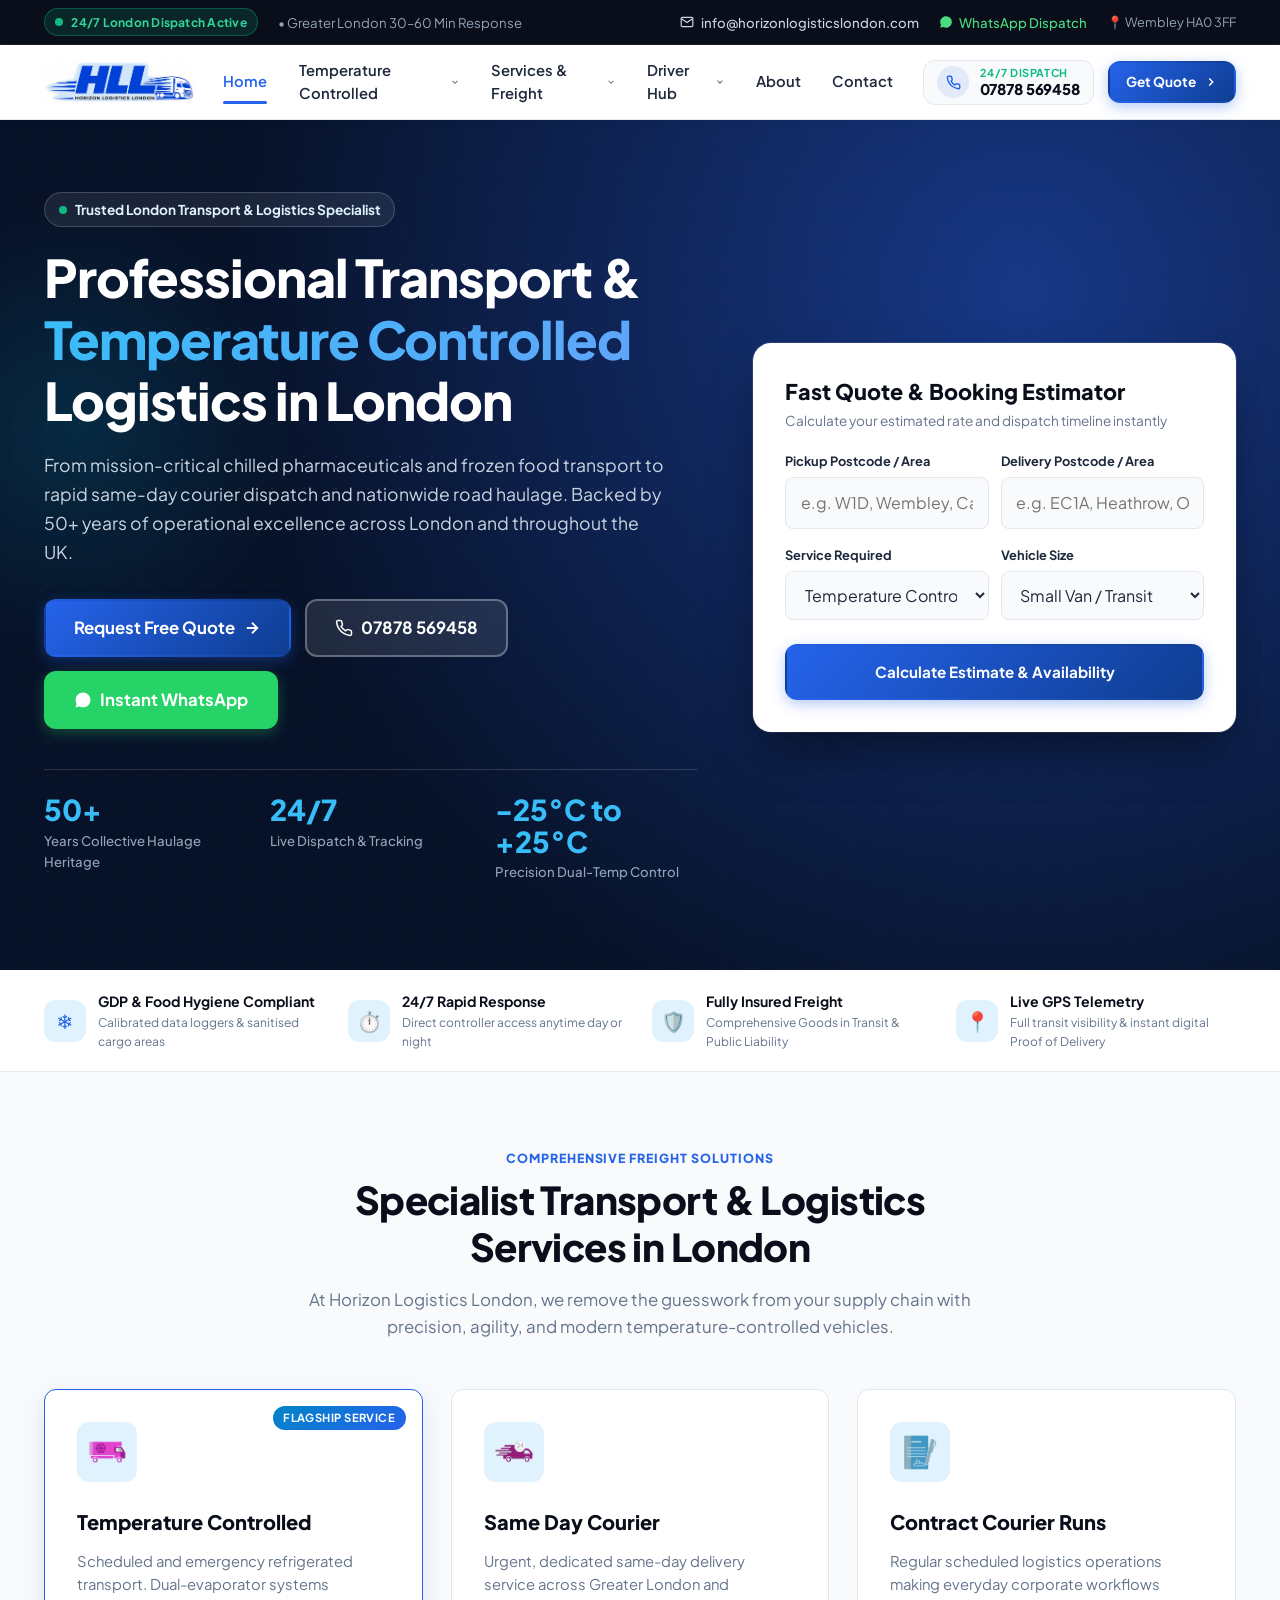
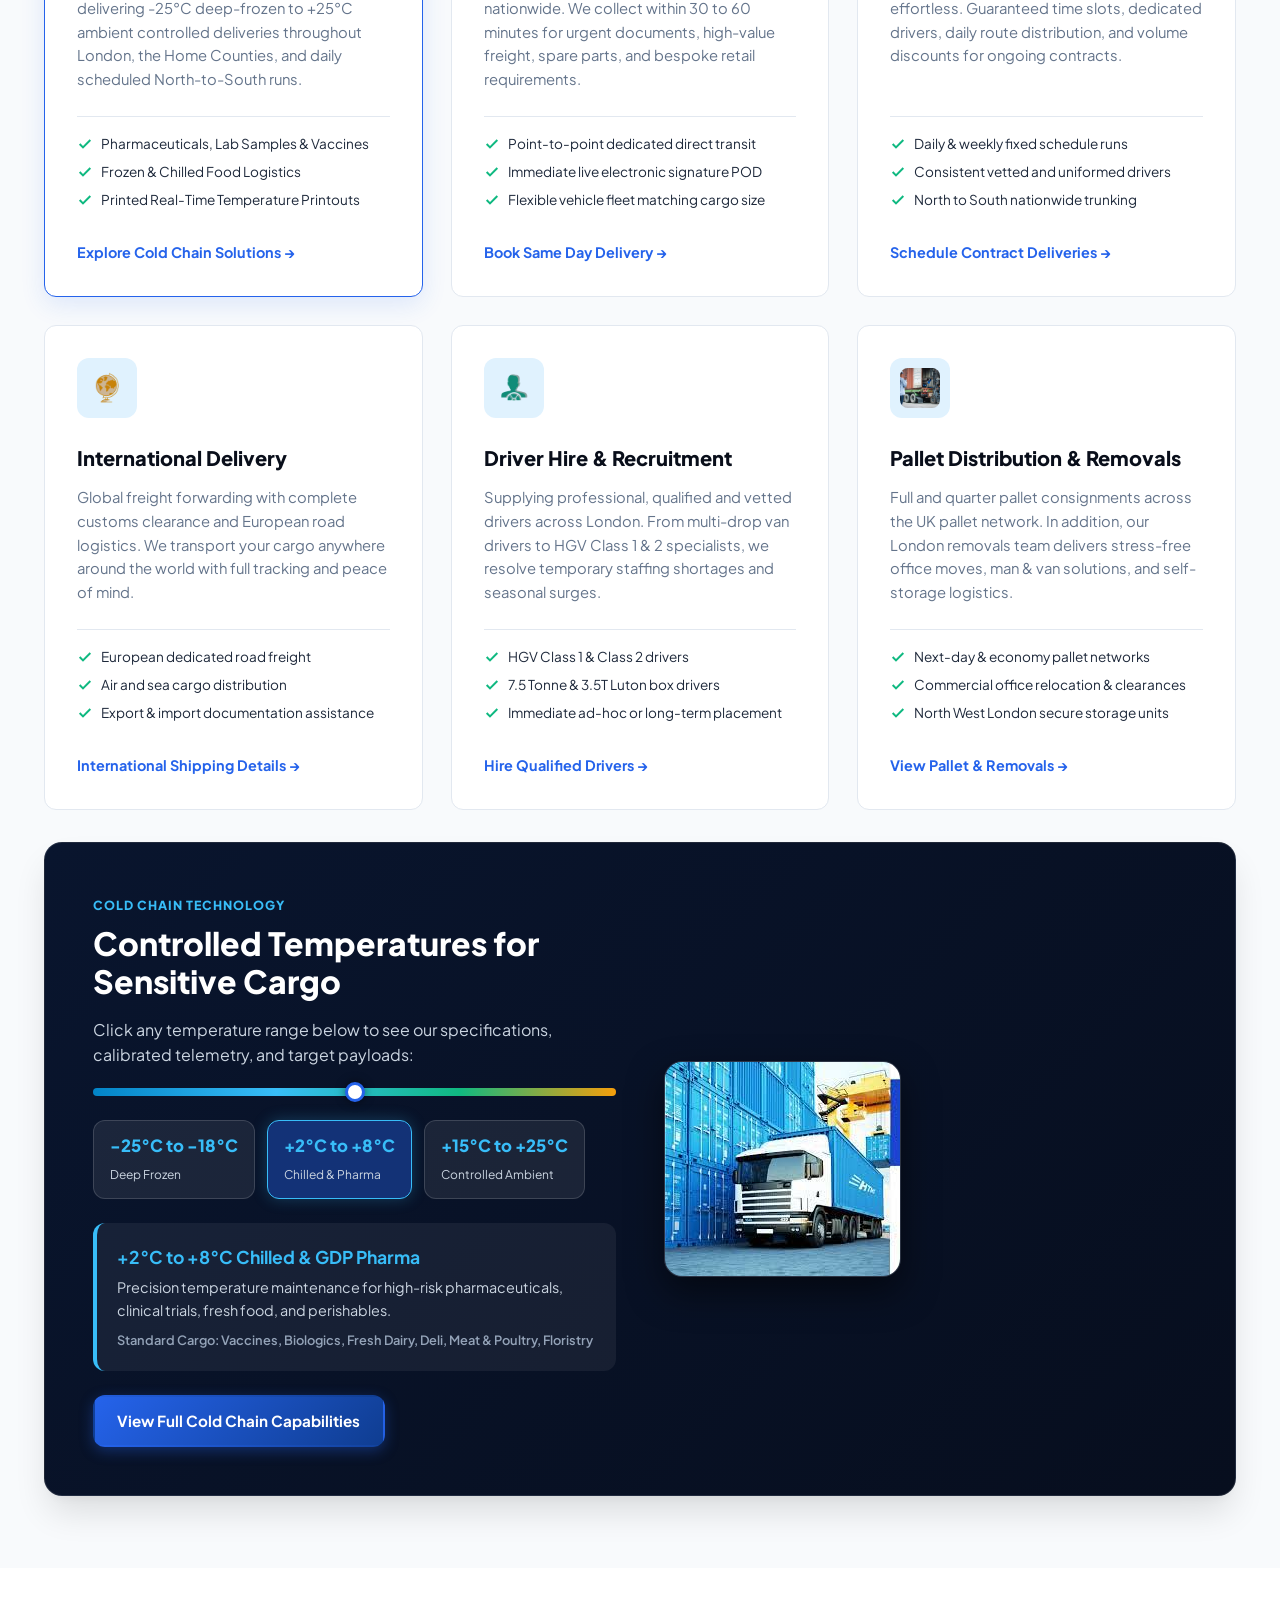
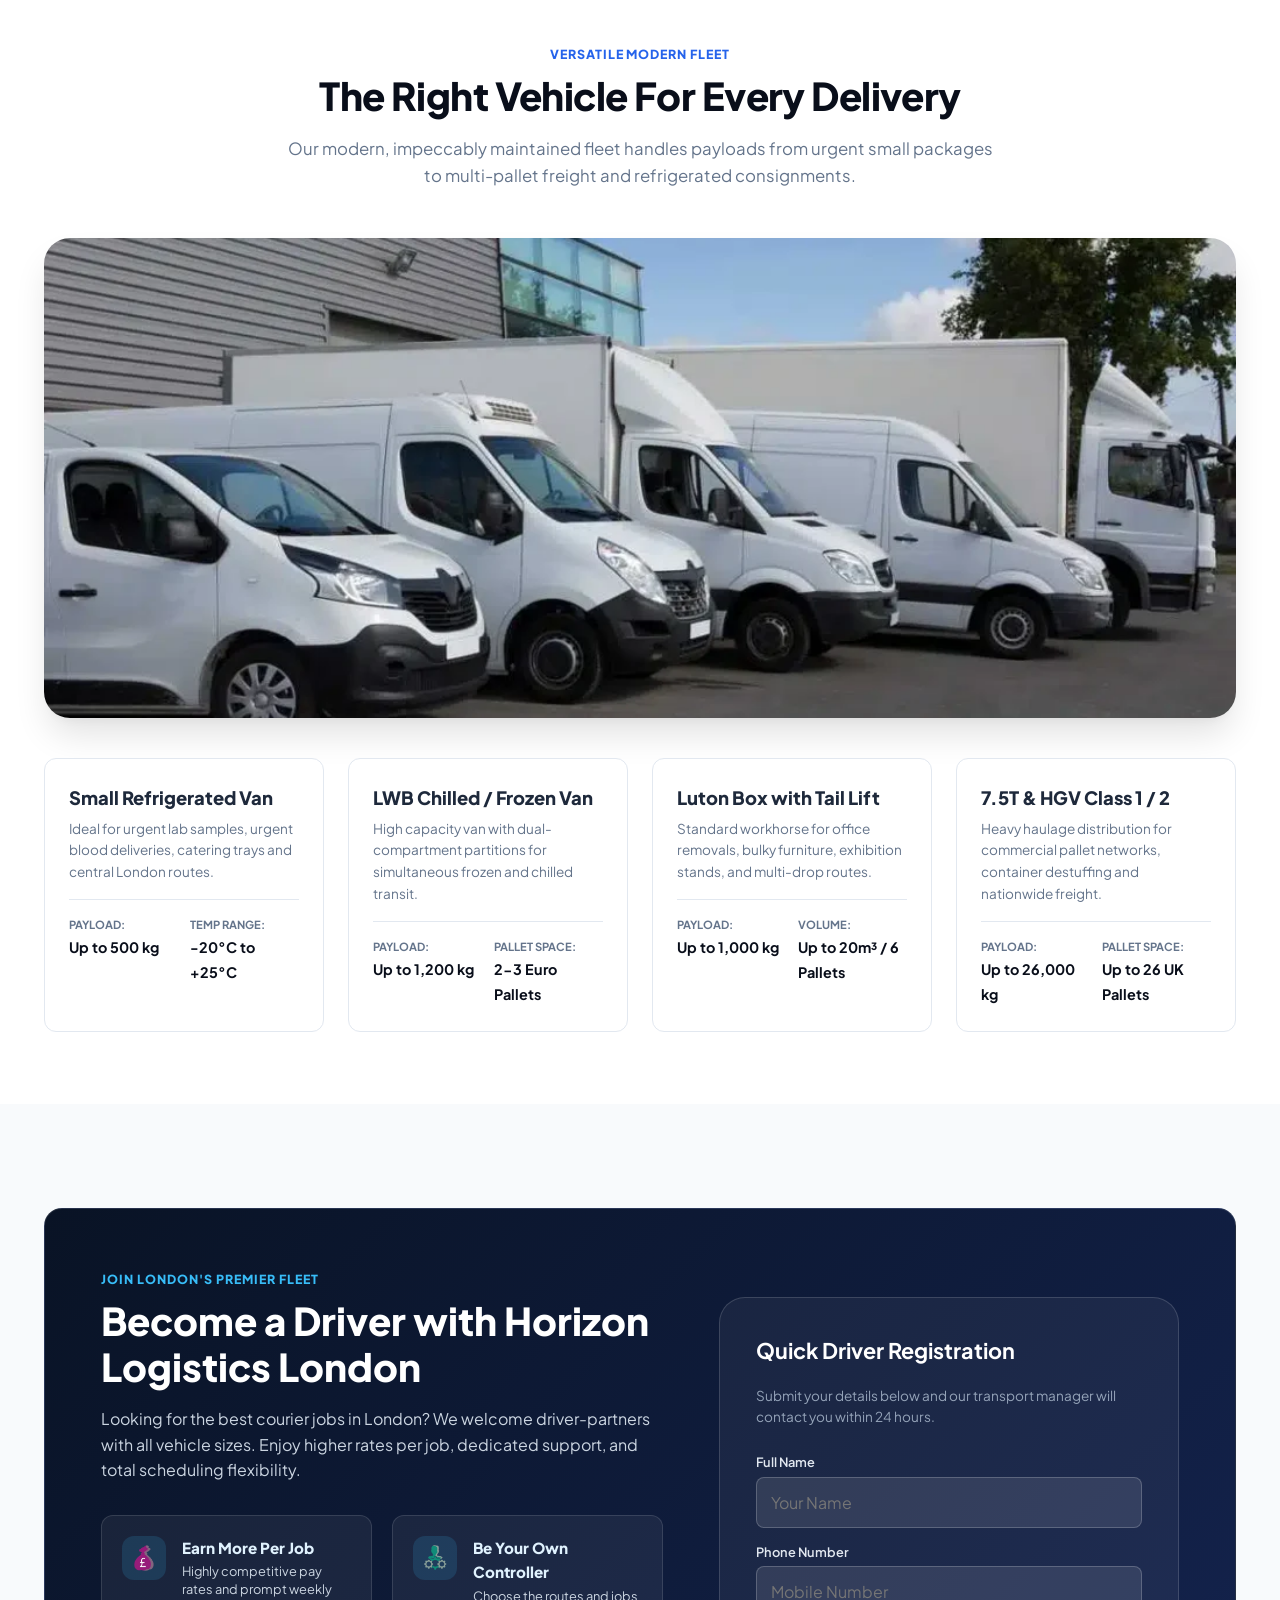
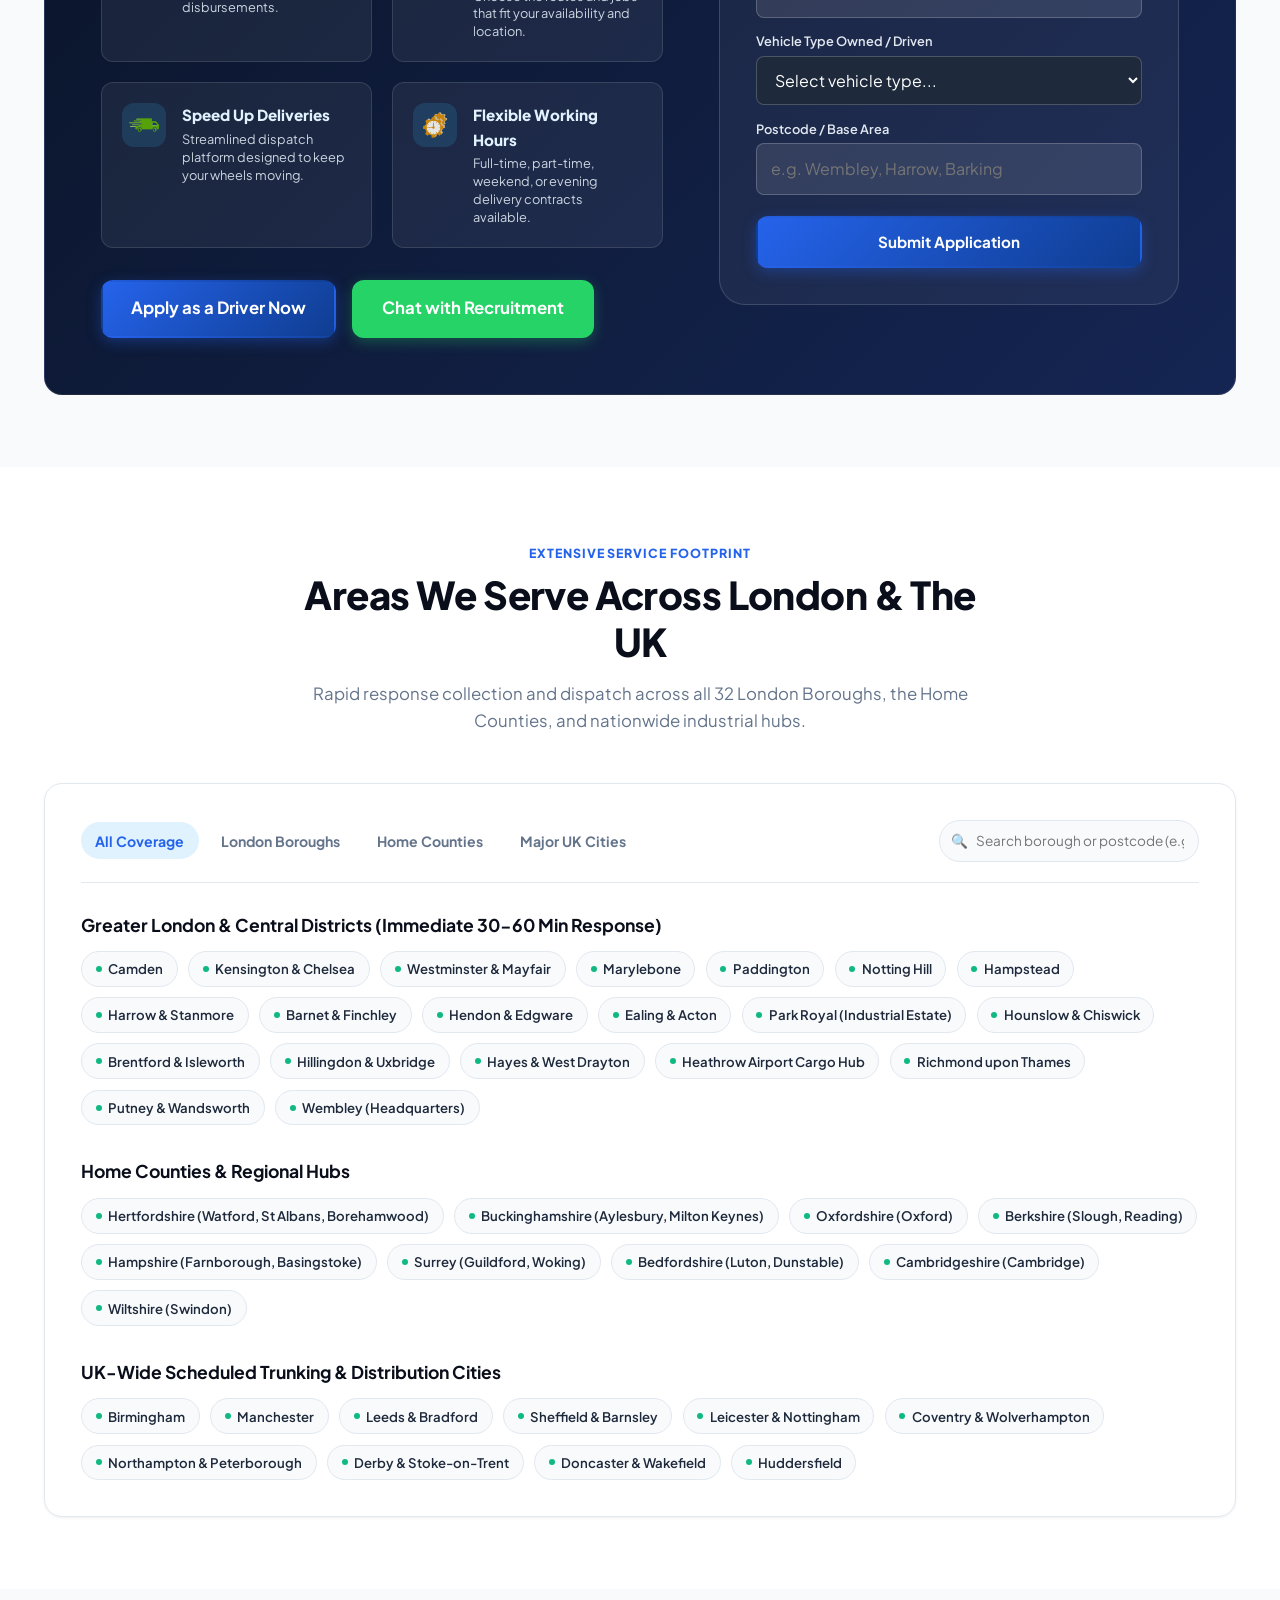
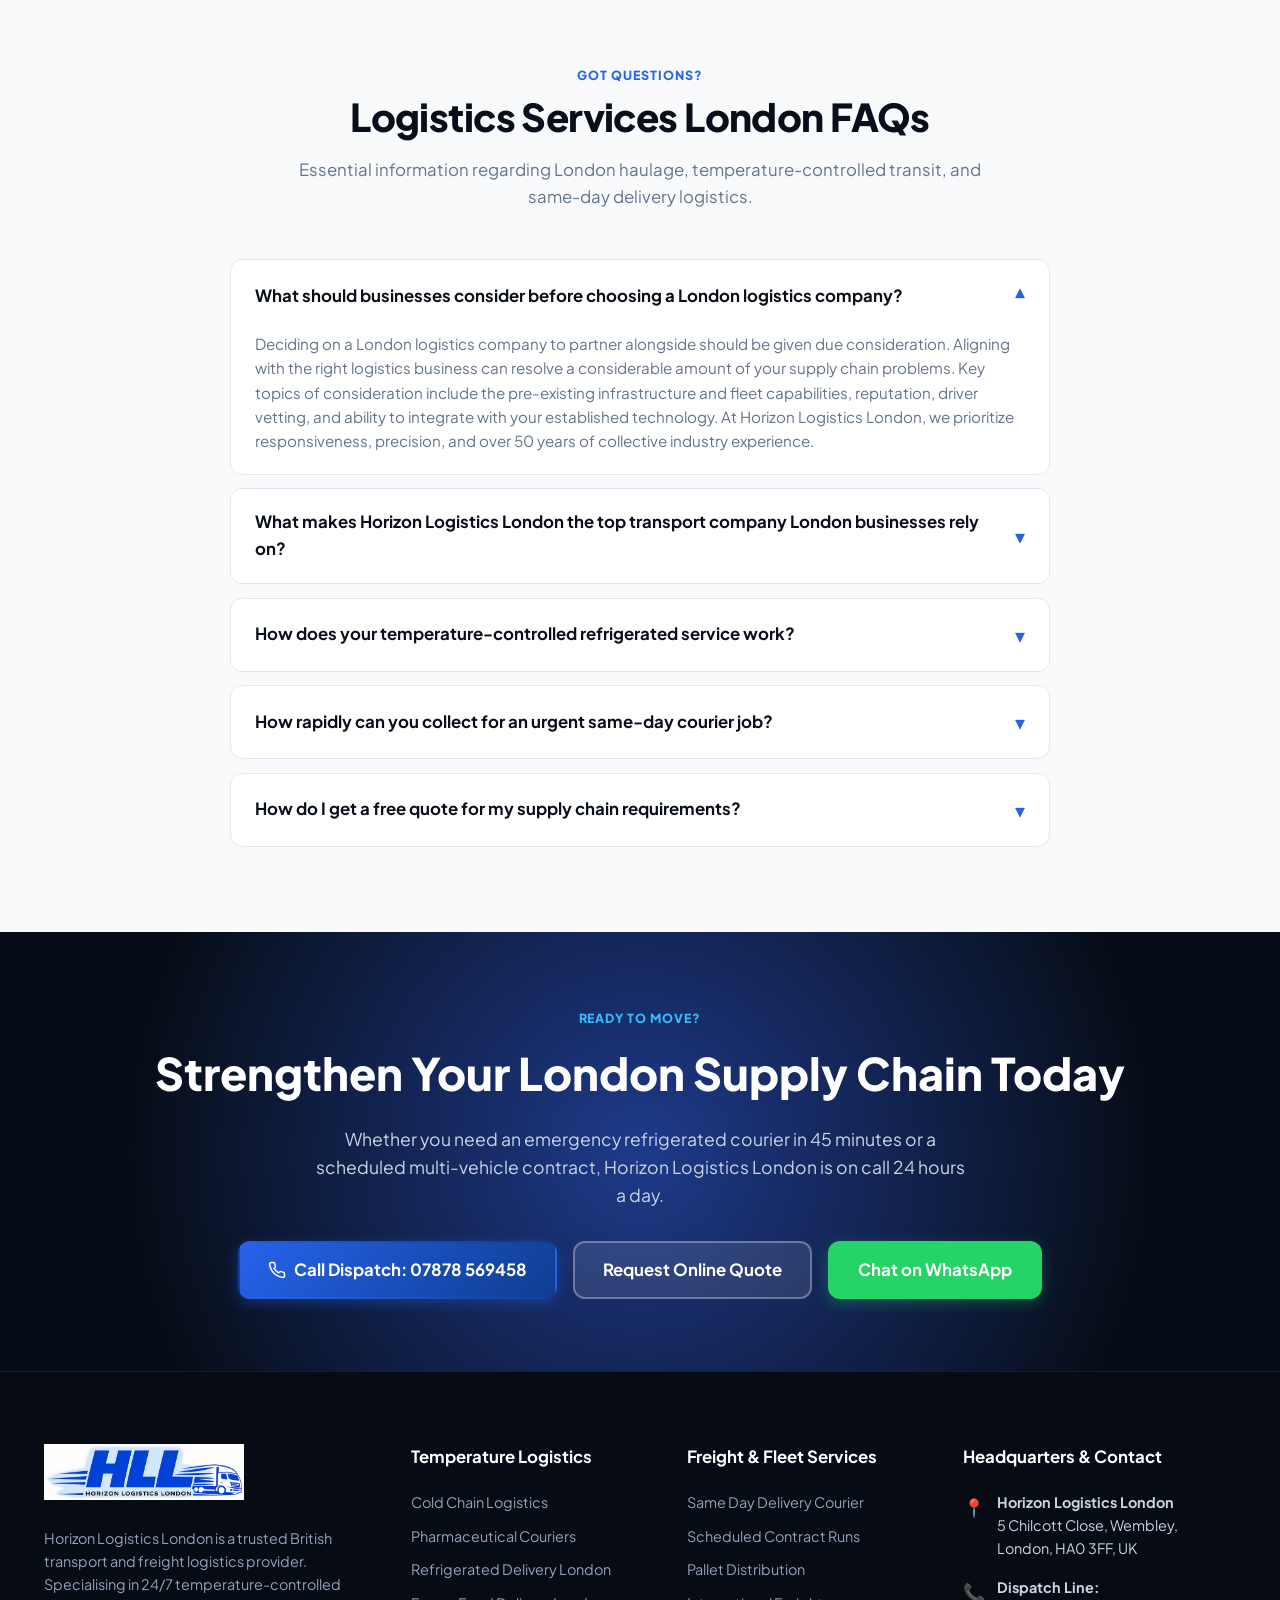
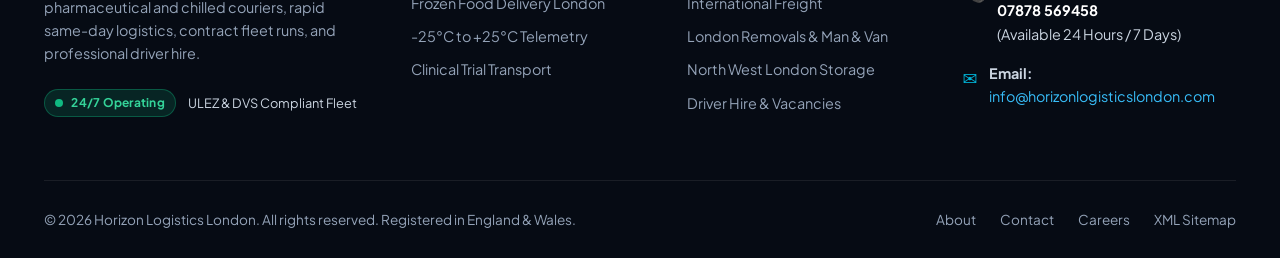
<file: index.html>
<!DOCTYPE html>
<html lang="en-GB">
<head>
  <meta charset="UTF-8">
  <meta name="viewport" content="width=device-width, initial-scale=1.0">
  <title>Horizon Logistics London | Temperature Controlled & Same Day Courier UK</title>
  <meta name="description" content="Horizon Logistics London (HLL) provides 24/7 temperature controlled couriers (-25°C to +25°C), urgent same-day delivery, scheduled contract runs, HGV driver hire, and nationwide pallet distribution across London & the UK.">
  <meta name="keywords" content="refrigerated courier London, cold chain logistics, temperature controlled courier, same day delivery London, pharmaceutical courier London, frozen food delivery London, driver hire London, pallet distribution UK, Horizon Logistics London">
  <meta name="author" content="Horizon Logistics London">
  <link rel="canonical" href="https://horizonlogisticslondon.com/">

  <!-- Open Graph / Facebook -->
  <meta property="og:type" content="website">
  <meta property="og:url" content="https://horizonlogisticslondon.com/">
  <meta property="og:title" content="Horizon Logistics London | Temperature Controlled & Same Day Courier">
  <meta property="og:description" content="London's premier cold chain and urgent same-day courier service. Operating 24/7 with dual-temperature refrigerated vans, Luton fleet, and HGV distribution.">
  <meta property="og:image" content="assets/images/fleet-hero.webp">

  <!-- Twitter -->
  <meta name="twitter:card" content="summary_large_image">
  <meta name="twitter:title" content="Horizon Logistics London | 24/7 Temperature Controlled Courier">
  <meta name="twitter:description" content="Reliable, temperature-controlled courier and haulage services across London and the UK. Free instant quotes.">
  <meta name="twitter:image" content="assets/images/fleet-hero.webp">

  <!-- Favicon -->
  <link rel="icon" type="image/jpeg" href="assets/images/logo-clean.png">

  <!-- Fonts -->
  <link rel="preconnect" href="https://fonts.googleapis.com">
  <link rel="preconnect" href="https://fonts.gstatic.com" crossorigin>
  <link href="https://fonts.googleapis.com/css2?family=Plus+Jakarta+Sans:wght@400;500;600;700;800&display=swap" rel="stylesheet">

  <!-- Stylesheet -->
  <link rel="stylesheet" href="assets/css/style.css">

  <!-- Structured Data JSON-LD for LocalBusiness & LogisticsService -->
  <script type="application/ld+json">
  {
    "@context": "https://schema.org",
    "@graph": [
      {
        "@type": "LogisticsService",
        "@id": "https://horizonlogisticslondon.com/#logistics",
        "name": "Horizon Logistics London",
        "url": "https://horizonlogisticslondon.com/",
        "logo": "https://horizonlogisticslondon.com/assets/images/logo-clean.png",
        "image": "https://horizonlogisticslondon.com/assets/images/fleet-hero.webp",
        "description": "Temperature-controlled refrigerated courier, urgent same-day courier, pharma cold chain, and nationwide road haulage across London and the United Kingdom.",
        "telephone": "+447878569458",
        "email": "info@horizonlogisticslondon.com",
        "priceRange": "££",
        "address": {
          "@type": "PostalAddress",
          "streetAddress": "5 Chilcott Close",
          "addressLocality": "Wembley",
          "addressRegion": "London",
          "postalCode": "HA0 3FF",
          "addressCountry": "GB"
        },
        "geo": {
          "@type": "GeoCoordinates",
          "latitude": 51.5528,
          "longitude": -0.3015
        },
        "openingHoursSpecification": {
          "@type": "OpeningHoursSpecification",
          "dayOfWeek": ["Monday", "Tuesday", "Wednesday", "Thursday", "Friday", "Saturday", "Sunday"],
          "opens": "00:00",
          "closes": "23:59"
        },
        "areaServed": [
          "London", "Camden", "Kensington and Chelsea", "Richmond upon Thames", "Harrow", "Barnet", 
          "Ealing", "Hounslow", "Hillingdon", "Westminster", "Hertfordshire", "Surrey", "United Kingdom"
        ],
        "hasOfferCatalog": {
          "@type": "OfferCatalog",
          "name": "Logistics Services",
          "itemListElement": [
            { "@type": "Offer", "itemOffered": { "@type": "Service", "name": "Temperature Controlled Cold Chain Logistics" } },
            { "@type": "Offer", "itemOffered": { "@type": "Service", "name": "Urgent Same Day Courier Delivery" } },
            { "@type": "Offer", "itemOffered": { "@type": "Service", "name": "Scheduled Courier Contract Runs" } },
            { "@type": "Offer", "itemOffered": { "@type": "Service", "name": "Commercial Driver & HGV Hire" } },
            { "@type": "Offer", "itemOffered": { "@type": "Service", "name": "Pallet Distribution & Removals" } }
          ]
        }
      },
      {
        "@type": "FAQPage",
        "@id": "https://horizonlogisticslondon.com/#faq",
        "mainEntity": [
          {
            "@type": "Question",
            "name": "What should businesses consider before choosing a London logistics company?",
            "acceptedAnswer": {
              "@type": "Answer",
              "text": "When choosing a London transport and logistics partner, consider fleet infrastructure, temperature-controlled capabilities, technology integration, responsiveness, and industry-specific experience. Horizon Logistics London brings over 50 years of collective haulage expertise, ensuring full visibility and seamless delivery."
            }
          },
          {
            "@type": "Question",
            "name": "What temperatures can Horizon Logistics London maintain for deliveries?",
            "acceptedAnswer": {
              "@type": "Answer",
              "text": "Our multi-temperature refrigerated vehicles can maintain strict temperatures ranging from -25°C deep frozen to +25°C ambient controlled, with real-time digital temperature telemetry for pharmaceutical and food safety compliance."
            }
          },
          {
            "@type": "Question",
            "name": "Do you provide urgent 24/7 same day courier service in London?",
            "acceptedAnswer": {
              "@type": "Answer",
              "text": "Yes, Horizon Logistics London operates 24 hours a day, 7 days a week. We offer rapid collection across Greater London (often within 30-60 minutes) for critical parcels, medical samples, and refrigerated cargo."
            }
          }
        ]
      }
    ]
  }
  </script>
</head>
<body>

  <!-- Top Utility Bar -->
    <!-- Top Utility Bar -->
  <aside class="topbar" aria-label="Quick contact and status">
    <div class="container topbar-content">
      <div class="topbar-left">
        <span class="live-pill">
          <span class="pulse-dot"></span> 24/7 London Dispatch Active
        </span>
        <span style="color: #94a3b8;">• Greater London 30–60 Min Response</span>
      </div>
      <div class="topbar-right">
        <a href="mailto:info@horizonlogisticslondon.com" class="topbar-link">
          <svg width="14" height="14" viewBox="0 0 24 24" fill="none" stroke="currentColor" stroke-width="2"><path d="M4 4h16c1.1 0 2 .9 2 2v12c0 1.1-.9 2-2 2H4c-1.1 0-2-.9-2-2V6c0-1.1.9-2 2-2z"/><polyline points="22,6 12,13 2,6"/></svg>
          info@horizonlogisticslondon.com
        </a>
        <a href="https://wa.me/447878569458" target="_blank" rel="noopener" class="topbar-link" style="color: #4ade80;">
          <svg width="14" height="14" viewBox="0 0 24 24" fill="currentColor"><path d="M12.04 2c-5.46 0-9.91 4.45-9.91 9.91 0 1.75.46 3.45 1.32 4.95L2.05 22l5.25-1.38c1.45.79 3.08 1.21 4.74 1.21 5.46 0 9.91-4.45 9.91-9.91 0-2.65-1.03-5.14-2.9-7.01A9.816 9.816 0 0 0 12.04 2z"/></svg>
          WhatsApp Dispatch
        </a>
        <span style="color: #94a3b8; font-size: 0.8rem;">📍 Wembley HA0 3FF</span>
      </div>
    </div>
  </aside>

  <!-- Sticky Main Header -->
  <header class="site-header" id="masthead">
    <div class="container header-inner">
      <a href="index.html" class="brand-logo" aria-label="Horizon Logistics London Home">
        <img src="assets/images/logo-clean.png" alt="Horizon Logistics London HLL Logo" width="180" height="44">
      </a>

      <!-- Desktop Navigation -->
      <nav class="desktop-nav" aria-label="Primary Navigation">
        <a href="index.html" class="nav-link active">Home</a>
        
        <!-- Temperature Controlled Dropdown -->
        <div class="nav-dropdown">
          <a href="cold-chain.html" class="nav-link dropdown-trigger">
            Temperature Controlled
            <svg class="dropdown-chevron" width="12" height="12" viewBox="0 0 24 24" fill="none" stroke="currentColor" stroke-width="2.5"><polyline points="6 9 12 15 18 9"/></svg>
          </a>
          <div class="dropdown-menu">
            <a href="cold-chain.html" class="dropdown-card-item">
              <div class="dropdown-card-icon">❄️</div>
              <div class="dropdown-card-content">
                <div class="dropdown-card-title">Cold Chain Logistics <span class="dropdown-badge">-25°C to +25°C</span></div>
                <span class="dropdown-card-sub">Dual-temp chilled and frozen transportation</span>
              </div>
            </a>
            <a href="cold-chain.html#pharma" class="dropdown-card-item">
              <div class="dropdown-card-icon">💊</div>
              <div class="dropdown-card-content">
                <div class="dropdown-card-title">Pharmaceutical Couriers</div>
                <span class="dropdown-card-sub">GDP-compliant vaccines, clinical &amp; lab samples</span>
              </div>
            </a>
            <a href="cold-chain.html#frozen" class="dropdown-card-item">
              <div class="dropdown-card-icon">🍦</div>
              <div class="dropdown-card-content">
                <div class="dropdown-card-title">Frozen Food Delivery London</div>
                <span class="dropdown-card-sub">Sub-zero -18°C distribution for food &amp; dining</span>
              </div>
            </a>
            <a href="cold-chain.html#refrigerated" class="dropdown-card-item">
              <div class="dropdown-card-icon">🚐</div>
              <div class="dropdown-card-content">
                <div class="dropdown-card-title">Refrigerated Same-Day Van</div>
                <span class="dropdown-card-sub">Emergency 30-60 min rapid temperature dispatch</span>
              </div>
            </a>
          </div>
        </div>

        <!-- Services & Freight Dropdown -->
        <div class="nav-dropdown">
          <a href="services.html" class="nav-link dropdown-trigger">
            Services &amp; Freight
            <svg class="dropdown-chevron" width="12" height="12" viewBox="0 0 24 24" fill="none" stroke="currentColor" stroke-width="2.5"><polyline points="6 9 12 15 18 9"/></svg>
          </a>
          <div class="dropdown-menu wide-menu">
            <a href="same-day-courier.html" class="dropdown-card-item">
              <div class="dropdown-card-icon">⚡</div>
              <div class="dropdown-card-content">
                <div class="dropdown-card-title">Same Day Courier <span class="dropdown-badge">Urgent</span></div>
                <span class="dropdown-card-sub">Dedicated 30-60 min point-to-point transit</span>
              </div>
            </a>
            <a href="services.html#contract-runs" class="dropdown-card-item">
              <div class="dropdown-card-icon">🗓️</div>
              <div class="dropdown-card-content">
                <div class="dropdown-card-title">Contract Courier Runs</div>
                <span class="dropdown-card-sub">Daily scheduled North to South UK trunking</span>
              </div>
            </a>
            <a href="services.html#pallet" class="dropdown-card-item">
              <div class="dropdown-card-icon">📦</div>
              <div class="dropdown-card-content">
                <div class="dropdown-card-title">Pallet Distribution</div>
                <span class="dropdown-card-sub">Full, half &amp; quarter loads nationwide</span>
              </div>
            </a>
            <a href="services.html#removals" class="dropdown-card-item">
              <div class="dropdown-card-icon">🚚</div>
              <div class="dropdown-card-content">
                <div class="dropdown-card-title">Office &amp; Home Removals</div>
                <span class="dropdown-card-sub">Commercial moves &amp; London man with a van</span>
              </div>
            </a>
            <a href="services.html#storage" class="dropdown-card-item">
              <div class="dropdown-card-icon">🏢</div>
              <div class="dropdown-card-content">
                <div class="dropdown-card-title">London Storage Units</div>
                <span class="dropdown-card-sub">Secure 24/7 North West London warehousing</span>
              </div>
            </a>
            <a href="services.html#international" class="dropdown-card-item">
              <div class="dropdown-card-icon">🌍</div>
              <div class="dropdown-card-content">
                <div class="dropdown-card-title">International Freight</div>
                <span class="dropdown-card-sub">European road freight &amp; customs clearance</span>
              </div>
            </a>
            <a href="services.html#parcels" class="dropdown-card-item" style="grid-column: span 2;">
              <div class="dropdown-card-icon">🏷️</div>
              <div class="dropdown-card-content">
                <div class="dropdown-card-title">Competitive Parcel Rates</div>
                <span class="dropdown-card-sub">Discounted multi-drop solutions for eCommerce and wholesale businesses</span>
              </div>
            </a>
          </div>
        </div>

        <!-- Driver Hub Dropdown -->
        <div class="nav-dropdown">
          <a href="driver-hire.html" class="nav-link dropdown-trigger">
            Driver Hub
            <svg class="dropdown-chevron" width="12" height="12" viewBox="0 0 24 24" fill="none" stroke="currentColor" stroke-width="2.5"><polyline points="6 9 12 15 18 9"/></svg>
          </a>
          <div class="dropdown-menu">
            <a href="driver-hire.html" class="dropdown-card-item">
              <div class="dropdown-card-icon">💼</div>
              <div class="dropdown-card-content">
                <div class="dropdown-card-title">Courier Vacancies <span class="dropdown-badge">Hiring</span></div>
                <span class="dropdown-card-sub">Top pay, flexible hours, all vehicle sizes</span>
              </div>
            </a>
            <a href="driver-hire.html#hire-drivers" class="dropdown-card-item">
              <div class="dropdown-card-icon">🚛</div>
              <div class="dropdown-card-content">
                <div class="dropdown-card-title">Commercial Driver Hire</div>
                <span class="dropdown-card-sub">HGV Class 1, Class 2 &amp; 7.5T relief staffing</span>
              </div>
            </a>
          </div>
        </div>

        <a href="about.html" class="nav-link">About</a>
        <a href="contact.html" class="nav-link">Contact</a>
      </nav>

      <!-- Action Area: Sleek Phone Widget + High-Impact Quote CTA -->
      <div class="header-cta-group">
        <a href="tel:+447878569458" class="header-phone-widget" title="Call 24/7 Dispatch">
          <div class="header-phone-icon">
            <svg width="15" height="15" viewBox="0 0 24 24" fill="none" stroke="currentColor" stroke-width="2.2"><path d="M22 16.92v3a2 2 0 0 1-2.18 2 19.79 19.79 0 0 1-8.63-3.07 19.5 19.5 0 0 1-6-6 19.79 19.79 0 0 1-3.07-8.67A2 2 0 0 1 4.11 2h3a2 2 0 0 1 2 1.72 12.84 12.84 0 0 0 .7 2.81 2 2 0 0 1-.45 2.11L8.09 9.91a16 16 0 0 0 6 6l1.27-1.27a2 2 0 0 1 2.11-.45 12.84 12.84 0 0 0 2.81.7A2 2 0 0 1 22 16.92z"/></svg>
          </div>
          <div class="header-phone-text">
            <span class="header-phone-sub">24/7 Dispatch</span>
            <span class="header-phone-num">07878 569458</span>
          </div>
        </a>

        <button class="btn btn-primary btn-sm open-quote-modal">
          <span>Get Quote</span>
          <svg width="14" height="14" viewBox="0 0 24 24" fill="none" stroke="currentColor" stroke-width="2.5"><polyline points="9 18 15 12 9 6"/></svg>
        </button>

        <button class="mobile-toggle" id="mobileMenuToggle" aria-label="Open Navigation Menu">
          <span></span>
          <span></span>
          <span></span>
        </button>
      </div>
    </div>
  </header>

    <!-- Mobile Offcanvas Drawer -->
  <div class="modal-overlay" id="drawerOverlay"></div>
  <aside class="mobile-drawer" id="mobileDrawer" aria-label="Mobile Navigation Menu">
    <div class="mobile-drawer-header">
      <img src="assets/images/logo-clean.png" alt="Horizon Logistics London" width="140">
      <button class="drawer-close-btn" id="closeDrawer" aria-label="Close Mobile Menu">&times;</button>
    </div>

    <div class="mobile-drawer-nav">
      <a href="index.html" class="drawer-link">Home</a>

      <!-- Temperature Controlled Accordion -->
      <div>
        <button class="drawer-link drawer-accordion-btn" data-target="drawerTempSubmenu">
          <span>❄️ Temperature Controlled</span>
          <span class="drawer-chevron" style="transition: transform 0.2s;">▾</span>
        </button>
        <div class="drawer-submenu" id="drawerTempSubmenu">
          <a href="cold-chain.html" class="drawer-sublink">Cold Chain Logistics (-25°C to +25°C)</a>
          <a href="cold-chain.html#pharma" class="drawer-sublink">Pharmaceutical &amp; Lab Couriers</a>
          <a href="cold-chain.html#frozen" class="drawer-sublink">Frozen Food Delivery London</a>
          <a href="cold-chain.html#refrigerated" class="drawer-sublink">Emergency Refrigerated Van</a>
        </div>
      </div>

      <!-- Services & Freight Accordion -->
      <div>
        <button class="drawer-link drawer-accordion-btn" data-target="drawerServicesSubmenu">
          <span>📦 Services &amp; Freight</span>
          <span class="drawer-chevron" style="transition: transform 0.2s;">▾</span>
        </button>
        <div class="drawer-submenu" id="drawerServicesSubmenu">
          <a href="same-day-courier.html" class="drawer-sublink">⚡ Same Day Courier (30-60m collection)</a>
          <a href="services.html#contract-runs" class="drawer-sublink">🗓️ Scheduled Contract Runs</a>
          <a href="services.html#pallet" class="drawer-sublink">📦 Pallet Distribution UK</a>
          <a href="services.html#removals" class="drawer-sublink">🚚 Office &amp; Home Removals</a>
          <a href="services.html#storage" class="drawer-sublink">🏢 North West London Storage</a>
          <a href="services.html#international" class="drawer-sublink">🌍 International Freight Forwarding</a>
          <a href="services.html#parcels" class="drawer-sublink">🏷️ Competitive Parcel Rates</a>
        </div>
      </div>

      <!-- Driver Hub Accordion -->
      <div>
        <button class="drawer-link drawer-accordion-btn" data-target="drawerDriverSubmenu">
          <span>💼 Driver Hub</span>
          <span class="drawer-chevron" style="transition: transform 0.2s;">▾</span>
        </button>
        <div class="drawer-submenu" id="drawerDriverSubmenu">
          <a href="driver-hire.html" class="drawer-sublink">Courier Vacancies (Apply Now)</a>
          <a href="driver-hire.html#hire-drivers" class="drawer-sublink">Commercial Driver Hire (HGV &amp; 7.5T)</a>
        </div>
      </div>

      <a href="about.html" class="drawer-link">About Horizon</a>
      <a href="contact.html" class="drawer-link">Contact &amp; Headquarters</a>
    </div>

    <!-- Quick Action Card inside Drawer -->
    <div style="margin-top: auto; padding-top: 1.5rem; border-top: 1px solid var(--border-light); display: flex; flex-direction: column; gap: 0.75rem;">
      <a href="tel:+447878569458" class="btn btn-call" style="width: 100%;">
        📞 Call 07878 569458
      </a>
      <a href="https://wa.me/447878569458" target="_blank" rel="noopener" class="btn btn-whatsapp" style="width: 100%;">
        💬 WhatsApp Dispatch
      </a>
      <button class="btn btn-primary open-quote-modal" style="width: 100%;">
        Request Online Quote
      </button>
    </div>
  </aside>

  <main>
    <!-- HERO SECTION -->
    <section class="hero">
      <div class="container">
        <div class="hero-grid">
          <div>
            <div class="hero-badge">
              <span class="pulse-dot"></span> Trusted London Transport & Logistics Specialist
            </div>
            <h1 class="hero-title">
              Professional Transport &amp; <span class="highlight">Temperature Controlled</span> Logistics in London
            </h1>
            <p class="hero-desc">
              From mission-critical chilled pharmaceuticals and frozen food transport to rapid same-day courier dispatch and nationwide road haulage. Backed by 50+ years of operational excellence across London and throughout the UK.
            </p>
            <div class="hero-cta-bar">
              <button class="btn btn-primary btn-lg open-quote-modal">
                Request Free Quote
                <svg width="18" height="18" viewBox="0 0 24 24" fill="none" stroke="currentColor" stroke-width="2.5"><line x1="5" y1="12" x2="19" y2="12"/><polyline points="12 5 19 12 12 19"/></svg>
              </button>
              <a href="tel:+447878569458" class="btn btn-secondary btn-lg" style="color: #ffffff; background: rgba(255,255,255,0.1); border-color: rgba(255,255,255,0.3);">
                <svg width="18" height="18" viewBox="0 0 24 24" fill="none" stroke="currentColor" stroke-width="2"><path d="M22 16.92v3a2 2 0 0 1-2.18 2 19.79 19.79 0 0 1-8.63-3.07 19.5 19.5 0 0 1-6-6 19.79 19.79 0 0 1-3.07-8.67A2 2 0 0 1 4.11 2h3a2 2 0 0 1 2 1.72 12.84 12.84 0 0 0 .7 2.81 2 2 0 0 1-.45 2.11L8.09 9.91a16 16 0 0 0 6 6l1.27-1.27a2 2 0 0 1 2.11-.45 12.84 12.84 0 0 0 2.81.7A2 2 0 0 1 22 16.92z"/></svg>
                07878 569458
              </a>
              <a href="https://wa.me/447878569458" target="_blank" rel="noopener" class="btn btn-whatsapp btn-lg">
                <svg width="18" height="18" viewBox="0 0 24 24" fill="currentColor"><path d="M12.04 2c-5.46 0-9.91 4.45-9.91 9.91 0 1.75.46 3.45 1.32 4.95L2.05 22l5.25-1.38c1.45.79 3.08 1.21 4.74 1.21 5.46 0 9.91-4.45 9.91-9.91 0-2.65-1.03-5.14-2.9-7.01A9.816 9.816 0 0 0 12.04 2z"/></svg>
                Instant WhatsApp
              </a>
            </div>
            
            <div class="hero-stats">
              <div class="hero-stat-item">
                <h3>50+</h3>
                <p>Years Collective Haulage Heritage</p>
              </div>
              <div class="hero-stat-item">
                <h3>24/7</h3>
                <p>Live Dispatch & Tracking</p>
              </div>
              <div class="hero-stat-item">
                <h3>-25°C to +25°C</h3>
                <p>Precision Dual-Temp Control</p>
              </div>
            </div>
          </div>

          <!-- Interactive Instant Quote Estimator Card -->
          <div class="hero-quote-card">
            <div class="quote-card-header">
              <h3>Fast Quote &amp; Booking Estimator</h3>
              <p>Calculate your estimated rate and dispatch timeline instantly</p>
            </div>
            <form id="instantQuoteForm">
              <div class="quote-form-grid">
                <div class="form-row">
                  <div class="form-group">
                    <label class="form-label" for="calcPickup">Pickup Postcode / Area</label>
                    <input type="text" id="calcPickup" class="form-input" placeholder="e.g. W1D, Wembley, Camden" required>
                  </div>
                  <div class="form-group">
                    <label class="form-label" for="calcDropoff">Delivery Postcode / Area</label>
                    <input type="text" id="calcDropoff" class="form-input" placeholder="e.g. EC1A, Heathrow, Oxford" required>
                  </div>
                </div>

                <div class="form-row">
                  <div class="form-group">
                    <label class="form-label" for="calcService">Service Required</label>
                    <select id="calcService" class="form-select">
                      <option value="temp-control">Temperature Controlled (Chilled/Frozen)</option>
                      <option value="same-day">Same Day Urgent Courier</option>
                      <option value="contract">Scheduled Contract Run</option>
                      <option value="pallet">Pallet Distribution</option>
                      <option value="driver">Driver Hire / Logistics Staff</option>
                    </select>
                  </div>
                  <div class="form-group">
                    <label class="form-label" for="calcVehicle">Vehicle Size</label>
                    <select id="calcVehicle" class="form-select">
                      <option value="small-van">Small Van / Transit</option>
                      <option value="lwb">LWB Refrigerated Van</option>
                      <option value="luton">Luton Box with Tail Lift</option>
                      <option value="hgv">7.5T / HGV Class 1 & 2</option>
                    </select>
                  </div>
                </div>

                <button type="submit" class="btn btn-primary" style="width: 100%; margin-top: 0.5rem; padding: 0.85rem;">
                  Calculate Estimate &amp; Availability
                </button>
              </div>
            </form>

            <!-- Dynamic Result Box -->
            <div id="quoteResult" style="display: none; margin-top: 1.25rem; padding: 1.25rem; background: var(--bg-light); border-radius: var(--radius-md); border: 1px solid var(--border-light);">
              <div style="display: flex; justify-content: space-between; align-items: center; margin-bottom: 0.5rem;">
                <span style="font-size: 0.85rem; font-weight: 600; color: var(--text-muted);">Estimated Rate:</span>
                <span id="quotePriceDisplay" style="font-size: 1.25rem; font-weight: 800; color: var(--accent-blue);">From £65 + VAT</span>
              </div>
              <div style="display: flex; justify-content: space-between; align-items: center; margin-bottom: 1rem;">
                <span style="font-size: 0.85rem; font-weight: 600; color: var(--text-muted);">Dispatch SLA:</span>
                <span id="quoteEtaDisplay" style="font-size: 0.85rem; font-weight: 700; color: var(--success);">30-60 Min Response</span>
              </div>
              <div style="display: grid; grid-template-columns: 1fr 1fr; gap: 0.5rem;">
                <a id="quoteWhatsAppBtn" href="#" target="_blank" rel="noopener" class="btn btn-whatsapp btn-sm" style="width: 100%;">
                  Book on WhatsApp
                </a>
                <a href="tel:+447878569458" class="btn btn-call btn-sm" style="width: 100%;">
                  Call Dispatch
                </a>
              </div>
            </div>
          </div>
        </div>
      </div>
    </section>

    <!-- TRUST STRIP -->
    <section class="trust-strip">
      <div class="container">
        <div class="trust-grid">
          <div class="trust-item">
            <div class="trust-icon">❄️</div>
            <div class="trust-text">
              <h4>GDP &amp; Food Hygiene Compliant</h4>
              <p>Calibrated data loggers & sanitised cargo areas</p>
            </div>
          </div>
          <div class="trust-item">
            <div class="trust-icon">⏱️</div>
            <div class="trust-text">
              <h4>24/7 Rapid Response</h4>
              <p>Direct controller access anytime day or night</p>
            </div>
          </div>
          <div class="trust-item">
            <div class="trust-icon">🛡️</div>
            <div class="trust-text">
              <h4>Fully Insured Freight</h4>
              <p>Comprehensive Goods in Transit & Public Liability</p>
            </div>
          </div>
          <div class="trust-item">
            <div class="trust-icon">📍</div>
            <div class="trust-text">
              <h4>Live GPS Telemetry</h4>
              <p>Full transit visibility & instant digital Proof of Delivery</p>
            </div>
          </div>
        </div>
      </div>
    </section>

    <!-- WHAT WE DO & CORE SERVICES -->
    <section class="section section-gray" id="services">
      <div class="container">
        <div class="section-header">
          <span class="section-tag">Comprehensive Freight Solutions</span>
          <h2 class="section-title">Specialist Transport &amp; Logistics Services in London</h2>
          <p class="section-subtitle">
            At Horizon Logistics London, we remove the guesswork from your supply chain with precision, agility, and modern temperature-controlled vehicles.
          </p>
        </div>

        <div class="services-grid">
          <!-- Service 1: Temperature Controlled -->
          <article class="service-card featured">
            <span class="service-badge">Flagship Service</span>
            <div class="service-icon-box">
              <img src="assets/images/icon-chilled.webp" alt="Temperature Controlled Courier Icon">
            </div>
            <h3>Temperature Controlled</h3>
            <p>
              Scheduled and emergency refrigerated transport. Dual-evaporator systems delivering -25°C deep-frozen to +25°C ambient controlled deliveries throughout London, the Home Counties, and daily scheduled North-to-South runs.
            </p>
            <div class="service-features">
              <div class="service-feature-item">
                <svg width="16" height="16" viewBox="0 0 24 24" fill="none" stroke="currentColor" stroke-width="3"><polyline points="20 6 9 17 4 12"/></svg>
                <span>Pharmaceuticals, Lab Samples &amp; Vaccines</span>
              </div>
              <div class="service-feature-item">
                <svg width="16" height="16" viewBox="0 0 24 24" fill="none" stroke="currentColor" stroke-width="3"><polyline points="20 6 9 17 4 12"/></svg>
                <span>Frozen &amp; Chilled Food Logistics</span>
              </div>
              <div class="service-feature-item">
                <svg width="16" height="16" viewBox="0 0 24 24" fill="none" stroke="currentColor" stroke-width="3"><polyline points="20 6 9 17 4 12"/></svg>
                <span>Printed Real-Time Temperature Printouts</span>
              </div>
            </div>
            <a href="cold-chain.html" class="card-link">
              Explore Cold Chain Solutions &rarr;
            </a>
          </article>

          <!-- Service 2: Same Day Courier -->
          <article class="service-card">
            <div class="service-icon-box">
              <img src="assets/images/icon-same-day.webp" alt="Same Day Courier Icon">
            </div>
            <h3>Same Day Courier</h3>
            <p>
              Urgent, dedicated same-day delivery service across Greater London and nationwide. We collect within 30 to 60 minutes for urgent documents, high-value freight, spare parts, and bespoke retail requirements.
            </p>
            <div class="service-features">
              <div class="service-feature-item">
                <svg width="16" height="16" viewBox="0 0 24 24" fill="none" stroke="currentColor" stroke-width="3"><polyline points="20 6 9 17 4 12"/></svg>
                <span>Point-to-point dedicated direct transit</span>
              </div>
              <div class="service-feature-item">
                <svg width="16" height="16" viewBox="0 0 24 24" fill="none" stroke="currentColor" stroke-width="3"><polyline points="20 6 9 17 4 12"/></svg>
                <span>Immediate live electronic signature POD</span>
              </div>
              <div class="service-feature-item">
                <svg width="16" height="16" viewBox="0 0 24 24" fill="none" stroke="currentColor" stroke-width="3"><polyline points="20 6 9 17 4 12"/></svg>
                <span>Flexible vehicle fleet matching cargo size</span>
              </div>
            </div>
            <a href="same-day-courier.html" class="card-link">
              Book Same Day Delivery &rarr;
            </a>
          </article>

          <!-- Service 3: Contract Runs -->
          <article class="service-card">
            <div class="service-icon-box">
              <img src="assets/images/icon-contract.webp" alt="Contract Courier Runs Icon">
            </div>
            <h3>Contract Courier Runs</h3>
            <p>
              Regular scheduled logistics operations making everyday corporate workflows effortless. Guaranteed time slots, dedicated drivers, daily route distribution, and volume discounts for ongoing contracts.
            </p>
            <div class="service-features">
              <div class="service-feature-item">
                <svg width="16" height="16" viewBox="0 0 24 24" fill="none" stroke="currentColor" stroke-width="3"><polyline points="20 6 9 17 4 12"/></svg>
                <span>Daily &amp; weekly fixed schedule runs</span>
              </div>
              <div class="service-feature-item">
                <svg width="16" height="16" viewBox="0 0 24 24" fill="none" stroke="currentColor" stroke-width="3"><polyline points="20 6 9 17 4 12"/></svg>
                <span>Consistent vetted and uniformed drivers</span>
              </div>
              <div class="service-feature-item">
                <svg width="16" height="16" viewBox="0 0 24 24" fill="none" stroke="currentColor" stroke-width="3"><polyline points="20 6 9 17 4 12"/></svg>
                <span>North to South nationwide trunking</span>
              </div>
            </div>
            <a href="services.html#contract-runs" class="card-link">
              Schedule Contract Deliveries &rarr;
            </a>
          </article>

          <!-- Service 4: International Delivery -->
          <article class="service-card">
            <div class="service-icon-box">
              <img src="assets/images/icon-international.webp" alt="International Deliveries Icon">
            </div>
            <h3>International Delivery</h3>
            <p>
              Global freight forwarding with complete customs clearance and European road logistics. We transport your cargo anywhere around the world with full tracking and peace of mind.
            </p>
            <div class="service-features">
              <div class="service-feature-item">
                <svg width="16" height="16" viewBox="0 0 24 24" fill="none" stroke="currentColor" stroke-width="3"><polyline points="20 6 9 17 4 12"/></svg>
                <span>European dedicated road freight</span>
              </div>
              <div class="service-feature-item">
                <svg width="16" height="16" viewBox="0 0 24 24" fill="none" stroke="currentColor" stroke-width="3"><polyline points="20 6 9 17 4 12"/></svg>
                <span>Air and sea cargo distribution</span>
              </div>
              <div class="service-feature-item">
                <svg width="16" height="16" viewBox="0 0 24 24" fill="none" stroke="currentColor" stroke-width="3"><polyline points="20 6 9 17 4 12"/></svg>
                <span>Export &amp; import documentation assistance</span>
              </div>
            </div>
            <a href="services.html#international" class="card-link">
              International Shipping Details &rarr;
            </a>
          </article>

          <!-- Service 5: Driver Hire & Logistics Recruitment -->
          <article class="service-card">
            <div class="service-icon-box">
              <img src="assets/images/icon-driver-hire.webp" alt="Driver Hire Icon">
            </div>
            <h3>Driver Hire &amp; Recruitment</h3>
            <p>
              Supplying professional, qualified and vetted drivers across London. From multi-drop van drivers to HGV Class 1 & 2 specialists, we resolve temporary staffing shortages and seasonal surges.
            </p>
            <div class="service-features">
              <div class="service-feature-item">
                <svg width="16" height="16" viewBox="0 0 24 24" fill="none" stroke="currentColor" stroke-width="3"><polyline points="20 6 9 17 4 12"/></svg>
                <span>HGV Class 1 &amp; Class 2 drivers</span>
              </div>
              <div class="service-feature-item">
                <svg width="16" height="16" viewBox="0 0 24 24" fill="none" stroke="currentColor" stroke-width="3"><polyline points="20 6 9 17 4 12"/></svg>
                <span>7.5 Tonne &amp; 3.5T Luton box drivers</span>
              </div>
              <div class="service-feature-item">
                <svg width="16" height="16" viewBox="0 0 24 24" fill="none" stroke="currentColor" stroke-width="3"><polyline points="20 6 9 17 4 12"/></svg>
                <span>Immediate ad-hoc or long-term placement</span>
              </div>
            </div>
            <a href="driver-hire.html" class="card-link">
              Hire Qualified Drivers &rarr;
            </a>
          </article>

          <!-- Service 6: Pallet Distribution & Removals -->
          <article class="service-card">
            <div class="service-icon-box">
              <img src="assets/images/warehouse-operations.jpg" alt="Pallet & Freight Distribution" style="object-fit: cover; border-radius: 8px;">
            </div>
            <h3>Pallet Distribution &amp; Removals</h3>
            <p>
              Full and quarter pallet consignments across the UK pallet network. In addition, our London removals team delivers stress-free office moves, man & van solutions, and self-storage logistics.
            </p>
            <div class="service-features">
              <div class="service-feature-item">
                <svg width="16" height="16" viewBox="0 0 24 24" fill="none" stroke="currentColor" stroke-width="3"><polyline points="20 6 9 17 4 12"/></svg>
                <span>Next-day &amp; economy pallet networks</span>
              </div>
              <div class="service-feature-item">
                <svg width="16" height="16" viewBox="0 0 24 24" fill="none" stroke="currentColor" stroke-width="3"><polyline points="20 6 9 17 4 12"/></svg>
                <span>Commercial office relocation &amp; clearances</span>
              </div>
              <div class="service-feature-item">
                <svg width="16" height="16" viewBox="0 0 24 24" fill="none" stroke="currentColor" stroke-width="3"><polyline points="20 6 9 17 4 12"/></svg>
                <span>North West London secure storage units</span>
              </div>
            </div>
            <a href="services.html#pallet" class="card-link">
              View Pallet &amp; Removals &rarr;
            </a>
          </article>
        </div>

        <!-- COLD CHAIN INTERACTIVE SHOWCASE -->
        <div class="cold-chain-showcase" id="coldChainInfo">
          <div class="showcase-grid">
            <div>
              <span class="section-tag" style="color: #38bdf8;">Cold Chain Technology</span>
              <h3 style="font-size: 2rem; font-weight: 800; line-height: 1.2; margin-bottom: 1rem;">
                Controlled Temperatures for Sensitive Cargo
              </h3>
              <p style="color: #cbd5e1; font-size: 1rem; line-height: 1.6;">
                Click any temperature range below to see our specifications, calibrated telemetry, and target payloads:
              </p>

              <div class="temp-gauge-bar">
                <div class="temp-gauge-indicator" id="tempGaugeIndicator" style="left: 50%;"></div>
              </div>
              <div class="temp-pills">
                <div class="temp-pill" data-temp="frozen">
                  <h5>-25°C to -18°C</h5>
                  <span>Deep Frozen</span>
                </div>
                <div class="temp-pill active" data-temp="chilled">
                  <h5>+2°C to +8°C</h5>
                  <span>Chilled &amp; Pharma</span>
                </div>
                <div class="temp-pill" data-temp="ambient">
                  <h5>+15°C to +25°C</h5>
                  <span>Controlled Ambient</span>
                </div>
              </div>

              <div style="background: rgba(255,255,255,0.06); padding: 1.25rem; border-radius: var(--radius-md); border-left: 4px solid #38bdf8; margin-bottom: 1.5rem;">
                <h4 id="tempDisplay" style="color: #38bdf8; font-weight: 700; font-size: 1.1rem; margin-bottom: 0.35rem;">
                  +2°C to +8°C Chilled &amp; GDP Pharma
                </h4>
                <p id="tempDesc" style="font-size: 0.9rem; color: #cbd5e1; margin-bottom: 0.5rem;">
                  Precision temperature maintenance for high-risk pharmaceuticals, clinical trials, fresh food, and perishables.
                </p>
                <div id="tempItems" style="font-size: 0.8rem; color: #94a3b8; font-weight: 600;">
                  Standard Cargo: Vaccines, Biologics, Fresh Dairy, Deli, Meat &amp; Poultry, Floristry
                </div>
              </div>

              <a href="cold-chain.html" class="btn btn-primary">
                View Full Cold Chain Capabilities
              </a>
            </div>

            <div>
              <img src="assets/images/freight-truck.jpg" alt="Horizon Logistics London Freight and Cold Transport" style="border-radius: var(--radius-lg); box-shadow: 0 15px 35px rgba(0,0,0,0.5); border: 1px solid rgba(255,255,255,0.15);">
            </div>
          </div>
        </div>
      </div>
    </section>

    <!-- FLEET OVERVIEW SECTION -->
    <section class="section section-light">
      <div class="container">
        <div class="section-header">
          <span class="section-tag">Versatile Modern Fleet</span>
          <h2 class="section-title">The Right Vehicle For Every Delivery</h2>
          <p class="section-subtitle">
            Our modern, impeccably maintained fleet handles payloads from urgent small packages to multi-pallet freight and refrigerated consignments.
          </p>
        </div>

        <div style="margin-bottom: 2.5rem; text-align: center;">
          <img src="assets/images/fleet-hero.webp" alt="Horizon Logistics Fleet of Refrigerated and Luton Vans" style="border-radius: var(--radius-xl); box-shadow: var(--shadow-xl); margin: 0 auto; max-height: 480px; width: 100%; object-fit: cover;">
        </div>

        <div class="fleet-grid">
          <div class="fleet-card">
            <div class="fleet-body">
              <h4>Small Refrigerated Van</h4>
              <p style="font-size: 0.85rem; color: var(--text-muted);">Ideal for urgent lab samples, urgent blood deliveries, catering trays and central London routes.</p>
              <div class="fleet-meta">
                <div class="fleet-meta-item"><span>Payload:</span><strong>Up to 500 kg</strong></div>
                <div class="fleet-meta-item"><span>Temp Range:</span><strong>-20°C to +25°C</strong></div>
              </div>
            </div>
          </div>

          <div class="fleet-card">
            <div class="fleet-body">
              <h4>LWB Chilled / Frozen Van</h4>
              <p style="font-size: 0.85rem; color: var(--text-muted);">High capacity van with dual-compartment partitions for simultaneous frozen and chilled transit.</p>
              <div class="fleet-meta">
                <div class="fleet-meta-item"><span>Payload:</span><strong>Up to 1,200 kg</strong></div>
                <div class="fleet-meta-item"><span>Pallet Space:</span><strong>2-3 Euro Pallets</strong></div>
              </div>
            </div>
          </div>

          <div class="fleet-card">
            <div class="fleet-body">
              <h4>Luton Box with Tail Lift</h4>
              <p style="font-size: 0.85rem; color: var(--text-muted);">Standard workhorse for office removals, bulky furniture, exhibition stands, and multi-drop routes.</p>
              <div class="fleet-meta">
                <div class="fleet-meta-item"><span>Payload:</span><strong>Up to 1,000 kg</strong></div>
                <div class="fleet-meta-item"><span>Volume:</span><strong>Up to 20m³ / 6 Pallets</strong></div>
              </div>
            </div>
          </div>

          <div class="fleet-card">
            <div class="fleet-body">
              <h4>7.5T &amp; HGV Class 1 / 2</h4>
              <p style="font-size: 0.85rem; color: var(--text-muted);">Heavy haulage distribution for commercial pallet networks, container destuffing and nationwide freight.</p>
              <div class="fleet-meta">
                <div class="fleet-meta-item"><span>Payload:</span><strong>Up to 26,000 kg</strong></div>
                <div class="fleet-meta-item"><span>Pallet Space:</span><strong>Up to 26 UK Pallets</strong></div>
              </div>
            </div>
          </div>
        </div>
      </div>
    </section>

    <!-- DRIVER RECRUITMENT PORTAL -->
    <section class="section section-gray" id="driver-recruitment">
      <div class="container">
        <div class="driver-recruitment">
          <div class="driver-grid">
            <div>
              <span class="section-tag" style="color: #38bdf8;">Join London's Premier Fleet</span>
              <h2 style="font-size: clamp(1.8rem, 3vw, 2.4rem); font-weight: 800; line-height: 1.2; margin-bottom: 1rem;">
                Become a Driver with Horizon Logistics London
              </h2>
              <p style="color: #cbd5e1; font-size: 1rem; line-height: 1.6;">
                Looking for the best courier jobs in London? We welcome driver-partners with all vehicle sizes. Enjoy higher rates per job, dedicated support, and total scheduling flexibility.
              </p>

              <div class="driver-benefits-list">
                <div class="driver-benefit-card">
                  <div class="driver-benefit-icon">
                    <img src="assets/images/icon-money.webp" alt="Earn More Icon">
                  </div>
                  <div>
                    <h4>Earn More Per Job</h4>
                    <p>Highly competitive pay rates and prompt weekly disbursements.</p>
                  </div>
                </div>

                <div class="driver-benefit-card">
                  <div class="driver-benefit-icon">
                    <img src="assets/images/icon-controller.webp" alt="Own Controller Icon">
                  </div>
                  <div>
                    <h4>Be Your Own Controller</h4>
                    <p>Choose the routes and jobs that fit your availability and location.</p>
                  </div>
                </div>

                <div class="driver-benefit-card">
                  <div class="driver-benefit-icon">
                    <img src="assets/images/icon-speed.webp" alt="Speed Up Deliveries Icon">
                  </div>
                  <div>
                    <h4>Speed Up Deliveries</h4>
                    <p>Streamlined dispatch platform designed to keep your wheels moving.</p>
                  </div>
                </div>

                <div class="driver-benefit-card">
                  <div class="driver-benefit-icon">
                    <img src="assets/images/icon-flexible.webp" alt="Flexible Hours Icon">
                  </div>
                  <div>
                    <h4>Flexible Working Hours</h4>
                    <p>Full-time, part-time, weekend, or evening delivery contracts available.</p>
                  </div>
                </div>
              </div>

              <div style="margin-top: 2rem; display: flex; gap: 1rem; flex-wrap: wrap;">
                <a href="driver-hire.html" class="btn btn-primary btn-lg">
                  Apply as a Driver Now
                </a>
                <a href="https://wa.me/447878569458?text=Hello%20Horizon%20Logistics%20London%2C%20I%20am%20interested%20in%20driver%20vacancies." target="_blank" rel="noopener" class="btn btn-whatsapp btn-lg">
                  Chat with Recruitment
                </a>
              </div>
            </div>

            <div>
              <div style="background: rgba(255, 255, 255, 0.05); border: 1px solid rgba(255, 255, 255, 0.15); border-radius: var(--radius-xl); padding: 2.25rem;">
                <h3 style="font-size: 1.35rem; font-weight: 700; margin-bottom: 1rem; color: #ffffff;">
                  Quick Driver Registration
                </h3>
                <p style="font-size: 0.85rem; color: #94a3b8; margin-bottom: 1.5rem;">
                  Submit your details below and our transport manager will contact you within 24 hours.
                </p>
                <form class="ajax-contact-form" style="display: flex; flex-direction: column; gap: 0.85rem;">
                  <div>
                    <label style="font-size: 0.8rem; color: #e2e8f0; font-weight: 600; display: block; margin-bottom: 0.25rem;">Full Name</label>
                    <input type="text" class="form-input" style="background: rgba(255,255,255,0.1); border-color: rgba(255,255,255,0.2); color: #fff;" placeholder="Your Name" required>
                  </div>
                  <div>
                    <label style="font-size: 0.8rem; color: #e2e8f0; font-weight: 600; display: block; margin-bottom: 0.25rem;">Phone Number</label>
                    <input type="tel" class="form-input" style="background: rgba(255,255,255,0.1); border-color: rgba(255,255,255,0.2); color: #fff;" placeholder="Mobile Number" required>
                  </div>
                  <div>
                    <label style="font-size: 0.8rem; color: #e2e8f0; font-weight: 600; display: block; margin-bottom: 0.25rem;">Vehicle Type Owned / Driven</label>
                    <select class="form-select" style="background: #1e293b; border-color: rgba(255,255,255,0.2); color: #fff;" required>
                      <option value="">Select vehicle type...</option>
                      <option value="refrigerated">Refrigerated / Temperature Controlled Van</option>
                      <option value="swb">Small Van / SWB</option>
                      <option value="lwb">LWB / XLWB High Roof</option>
                      <option value="luton">Luton Box Van with Tail Lift</option>
                      <option value="hgv">HGV Class 1 / Class 2</option>
                      <option value="no-vehicle">Looking for Company Van Placement</option>
                    </select>
                  </div>
                  <div>
                    <label style="font-size: 0.8rem; color: #e2e8f0; font-weight: 600; display: block; margin-bottom: 0.25rem;">Postcode / Base Area</label>
                    <input type="text" class="form-input" style="background: rgba(255,255,255,0.1); border-color: rgba(255,255,255,0.2); color: #fff;" placeholder="e.g. Wembley, Harrow, Barking" required>
                  </div>
                  <button type="submit" class="btn btn-primary" style="margin-top: 0.5rem; width: 100%;">
                    Submit Application
                  </button>
                </form>
              </div>
            </div>
          </div>
        </div>
      </div>
    </section>

    <!-- COVERAGE AREAS SECTION (SEO RICH DIRECTORY) -->
    <section class="section section-light" id="coverage">
      <div class="container">
        <div class="section-header">
          <span class="section-tag">Extensive Service Footprint</span>
          <h2 class="section-title">Areas We Serve Across London &amp; The UK</h2>
          <p class="section-subtitle">
            Rapid response collection and dispatch across all 32 London Boroughs, the Home Counties, and nationwide industrial hubs.
          </p>
        </div>

        <div class="coverage-box">
          <div class="coverage-filter-bar">
            <div class="coverage-tabs">
              <button class="coverage-tab active" data-target="all">All Coverage</button>
              <button class="coverage-tab" data-target="london">London Boroughs</button>
              <button class="coverage-tab" data-target="home-counties">Home Counties</button>
              <button class="coverage-tab" data-target="uk-cities">Major UK Cities</button>
            </div>
            <div class="coverage-search-wrap">
              <span class="coverage-search-icon">🔍</span>
              <input type="text" id="coverageSearch" class="coverage-search-input" placeholder="Search borough or postcode (e.g. Camden, W1, HA0, Barnet)...">
            </div>
          </div>
          <div style="display:none;"
            <button class="coverage-tab active" data-target="all">All Coverage</button>
            <button class="coverage-tab" data-target="london">London Boroughs</button>
            <button class="coverage-tab" data-target="home-counties">Home Counties</button>
            <button class="coverage-tab" data-target="uk-cities">Major UK Cities</button>
          </div>

          <!-- London Boroughs Group -->
          <div class="coverage-group" data-category="london" style="margin-bottom: 2rem;">
            <h4 style="font-size: 1.1rem; font-weight: 700; color: var(--dark); margin-bottom: 0.75rem;">
              Greater London &amp; Central Districts (Immediate 30-60 Min Response)
            </h4>
            <div class="boroughs-tags">
              <span class="borough-chip">Camden</span>
              <span class="borough-chip">Kensington &amp; Chelsea</span>
              <span class="borough-chip">Westminster &amp; Mayfair</span>
              <span class="borough-chip">Marylebone</span>
              <span class="borough-chip">Paddington</span>
              <span class="borough-chip">Notting Hill</span>
              <span class="borough-chip">Hampstead</span>
              <span class="borough-chip">Harrow &amp; Stanmore</span>
              <span class="borough-chip">Barnet &amp; Finchley</span>
              <span class="borough-chip">Hendon &amp; Edgware</span>
              <span class="borough-chip">Ealing &amp; Acton</span>
              <span class="borough-chip">Park Royal (Industrial Estate)</span>
              <span class="borough-chip">Hounslow &amp; Chiswick</span>
              <span class="borough-chip">Brentford &amp; Isleworth</span>
              <span class="borough-chip">Hillingdon &amp; Uxbridge</span>
              <span class="borough-chip">Hayes &amp; West Drayton</span>
              <span class="borough-chip">Heathrow Airport Cargo Hub</span>
              <span class="borough-chip">Richmond upon Thames</span>
              <span class="borough-chip">Putney &amp; Wandsworth</span>
              <span class="borough-chip">Wembley (Headquarters)</span>
            </div>
          </div>

          <!-- Home Counties Group -->
          <div class="coverage-group" data-category="home-counties" style="margin-bottom: 2rem;">
            <h4 style="font-size: 1.1rem; font-weight: 700; color: var(--dark); margin-bottom: 0.75rem;">
              Home Counties &amp; Regional Hubs
            </h4>
            <div class="boroughs-tags">
              <span class="borough-chip">Hertfordshire (Watford, St Albans, Borehamwood)</span>
              <span class="borough-chip">Buckinghamshire (Aylesbury, Milton Keynes)</span>
              <span class="borough-chip">Oxfordshire (Oxford)</span>
              <span class="borough-chip">Berkshire (Slough, Reading)</span>
              <span class="borough-chip">Hampshire (Farnborough, Basingstoke)</span>
              <span class="borough-chip">Surrey (Guildford, Woking)</span>
              <span class="borough-chip">Bedfordshire (Luton, Dunstable)</span>
              <span class="borough-chip">Cambridgeshire (Cambridge)</span>
              <span class="borough-chip">Wiltshire (Swindon)</span>
            </div>
          </div>

          <!-- UK Cities Group -->
          <div class="coverage-group" data-category="uk-cities">
            <h4 style="font-size: 1.1rem; font-weight: 700; color: var(--dark); margin-bottom: 0.75rem;">
              UK-Wide Scheduled Trunking &amp; Distribution Cities
            </h4>
            <div class="boroughs-tags">
              <span class="borough-chip">Birmingham</span>
              <span class="borough-chip">Manchester</span>
              <span class="borough-chip">Leeds &amp; Bradford</span>
              <span class="borough-chip">Sheffield &amp; Barnsley</span>
              <span class="borough-chip">Leicester &amp; Nottingham</span>
              <span class="borough-chip">Coventry &amp; Wolverhampton</span>
              <span class="borough-chip">Northampton &amp; Peterborough</span>
              <span class="borough-chip">Derby &amp; Stoke-on-Trent</span>
              <span class="borough-chip">Doncaster &amp; Wakefield</span>
              <span class="borough-chip">Huddersfield</span>
            </div>
          </div>
        </div>
      </div>
    </section>

    <!-- FAQ SECTION (ACCORDION WITH SCHEMA MARKUP) -->
    <section class="section section-gray" id="faqs">
      <div class="container">
        <div class="section-header">
          <span class="section-tag">Got Questions?</span>
          <h2 class="section-title">Logistics Services London FAQs</h2>
          <p class="section-subtitle">
            Essential information regarding London haulage, temperature-controlled transit, and same-day delivery logistics.
          </p>
        </div>

        <div class="faq-container">
          <div class="faq-item active">
            <button class="faq-question">
              <span>What should businesses consider before choosing a London logistics company?</span>
              <span class="faq-chevron">&#9662;</span>
            </button>
            <div class="faq-answer" style="max-height: 250px;">
              <p>
                Deciding on a London logistics company to partner alongside should be given due consideration. Aligning with the right logistics business can resolve a considerable amount of your supply chain problems. Key topics of consideration include the pre-existing infrastructure and fleet capabilities, reputation, driver vetting, and ability to integrate with your established technology. At Horizon Logistics London, we prioritize responsiveness, precision, and over 50 years of collective industry experience.
              </p>
            </div>
          </div>

          <div class="faq-item">
            <button class="faq-question">
              <span>What makes Horizon Logistics London the top transport company London businesses rely on?</span>
              <span class="faq-chevron">&#9662;</span>
            </button>
            <div class="faq-answer">
              <p>
                Of all the haulage companies London offers, Horizon Logistics London boasts one of the finest reputations for comprehensive service offerings and unparalleled client satisfaction. Haulage in London requires deep expertise navigating Congestion Charge zones, ULEZ compliance, tight delivery windows, and multi-drop routes. Our account managers and 24/7 controllers ensure seamless distribution without guesswork or delays.
              </p>
            </div>
          </div>

          <div class="faq-item">
            <button class="faq-question">
              <span>How does your temperature-controlled refrigerated service work?</span>
              <span class="faq-chevron">&#9662;</span>
            </button>
            <div class="faq-answer">
              <p>
                Our modern fleet of refrigerated vans is equipped with dual-evaporator cooling units maintaining strict thermal regimes from -25°C to +25°C. Every vehicle features continuous digital telemetry logging. Customers receive an electronic audit trail and printed temperature readouts upon delivery—vital for pharmaceuticals, vaccines, dairy, meat, and perishable catering.
              </p>
            </div>
          </div>

          <div class="faq-item">
            <button class="faq-question">
              <span>How rapidly can you collect for an urgent same-day courier job?</span>
              <span class="faq-chevron">&#9662;</span>
            </button>
            <div class="faq-answer">
              <p>
                For urgent same-day courier requests within Greater London and surrounding business parks, our average collection time is between 30 and 60 minutes. Once loaded, the vehicle travels directly to the delivery destination with zero intermediate co-loading unless specified.
              </p>
            </div>
          </div>

          <div class="faq-item">
            <button class="faq-question">
              <span>How do I get a free quote for my supply chain requirements?</span>
              <span class="faq-chevron">&#9662;</span>
            </button>
            <div class="faq-answer">
              <p>
                You can use our interactive quote estimator at the top of this page, call our 24/7 dispatch desk on <strong>07878 569458</strong>, or send a message via WhatsApp. We offer immediate, completely free, tailored quotes detailing every aspect of your transit requirement.
              </p>
            </div>
          </div>
        </div>
      </div>
    </section>

    <!-- CALL TO ACTION BANNER -->
    <section class="section section-dark" style="background: radial-gradient(circle at center, #1e3a8a, #070d18 75%); text-align: center;">
      <div class="container">
        <span class="section-tag" style="color: #38bdf8;">Ready To Move?</span>
        <h2 style="font-size: clamp(2rem, 3.5vw, 2.8rem); font-weight: 800; margin-bottom: 1rem; color: #ffffff;">
          Strengthen Your London Supply Chain Today
        </h2>
        <p style="color: #cbd5e1; max-width: 650px; margin: 0 auto 2rem; font-size: 1.1rem;">
          Whether you need an emergency refrigerated courier in 45 minutes or a scheduled multi-vehicle contract, Horizon Logistics London is on call 24 hours a day.
        </p>
        <div style="display: flex; justify-content: center; gap: 1rem; flex-wrap: wrap;">
          <a href="tel:+447878569458" class="btn btn-primary btn-lg">
            <svg width="18" height="18" viewBox="0 0 24 24" fill="none" stroke="currentColor" stroke-width="2"><path d="M22 16.92v3a2 2 0 0 1-2.18 2 19.79 19.79 0 0 1-8.63-3.07 19.5 19.5 0 0 1-6-6 19.79 19.79 0 0 1-3.07-8.67A2 2 0 0 1 4.11 2h3a2 2 0 0 1 2 1.72 12.84 12.84 0 0 0 .7 2.81 2 2 0 0 1-.45 2.11L8.09 9.91a16 16 0 0 0 6 6l1.27-1.27a2 2 0 0 1 2.11-.45 12.84 12.84 0 0 0 2.81.7A2 2 0 0 1 22 16.92z"/></svg>
            Call Dispatch: 07878 569458
          </a>
          <button class="btn btn-secondary btn-lg open-quote-modal" style="background: rgba(255,255,255,0.1); color: #fff; border-color: rgba(255,255,255,0.3);">
            Request Online Quote
          </button>
          <a href="https://wa.me/447878569458" target="_blank" rel="noopener" class="btn btn-whatsapp btn-lg">
            Chat on WhatsApp
          </a>
        </div>
      </div>
    </section>
  </main>

  <!-- SITE FOOTER -->
  <footer class="site-footer">
    <div class="container">
      <div class="footer-grid">
        <div class="footer-col">
          <a href="index.html" style="display: inline-block; margin-bottom: 1.25rem;">
            <img src="assets/images/logo-clean.png" alt="Horizon Logistics London" width="200">
          </a>
          <p style="line-height: 1.6; margin-bottom: 1.5rem; color: #94a3b8;">
            Horizon Logistics London is a trusted British transport and freight logistics provider. Specialising in 24/7 temperature-controlled pharmaceutical and chilled couriers, rapid same-day logistics, contract fleet runs, and professional driver hire.
          </p>
          <div style="display: flex; gap: 0.75rem; align-items: center;">
            <span class="live-pill"><span class="pulse-dot"></span> 24/7 Operating</span>
            <span style="font-size: 0.8rem; color: #cbd5e1;">ULEZ &amp; DVS Compliant Fleet</span>
          </div>
        </div>

        <div class="footer-col">
          <h4>Temperature Logistics</h4>
          <div class="footer-links">
            <a href="cold-chain.html">Cold Chain Logistics</a>
            <a href="cold-chain.html#pharma">Pharmaceutical Couriers</a>
            <a href="cold-chain.html#refrigerated">Refrigerated Delivery London</a>
            <a href="cold-chain.html#frozen">Frozen Food Delivery London</a>
            <a href="cold-chain.html#specifications">-25°C to +25°C Telemetry</a>
            <a href="cold-chain.html#clinical">Clinical Trial Transport</a>
          </div>
        </div>

        <div class="footer-col">
          <h4>Freight &amp; Fleet Services</h4>
          <div class="footer-links">
            <a href="same-day-courier.html">Same Day Delivery Courier</a>
            <a href="services.html#contract-runs">Scheduled Contract Runs</a>
            <a href="services.html#pallet">Pallet Distribution</a>
            <a href="services.html#international">International Freight</a>
            <a href="services.html#removals">London Removals &amp; Man &amp; Van</a>
            <a href="services.html#storage">North West London Storage</a>
            <a href="driver-hire.html">Driver Hire &amp; Vacancies</a>
          </div>
        </div>

        <div class="footer-col">
          <h4>Headquarters &amp; Contact</h4>
          <div class="footer-contact-item">
            <span class="footer-contact-icon">📍</span>
            <div>
              <strong>Horizon Logistics London</strong><br>
              5 Chilcott Close, Wembley,<br>
              London, HA0 3FF, UK
            </div>
          </div>
          <div class="footer-contact-item">
            <span class="footer-contact-icon">📞</span>
            <div>
              <strong>Dispatch Line:</strong><br>
              <a href="tel:+447878569458" style="color: #ffffff; font-weight: 700;">07878 569458</a><br>
              (Available 24 Hours / 7 Days)
            </div>
          </div>
          <div class="footer-contact-item">
            <span class="footer-contact-icon">✉️</span>
            <div>
              <strong>Email:</strong><br>
              <a href="mailto:info@horizonlogisticslondon.com" style="color: #38bdf8;">info@horizonlogisticslondon.com</a>
            </div>
          </div>
        </div>
      </div>

      <div class="footer-bottom">
        <div>
          &copy; 2026 Horizon Logistics London. All rights reserved. Registered in England &amp; Wales.
        </div>
        <div style="display: flex; gap: 1.5rem;">
          <a href="about.html">About</a>
          <a href="contact.html">Contact</a>
          <a href="driver-hire.html">Careers</a>
          <a href="sitemap.xml">XML Sitemap</a>
        </div>
      </div>
    </div>
  </footer>

  <!-- STICKY MOBILE QUICK-ACTION BAR -->
  <div class="mobile-bottom-bar">
    <div class="mobile-bottom-grid">
      <a href="tel:+447878569458" class="btn btn-call" style="font-size: 0.9rem; padding: 0.65rem;">
        <svg width="15" height="15" viewBox="0 0 24 24" fill="none" stroke="currentColor" stroke-width="2"><path d="M22 16.92v3a2 2 0 0 1-2.18 2 19.79 19.79 0 0 1-8.63-3.07 19.5 19.5 0 0 1-6-6 19.79 19.79 0 0 1-3.07-8.67A2 2 0 0 1 4.11 2h3a2 2 0 0 1 2 1.72 12.84 12.84 0 0 0 .7 2.81 2 2 0 0 1-.45 2.11L8.09 9.91a16 16 0 0 0 6 6l1.27-1.27a2 2 0 0 1 2.11-.45 12.84 12.84 0 0 0 2.81.7A2 2 0 0 1 22 16.92z"/></svg>
        Call 24/7
      </a>
      <a href="https://wa.me/447878569458" target="_blank" rel="noopener" class="btn btn-whatsapp" style="font-size: 0.9rem; padding: 0.65rem;">
        <svg width="15" height="15" viewBox="0 0 24 24" fill="currentColor"><path d="M12.04 2c-5.46 0-9.91 4.45-9.91 9.91 0 1.75.46 3.45 1.32 4.95L2.05 22l5.25-1.38c1.45.79 3.08 1.21 4.74 1.21 5.46 0 9.91-4.45 9.91-9.91 0-2.65-1.03-5.14-2.9-7.01A9.816 9.816 0 0 0 12.04 2z"/></svg>
        WhatsApp
      </a>
    </div>
  </div>

  <!-- POPUP QUOTE MODAL -->
  <div class="modal-overlay" id="quoteModal">
    <div class="modal-card">
      <button class="modal-close" id="closeQuoteModal">&times;</button>
      <h3 style="font-size: 1.5rem; font-weight: 800; color: var(--dark); margin-bottom: 0.5rem;">
        Request an Instant Transport Quote
      </h3>
      <p style="font-size: 0.9rem; color: var(--text-muted); margin-bottom: 1.5rem;">
        Fill out your requirements below and our 24/7 dispatch office in Wembley will respond with a verified quote immediately.
      </p>

      <form class="ajax-contact-form" style="display: flex; flex-direction: column; gap: 0.85rem;">
        <div class="form-row">
          <div class="form-group">
            <label class="form-label">First Name *</label>
            <input type="text" class="form-input" placeholder="First Name" required>
          </div>
          <div class="form-group">
            <label class="form-label">Last Name *</label>
            <input type="text" class="form-input" placeholder="Last Name" required>
          </div>
        </div>

        <div class="form-row">
          <div class="form-group">
            <label class="form-label">Email Address *</label>
            <input type="email" class="form-input" placeholder="name@company.com" required>
          </div>
          <div class="form-group">
            <label class="form-label">Phone Number *</label>
            <input type="tel" class="form-input" placeholder="07123 456789" required>
          </div>
        </div>

        <div class="form-row">
          <div class="form-group">
            <label class="form-label">Collection Location / Postcode</label>
            <input type="text" class="form-input" placeholder="Pickup Postcode">
          </div>
          <div class="form-group">
            <label class="form-label">Delivery Location / Postcode</label>
            <input type="text" class="form-input" placeholder="Drop-off Postcode">
          </div>
        </div>

        <div class="form-group">
          <label class="form-label">Service Type</label>
          <select class="form-select">
            <option value="refrigerated">Temperature Controlled / Refrigerated Courier (-25°C to +25°C)</option>
            <option value="pharma">Pharmaceutical &amp; Clinical Transport</option>
            <option value="sameday">Urgent Same Day Courier</option>
            <option value="contract">Scheduled Contract Runs</option>
            <option value="pallet">Pallet Distribution</option>
            <option value="driver">Driver Hire / Staffing</option>
            <option value="removals">Removals &amp; Storage</option>
          </select>
        </div>

        <div class="form-group">
          <label class="form-label">Consignment Details / Special Requirements</label>
          <textarea class="form-input" rows="3" placeholder="Tell us about cargo dimensions, weight, temperature specifications, or access timing..."></textarea>
        </div>

        <button type="submit" class="btn btn-primary btn-lg" style="margin-top: 0.5rem; width: 100%;">
          Send Quote Request
        </button>

        <p style="font-size: 0.75rem; color: var(--text-light); text-align: center; margin-top: 0.5rem;">
          🔒 We respect your privacy. Urgent inquiry? Call directly on <strong>07878 569458</strong>.
        </p>
      </form>
    </div>
  </div>

  <script src="assets/js/main.js"></script>
</body>
</html>
</file>
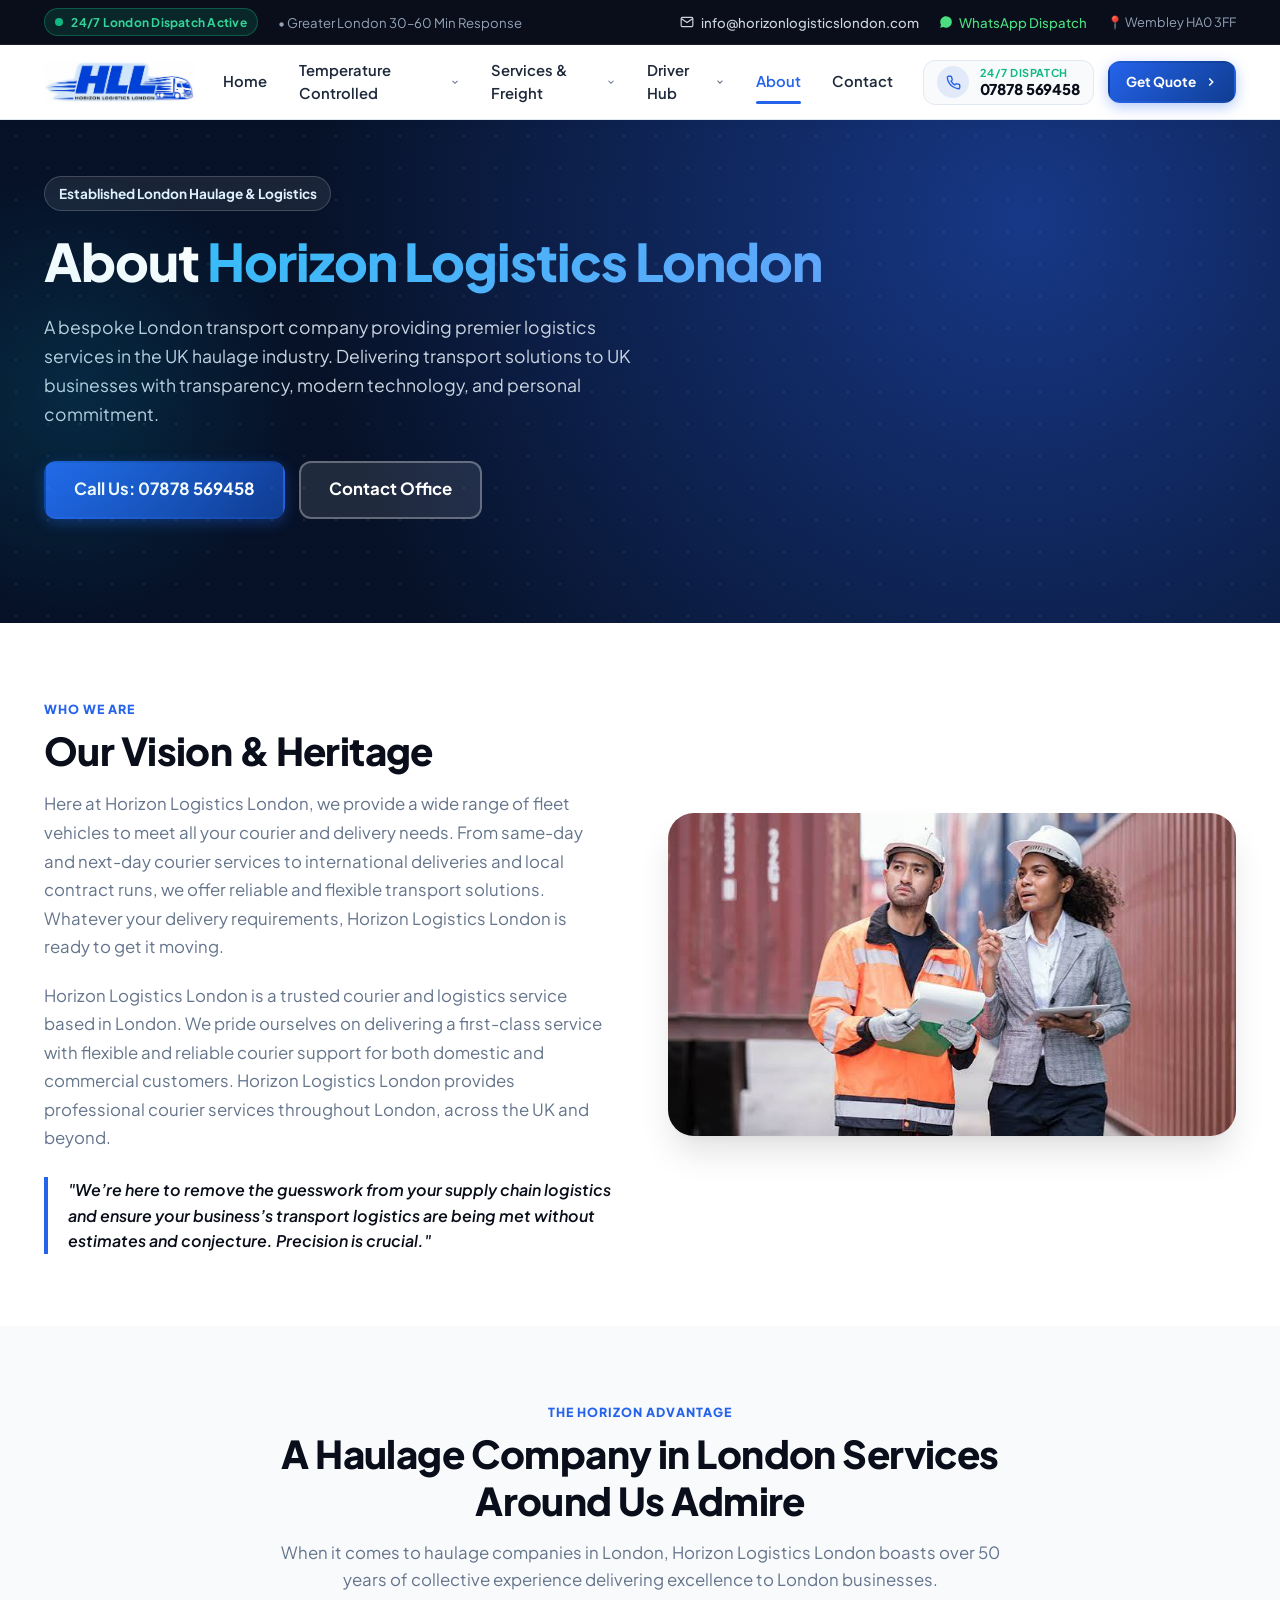
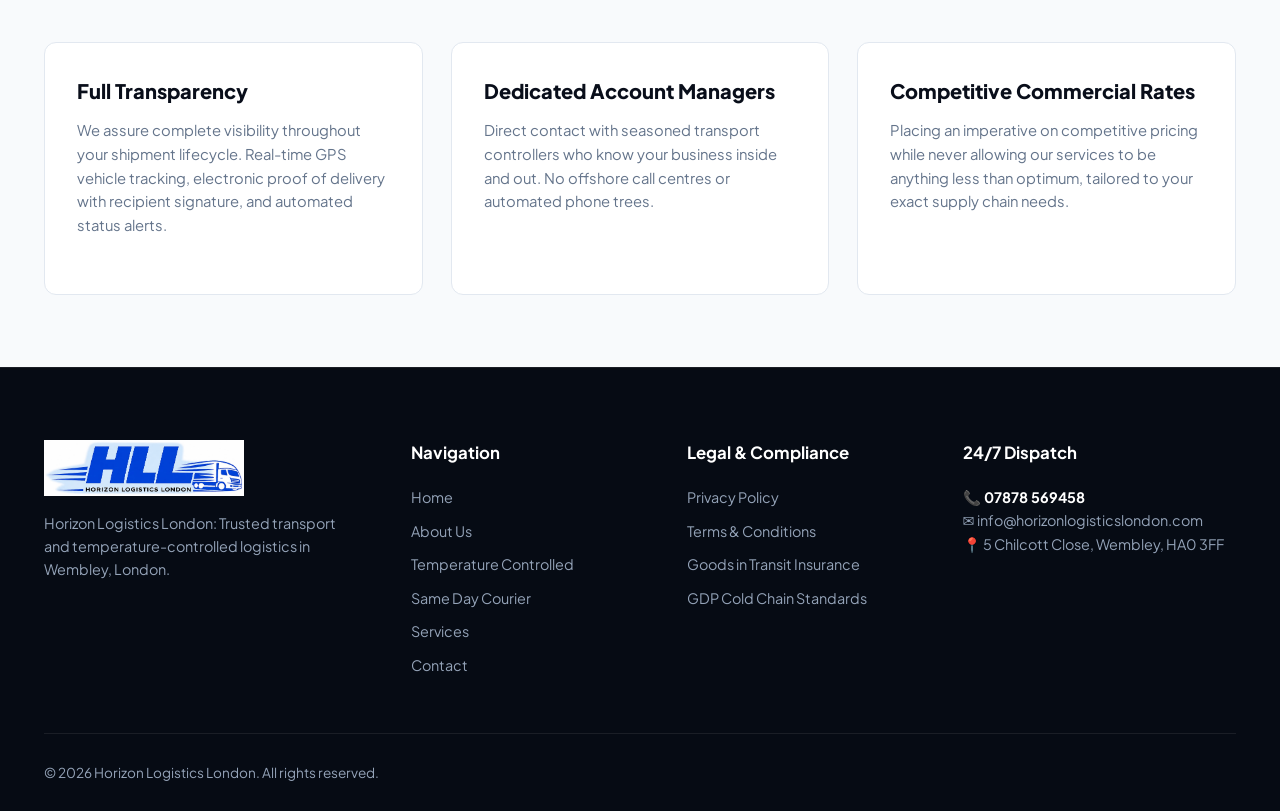
<file: about.html>
<!DOCTYPE html>
<html lang="en-GB">
<head>
  <meta charset="UTF-8">
  <meta name="viewport" content="width=device-width, initial-scale=1.0">
  <title>About Us | 50+ Years Haulage & Logistics Heritage | Horizon Logistics London</title>
  <meta name="description" content="Learn about Horizon Logistics London (HLL). With over 50 years of collective industry experience, we provide trusted temperature-controlled, same-day, and haulage services across London and the UK.">
  <meta name="keywords" content="about Horizon Logistics London, London haulage experts, transport company London, logistics heritage, temperature controlled fleet">
  <link rel="canonical" href="https://horizonlogisticslondon.com/about.html">

  <meta property="og:title" content="About Us | Horizon Logistics London">
  <meta property="og:description" content="Delivering transport solutions to UK businesses with over 50 years of industry experience.">
  <meta property="og:image" content="assets/images/logistics-team.jpg">

  <link rel="icon" type="image/jpeg" href="assets/images/logo-clean.png">
  <link rel="preconnect" href="https://fonts.googleapis.com">
  <link rel="preconnect" href="https://fonts.gstatic.com" crossorigin>
  <link href="https://fonts.googleapis.com/css2?family=Plus+Jakarta+Sans:wght@400;500;600;700;800&display=swap" rel="stylesheet">
  <link rel="stylesheet" href="assets/css/style.css">
</head>
<body>

  <!-- Topbar -->
    <!-- Top Utility Bar -->
  <aside class="topbar" aria-label="Quick contact and status">
    <div class="container topbar-content">
      <div class="topbar-left">
        <span class="live-pill">
          <span class="pulse-dot"></span> 24/7 London Dispatch Active
        </span>
        <span style="color: #94a3b8;">• Greater London 30–60 Min Response</span>
      </div>
      <div class="topbar-right">
        <a href="mailto:info@horizonlogisticslondon.com" class="topbar-link">
          <svg width="14" height="14" viewBox="0 0 24 24" fill="none" stroke="currentColor" stroke-width="2"><path d="M4 4h16c1.1 0 2 .9 2 2v12c0 1.1-.9 2-2 2H4c-1.1 0-2-.9-2-2V6c0-1.1.9-2 2-2z"/><polyline points="22,6 12,13 2,6"/></svg>
          info@horizonlogisticslondon.com
        </a>
        <a href="https://wa.me/447878569458" target="_blank" rel="noopener" class="topbar-link" style="color: #4ade80;">
          <svg width="14" height="14" viewBox="0 0 24 24" fill="currentColor"><path d="M12.04 2c-5.46 0-9.91 4.45-9.91 9.91 0 1.75.46 3.45 1.32 4.95L2.05 22l5.25-1.38c1.45.79 3.08 1.21 4.74 1.21 5.46 0 9.91-4.45 9.91-9.91 0-2.65-1.03-5.14-2.9-7.01A9.816 9.816 0 0 0 12.04 2z"/></svg>
          WhatsApp Dispatch
        </a>
        <span style="color: #94a3b8; font-size: 0.8rem;">📍 Wembley HA0 3FF</span>
      </div>
    </div>
  </aside>

  <!-- Sticky Main Header -->
  <header class="site-header" id="masthead">
    <div class="container header-inner">
      <a href="index.html" class="brand-logo" aria-label="Horizon Logistics London Home">
        <img src="assets/images/logo-clean.png" alt="Horizon Logistics London HLL Logo" width="180" height="44">
      </a>

      <!-- Desktop Navigation -->
      <nav class="desktop-nav" aria-label="Primary Navigation">
        <a href="index.html" class="nav-link">Home</a>
        
        <!-- Temperature Controlled Dropdown -->
        <div class="nav-dropdown">
          <a href="cold-chain.html" class="nav-link dropdown-trigger">
            Temperature Controlled
            <svg class="dropdown-chevron" width="12" height="12" viewBox="0 0 24 24" fill="none" stroke="currentColor" stroke-width="2.5"><polyline points="6 9 12 15 18 9"/></svg>
          </a>
          <div class="dropdown-menu">
            <a href="cold-chain.html" class="dropdown-card-item">
              <div class="dropdown-card-icon">❄️</div>
              <div class="dropdown-card-content">
                <div class="dropdown-card-title">Cold Chain Logistics <span class="dropdown-badge">-25°C to +25°C</span></div>
                <span class="dropdown-card-sub">Dual-temp chilled and frozen transportation</span>
              </div>
            </a>
            <a href="cold-chain.html#pharma" class="dropdown-card-item">
              <div class="dropdown-card-icon">💊</div>
              <div class="dropdown-card-content">
                <div class="dropdown-card-title">Pharmaceutical Couriers</div>
                <span class="dropdown-card-sub">GDP-compliant vaccines, clinical &amp; lab samples</span>
              </div>
            </a>
            <a href="cold-chain.html#frozen" class="dropdown-card-item">
              <div class="dropdown-card-icon">🍦</div>
              <div class="dropdown-card-content">
                <div class="dropdown-card-title">Frozen Food Delivery London</div>
                <span class="dropdown-card-sub">Sub-zero -18°C distribution for food &amp; dining</span>
              </div>
            </a>
            <a href="cold-chain.html#refrigerated" class="dropdown-card-item">
              <div class="dropdown-card-icon">🚐</div>
              <div class="dropdown-card-content">
                <div class="dropdown-card-title">Refrigerated Same-Day Van</div>
                <span class="dropdown-card-sub">Emergency 30-60 min rapid temperature dispatch</span>
              </div>
            </a>
          </div>
        </div>

        <!-- Services & Freight Dropdown -->
        <div class="nav-dropdown">
          <a href="services.html" class="nav-link dropdown-trigger">
            Services &amp; Freight
            <svg class="dropdown-chevron" width="12" height="12" viewBox="0 0 24 24" fill="none" stroke="currentColor" stroke-width="2.5"><polyline points="6 9 12 15 18 9"/></svg>
          </a>
          <div class="dropdown-menu wide-menu">
            <a href="same-day-courier.html" class="dropdown-card-item">
              <div class="dropdown-card-icon">⚡</div>
              <div class="dropdown-card-content">
                <div class="dropdown-card-title">Same Day Courier <span class="dropdown-badge">Urgent</span></div>
                <span class="dropdown-card-sub">Dedicated 30-60 min point-to-point transit</span>
              </div>
            </a>
            <a href="services.html#contract-runs" class="dropdown-card-item">
              <div class="dropdown-card-icon">🗓️</div>
              <div class="dropdown-card-content">
                <div class="dropdown-card-title">Contract Courier Runs</div>
                <span class="dropdown-card-sub">Daily scheduled North to South UK trunking</span>
              </div>
            </a>
            <a href="services.html#pallet" class="dropdown-card-item">
              <div class="dropdown-card-icon">📦</div>
              <div class="dropdown-card-content">
                <div class="dropdown-card-title">Pallet Distribution</div>
                <span class="dropdown-card-sub">Full, half &amp; quarter loads nationwide</span>
              </div>
            </a>
            <a href="services.html#removals" class="dropdown-card-item">
              <div class="dropdown-card-icon">🚚</div>
              <div class="dropdown-card-content">
                <div class="dropdown-card-title">Office &amp; Home Removals</div>
                <span class="dropdown-card-sub">Commercial moves &amp; London man with a van</span>
              </div>
            </a>
            <a href="services.html#storage" class="dropdown-card-item">
              <div class="dropdown-card-icon">🏢</div>
              <div class="dropdown-card-content">
                <div class="dropdown-card-title">London Storage Units</div>
                <span class="dropdown-card-sub">Secure 24/7 North West London warehousing</span>
              </div>
            </a>
            <a href="services.html#international" class="dropdown-card-item">
              <div class="dropdown-card-icon">🌍</div>
              <div class="dropdown-card-content">
                <div class="dropdown-card-title">International Freight</div>
                <span class="dropdown-card-sub">European road freight &amp; customs clearance</span>
              </div>
            </a>
            <a href="services.html#parcels" class="dropdown-card-item" style="grid-column: span 2;">
              <div class="dropdown-card-icon">🏷️</div>
              <div class="dropdown-card-content">
                <div class="dropdown-card-title">Competitive Parcel Rates</div>
                <span class="dropdown-card-sub">Discounted multi-drop solutions for eCommerce and wholesale businesses</span>
              </div>
            </a>
          </div>
        </div>

        <!-- Driver Hub Dropdown -->
        <div class="nav-dropdown">
          <a href="driver-hire.html" class="nav-link dropdown-trigger">
            Driver Hub
            <svg class="dropdown-chevron" width="12" height="12" viewBox="0 0 24 24" fill="none" stroke="currentColor" stroke-width="2.5"><polyline points="6 9 12 15 18 9"/></svg>
          </a>
          <div class="dropdown-menu">
            <a href="driver-hire.html" class="dropdown-card-item">
              <div class="dropdown-card-icon">💼</div>
              <div class="dropdown-card-content">
                <div class="dropdown-card-title">Courier Vacancies <span class="dropdown-badge">Hiring</span></div>
                <span class="dropdown-card-sub">Top pay, flexible hours, all vehicle sizes</span>
              </div>
            </a>
            <a href="driver-hire.html#hire-drivers" class="dropdown-card-item">
              <div class="dropdown-card-icon">🚛</div>
              <div class="dropdown-card-content">
                <div class="dropdown-card-title">Commercial Driver Hire</div>
                <span class="dropdown-card-sub">HGV Class 1, Class 2 &amp; 7.5T relief staffing</span>
              </div>
            </a>
          </div>
        </div>

        <a href="about.html" class="nav-link active">About</a>
        <a href="contact.html" class="nav-link">Contact</a>
      </nav>

      <!-- Action Area: Sleek Phone Widget + High-Impact Quote CTA -->
      <div class="header-cta-group">
        <a href="tel:+447878569458" class="header-phone-widget" title="Call 24/7 Dispatch">
          <div class="header-phone-icon">
            <svg width="15" height="15" viewBox="0 0 24 24" fill="none" stroke="currentColor" stroke-width="2.2"><path d="M22 16.92v3a2 2 0 0 1-2.18 2 19.79 19.79 0 0 1-8.63-3.07 19.5 19.5 0 0 1-6-6 19.79 19.79 0 0 1-3.07-8.67A2 2 0 0 1 4.11 2h3a2 2 0 0 1 2 1.72 12.84 12.84 0 0 0 .7 2.81 2 2 0 0 1-.45 2.11L8.09 9.91a16 16 0 0 0 6 6l1.27-1.27a2 2 0 0 1 2.11-.45 12.84 12.84 0 0 0 2.81.7A2 2 0 0 1 22 16.92z"/></svg>
          </div>
          <div class="header-phone-text">
            <span class="header-phone-sub">24/7 Dispatch</span>
            <span class="header-phone-num">07878 569458</span>
          </div>
        </a>

        <button class="btn btn-primary btn-sm open-quote-modal">
          <span>Get Quote</span>
          <svg width="14" height="14" viewBox="0 0 24 24" fill="none" stroke="currentColor" stroke-width="2.5"><polyline points="9 18 15 12 9 6"/></svg>
        </button>

        <button class="mobile-toggle" id="mobileMenuToggle" aria-label="Open Navigation Menu">
          <span></span>
          <span></span>
          <span></span>
        </button>
      </div>
    </div>
  </header>

    <!-- Mobile Offcanvas Drawer -->
  <div class="modal-overlay" id="drawerOverlay"></div>
  <aside class="mobile-drawer" id="mobileDrawer" aria-label="Mobile Navigation Menu">
    <div class="mobile-drawer-header">
      <img src="assets/images/logo-clean.png" alt="Horizon Logistics London" width="140">
      <button class="drawer-close-btn" id="closeDrawer" aria-label="Close Mobile Menu">&times;</button>
    </div>

    <div class="mobile-drawer-nav">
      <a href="index.html" class="drawer-link">Home</a>

      <!-- Temperature Controlled Accordion -->
      <div>
        <button class="drawer-link drawer-accordion-btn" data-target="drawerTempSubmenu">
          <span>❄️ Temperature Controlled</span>
          <span class="drawer-chevron" style="transition: transform 0.2s;">▾</span>
        </button>
        <div class="drawer-submenu" id="drawerTempSubmenu">
          <a href="cold-chain.html" class="drawer-sublink">Cold Chain Logistics (-25°C to +25°C)</a>
          <a href="cold-chain.html#pharma" class="drawer-sublink">Pharmaceutical &amp; Lab Couriers</a>
          <a href="cold-chain.html#frozen" class="drawer-sublink">Frozen Food Delivery London</a>
          <a href="cold-chain.html#refrigerated" class="drawer-sublink">Emergency Refrigerated Van</a>
        </div>
      </div>

      <!-- Services & Freight Accordion -->
      <div>
        <button class="drawer-link drawer-accordion-btn" data-target="drawerServicesSubmenu">
          <span>📦 Services &amp; Freight</span>
          <span class="drawer-chevron" style="transition: transform 0.2s;">▾</span>
        </button>
        <div class="drawer-submenu" id="drawerServicesSubmenu">
          <a href="same-day-courier.html" class="drawer-sublink">⚡ Same Day Courier (30-60m collection)</a>
          <a href="services.html#contract-runs" class="drawer-sublink">🗓️ Scheduled Contract Runs</a>
          <a href="services.html#pallet" class="drawer-sublink">📦 Pallet Distribution UK</a>
          <a href="services.html#removals" class="drawer-sublink">🚚 Office &amp; Home Removals</a>
          <a href="services.html#storage" class="drawer-sublink">🏢 North West London Storage</a>
          <a href="services.html#international" class="drawer-sublink">🌍 International Freight Forwarding</a>
          <a href="services.html#parcels" class="drawer-sublink">🏷️ Competitive Parcel Rates</a>
        </div>
      </div>

      <!-- Driver Hub Accordion -->
      <div>
        <button class="drawer-link drawer-accordion-btn" data-target="drawerDriverSubmenu">
          <span>💼 Driver Hub</span>
          <span class="drawer-chevron" style="transition: transform 0.2s;">▾</span>
        </button>
        <div class="drawer-submenu" id="drawerDriverSubmenu">
          <a href="driver-hire.html" class="drawer-sublink">Courier Vacancies (Apply Now)</a>
          <a href="driver-hire.html#hire-drivers" class="drawer-sublink">Commercial Driver Hire (HGV &amp; 7.5T)</a>
        </div>
      </div>

      <a href="about.html" class="drawer-link">About Horizon</a>
      <a href="contact.html" class="drawer-link">Contact &amp; Headquarters</a>
    </div>

    <!-- Quick Action Card inside Drawer -->
    <div style="margin-top: auto; padding-top: 1.5rem; border-top: 1px solid var(--border-light); display: flex; flex-direction: column; gap: 0.75rem;">
      <a href="tel:+447878569458" class="btn btn-call" style="width: 100%;">
        📞 Call 07878 569458
      </a>
      <a href="https://wa.me/447878569458" target="_blank" rel="noopener" class="btn btn-whatsapp" style="width: 100%;">
        💬 WhatsApp Dispatch
      </a>
      <button class="btn btn-primary open-quote-modal" style="width: 100%;">
        Request Online Quote
      </button>
    </div>
  </aside>

  <main>
    <section class="hero" style="padding: 3.5rem 0 4rem;">
      <div class="container">
        <div style="max-width: 800px;">
          <div class="hero-badge">Established London Haulage &amp; Logistics</div>
          <h1 class="hero-title">
            About <span class="highlight">Horizon Logistics London</span>
          </h1>
          <p class="hero-desc">
            A bespoke London transport company providing premier logistics services in the UK haulage industry. Delivering transport solutions to UK businesses with transparency, modern technology, and personal commitment.
          </p>
          <div class="hero-cta-bar">
            <a href="tel:+447878569458" class="btn btn-primary btn-lg">Call Us: 07878 569458</a>
            <a href="contact.html" class="btn btn-secondary btn-lg" style="background: rgba(255,255,255,0.1); color: #fff; border-color: rgba(255,255,255,0.3);">Contact Office</a>
          </div>
        </div>
      </div>
    </section>

    <!-- ABOUT DETAIL SECTION -->
    <section class="section section-light">
      <div class="container">
        <div style="display: grid; grid-template-columns: 1fr 1fr; gap: 3.5rem; align-items: center;">
          <div>
            <span class="section-tag">Who We Are</span>
            <h2 class="section-title">Our Vision &amp; Heritage</h2>
            <p style="color: var(--text-muted); font-size: 1.05rem; line-height: 1.7; margin-bottom: 1.25rem;">
              Here at Horizon Logistics London, we provide a wide range of fleet vehicles to meet all your courier and delivery needs. From same-day and next-day courier services to international deliveries and local contract runs, we offer reliable and flexible transport solutions. Whatever your delivery requirements, Horizon Logistics London is ready to get it moving.
            </p>
            <p style="color: var(--text-muted); font-size: 1.05rem; line-height: 1.7; margin-bottom: 1.5rem;">
              Horizon Logistics London is a trusted courier and logistics service based in London. We pride ourselves on delivering a first-class service with flexible and reliable courier support for both domestic and commercial customers. Horizon Logistics London provides professional courier services throughout London, across the UK and beyond.
            </p>
            <div style="border-left: 4px solid var(--accent-blue); padding-left: 1.25rem; font-style: italic; color: var(--dark); font-weight: 600;">
              "We’re here to remove the guesswork from your supply chain logistics and ensure your business’s transport logistics are being met without estimates and conjecture. Precision is crucial."
            </div>
          </div>
          <div>
            <img src="assets/images/logistics-team.jpg" alt="Horizon Logistics Operations Team" style="border-radius: var(--radius-xl); box-shadow: var(--shadow-xl); width: 100%;">
          </div>
        </div>
      </div>
    </section>

    <!-- WHY CHOOSE US -->
    <section class="section section-gray">
      <div class="container">
        <div class="section-header">
          <span class="section-tag">The Horizon Advantage</span>
          <h2 class="section-title">A Haulage Company in London Services Around Us Admire</h2>
          <p class="section-subtitle">
            When it comes to haulage companies in London, Horizon Logistics London boasts over 50 years of collective experience delivering excellence to London businesses.
          </p>
        </div>

        <div class="services-grid">
          <div class="service-card" style="background: #fff;">
            <h3>Full Transparency</h3>
            <p>
              We assure complete visibility throughout your shipment lifecycle. Real-time GPS vehicle tracking, electronic proof of delivery with recipient signature, and automated status alerts.
            </p>
          </div>

          <div class="service-card" style="background: #fff;">
            <h3>Dedicated Account Managers</h3>
            <p>
              Direct contact with seasoned transport controllers who know your business inside and out. No offshore call centres or automated phone trees.
            </p>
          </div>

          <div class="service-card" style="background: #fff;">
            <h3>Competitive Commercial Rates</h3>
            <p>
              Placing an imperative on competitive pricing while never allowing our services to be anything less than optimum, tailored to your exact supply chain needs.
            </p>
          </div>
        </div>
      </div>
    </section>
  </main>

  <footer class="site-footer">
    <div class="container">
      <div class="footer-grid">
        <div class="footer-col">
          <img src="assets/images/logo-clean.png" alt="Horizon Logistics London" width="200" style="margin-bottom: 1rem;">
          <p>Horizon Logistics London: Trusted transport and temperature-controlled logistics in Wembley, London.</p>
        </div>
        <div class="footer-col">
          <h4>Navigation</h4>
          <div class="footer-links">
            <a href="index.html">Home</a>
            <a href="about.html">About Us</a>
            <a href="cold-chain.html">Temperature Controlled</a>
            <a href="same-day-courier.html">Same Day Courier</a>
            <a href="services.html">Services</a>
            <a href="contact.html">Contact</a>
          </div>
        </div>
        <div class="footer-col">
          <h4>Legal &amp; Compliance</h4>
          <div class="footer-links">
            <a href="#">Privacy Policy</a>
            <a href="#">Terms &amp; Conditions</a>
            <a href="#">Goods in Transit Insurance</a>
            <a href="#">GDP Cold Chain Standards</a>
          </div>
        </div>
        <div class="footer-col">
          <h4>24/7 Dispatch</h4>
          <p style="color: #fff; font-weight: 700;">📞 07878 569458</p>
          <p>✉️ info@horizonlogisticslondon.com</p>
          <p>📍 5 Chilcott Close, Wembley, HA0 3FF</p>
        </div>
      </div>
      <div class="footer-bottom">
        <div>&copy; 2026 Horizon Logistics London. All rights reserved.</div>
      </div>
    </div>
  </footer>

  <script src="assets/js/main.js"></script>
</body>
</html>
</file>
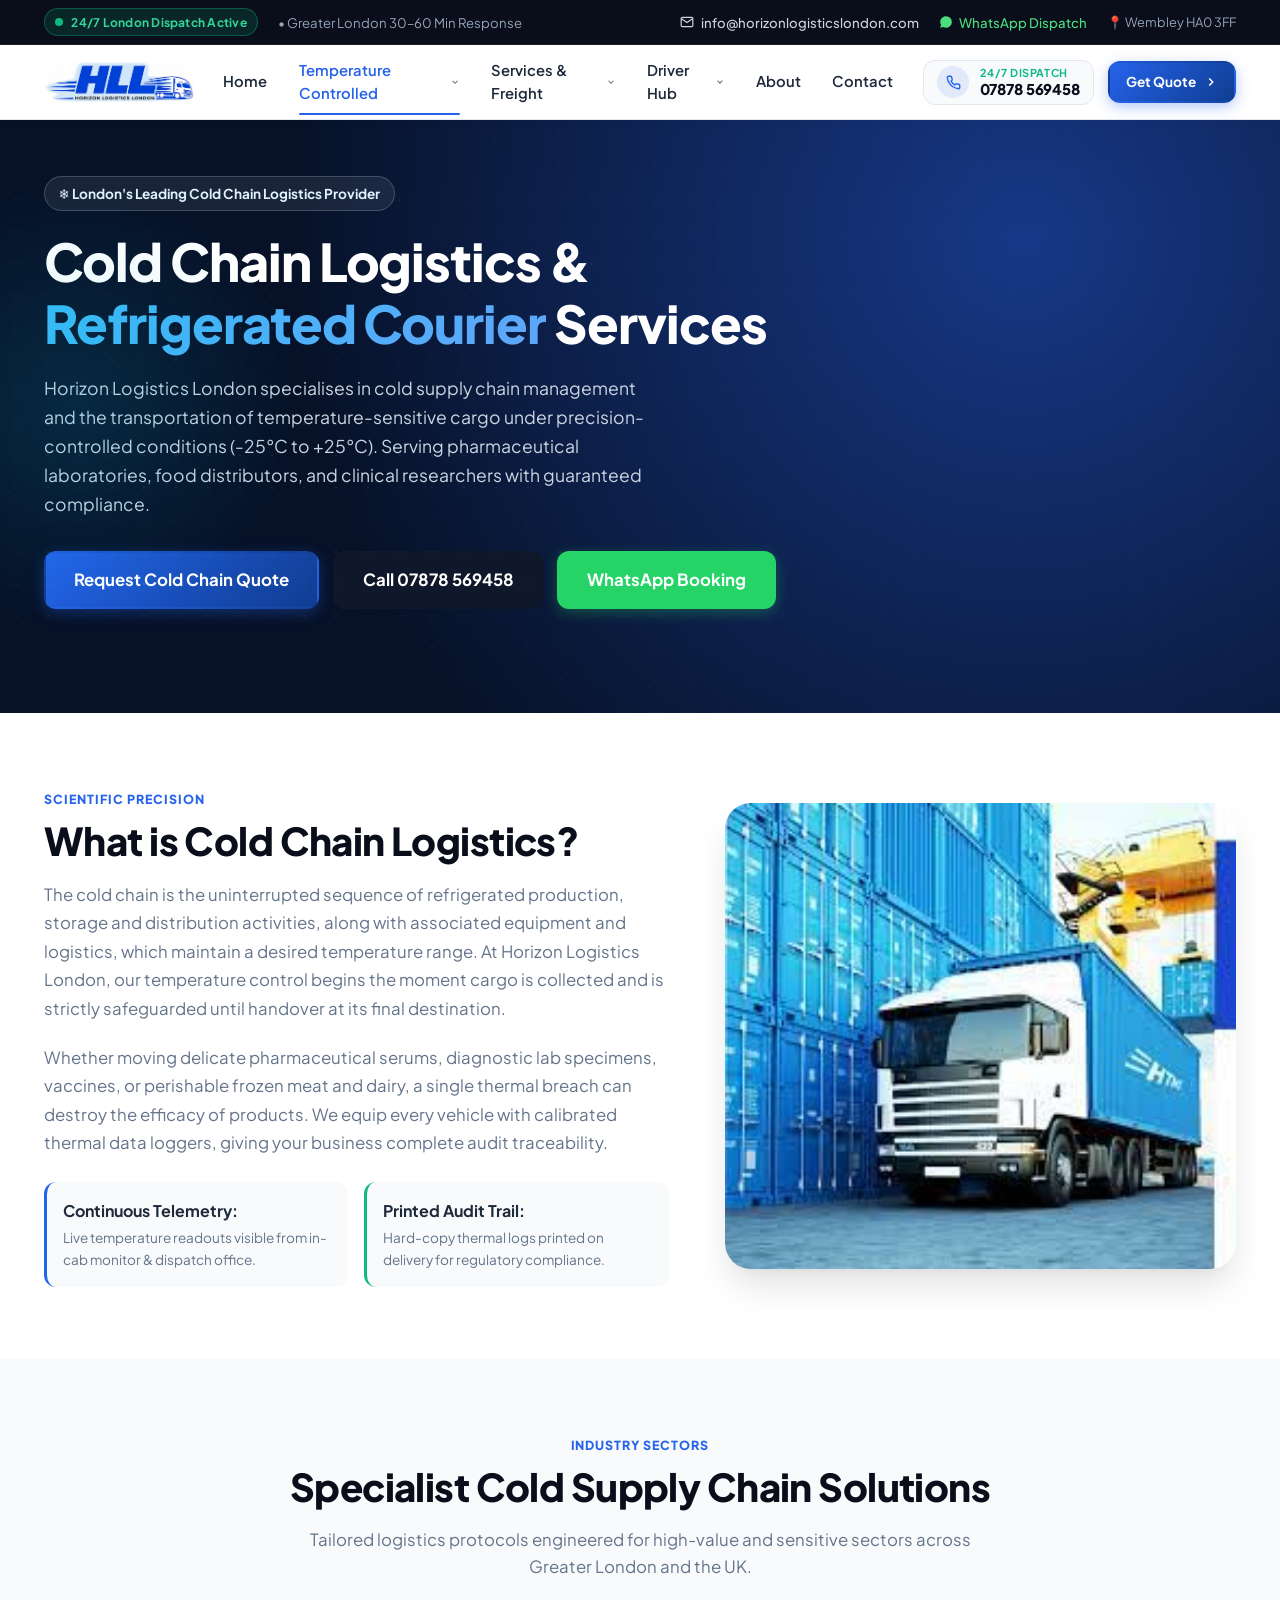
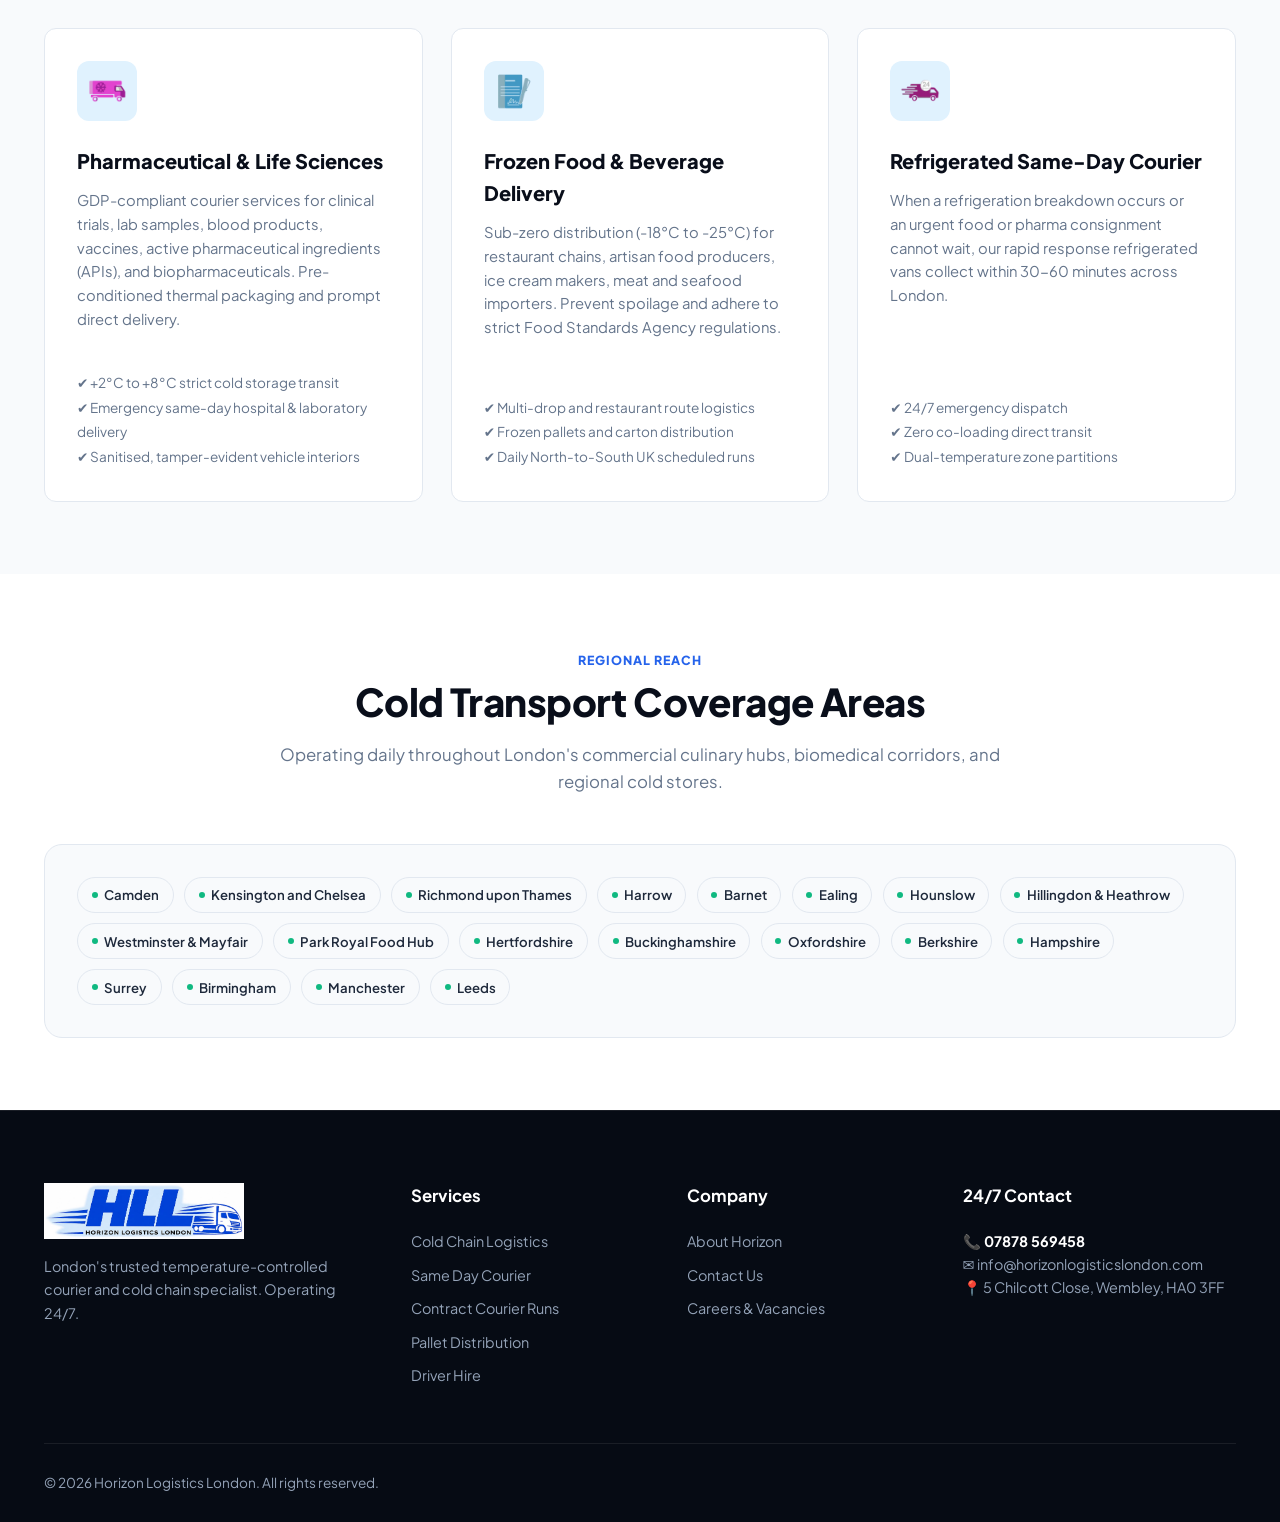
<file: cold-chain.html>
<!DOCTYPE html>
<html lang="en-GB">
<head>
  <meta charset="UTF-8">
  <meta name="viewport" content="width=device-width, initial-scale=1.0">
  <title>Cold Chain Logistics London | Refrigerated & Pharmaceutical Courier UK</title>
  <meta name="description" content="Horizon Logistics London provides premier cold chain logistics, refrigerated delivery (-25°C to +25°C), pharmaceutical couriers, lab sample transport, and frozen food delivery across London and the UK.">
  <meta name="keywords" content="cold chain logistics London, refrigerated delivery London, pharmaceutical courier UK, frozen food delivery London, temperature controlled transport, chilled courier London">
  <link rel="canonical" href="https://horizonlogisticslondon.com/cold-chain.html">

  <meta property="og:title" content="Cold Chain Logistics London | Horizon Logistics London">
  <meta property="og:description" content="Certified temperature-controlled transport from -25°C to +25°C. Rapid pharma, lab specimen, and food deliveries.">
  <meta property="og:image" content="assets/images/freight-truck.jpg">

  <link rel="icon" type="image/jpeg" href="assets/images/logo-clean.png">
  <link rel="preconnect" href="https://fonts.googleapis.com">
  <link rel="preconnect" href="https://fonts.gstatic.com" crossorigin>
  <link href="https://fonts.googleapis.com/css2?family=Plus+Jakarta+Sans:wght@400;500;600;700;800&display=swap" rel="stylesheet">
  <link rel="stylesheet" href="assets/css/style.css">

  <script type="application/ld+json">
  {
    "@context": "https://schema.org",
    "@type": "Service",
    "name": "Temperature Controlled Cold Chain Logistics",
    "provider": {
      "@type": "LogisticsService",
      "name": "Horizon Logistics London",
      "telephone": "+447878569458",
      "address": {
        "@type": "PostalAddress",
        "streetAddress": "5 Chilcott Close",
        "addressLocality": "Wembley",
        "addressRegion": "London",
        "postalCode": "HA0 3FF",
        "addressCountry": "GB"
      }
    },
    "serviceType": "Refrigerated Courier & Cold Chain Transport",
    "description": "Multi-temperature refrigerated transportation for pharmaceutical products, vaccines, clinical diagnostic materials, and perishable food across London & nationwide.",
    "areaServed": "United Kingdom"
  }
  </script>
</head>
<body>

  <!-- Topbar -->
    <!-- Top Utility Bar -->
  <aside class="topbar" aria-label="Quick contact and status">
    <div class="container topbar-content">
      <div class="topbar-left">
        <span class="live-pill">
          <span class="pulse-dot"></span> 24/7 London Dispatch Active
        </span>
        <span style="color: #94a3b8;">• Greater London 30–60 Min Response</span>
      </div>
      <div class="topbar-right">
        <a href="mailto:info@horizonlogisticslondon.com" class="topbar-link">
          <svg width="14" height="14" viewBox="0 0 24 24" fill="none" stroke="currentColor" stroke-width="2"><path d="M4 4h16c1.1 0 2 .9 2 2v12c0 1.1-.9 2-2 2H4c-1.1 0-2-.9-2-2V6c0-1.1.9-2 2-2z"/><polyline points="22,6 12,13 2,6"/></svg>
          info@horizonlogisticslondon.com
        </a>
        <a href="https://wa.me/447878569458" target="_blank" rel="noopener" class="topbar-link" style="color: #4ade80;">
          <svg width="14" height="14" viewBox="0 0 24 24" fill="currentColor"><path d="M12.04 2c-5.46 0-9.91 4.45-9.91 9.91 0 1.75.46 3.45 1.32 4.95L2.05 22l5.25-1.38c1.45.79 3.08 1.21 4.74 1.21 5.46 0 9.91-4.45 9.91-9.91 0-2.65-1.03-5.14-2.9-7.01A9.816 9.816 0 0 0 12.04 2z"/></svg>
          WhatsApp Dispatch
        </a>
        <span style="color: #94a3b8; font-size: 0.8rem;">📍 Wembley HA0 3FF</span>
      </div>
    </div>
  </aside>

  <!-- Sticky Main Header -->
  <header class="site-header" id="masthead">
    <div class="container header-inner">
      <a href="index.html" class="brand-logo" aria-label="Horizon Logistics London Home">
        <img src="assets/images/logo-clean.png" alt="Horizon Logistics London HLL Logo" width="180" height="44">
      </a>

      <!-- Desktop Navigation -->
      <nav class="desktop-nav" aria-label="Primary Navigation">
        <a href="index.html" class="nav-link">Home</a>
        
        <!-- Temperature Controlled Dropdown -->
        <div class="nav-dropdown">
          <a href="cold-chain.html" class="nav-link dropdown-trigger active">
            Temperature Controlled
            <svg class="dropdown-chevron" width="12" height="12" viewBox="0 0 24 24" fill="none" stroke="currentColor" stroke-width="2.5"><polyline points="6 9 12 15 18 9"/></svg>
          </a>
          <div class="dropdown-menu">
            <a href="cold-chain.html" class="dropdown-card-item">
              <div class="dropdown-card-icon">❄️</div>
              <div class="dropdown-card-content">
                <div class="dropdown-card-title">Cold Chain Logistics <span class="dropdown-badge">-25°C to +25°C</span></div>
                <span class="dropdown-card-sub">Dual-temp chilled and frozen transportation</span>
              </div>
            </a>
            <a href="cold-chain.html#pharma" class="dropdown-card-item">
              <div class="dropdown-card-icon">💊</div>
              <div class="dropdown-card-content">
                <div class="dropdown-card-title">Pharmaceutical Couriers</div>
                <span class="dropdown-card-sub">GDP-compliant vaccines, clinical &amp; lab samples</span>
              </div>
            </a>
            <a href="cold-chain.html#frozen" class="dropdown-card-item">
              <div class="dropdown-card-icon">🍦</div>
              <div class="dropdown-card-content">
                <div class="dropdown-card-title">Frozen Food Delivery London</div>
                <span class="dropdown-card-sub">Sub-zero -18°C distribution for food &amp; dining</span>
              </div>
            </a>
            <a href="cold-chain.html#refrigerated" class="dropdown-card-item">
              <div class="dropdown-card-icon">🚐</div>
              <div class="dropdown-card-content">
                <div class="dropdown-card-title">Refrigerated Same-Day Van</div>
                <span class="dropdown-card-sub">Emergency 30-60 min rapid temperature dispatch</span>
              </div>
            </a>
          </div>
        </div>

        <!-- Services & Freight Dropdown -->
        <div class="nav-dropdown">
          <a href="services.html" class="nav-link dropdown-trigger">
            Services &amp; Freight
            <svg class="dropdown-chevron" width="12" height="12" viewBox="0 0 24 24" fill="none" stroke="currentColor" stroke-width="2.5"><polyline points="6 9 12 15 18 9"/></svg>
          </a>
          <div class="dropdown-menu wide-menu">
            <a href="same-day-courier.html" class="dropdown-card-item">
              <div class="dropdown-card-icon">⚡</div>
              <div class="dropdown-card-content">
                <div class="dropdown-card-title">Same Day Courier <span class="dropdown-badge">Urgent</span></div>
                <span class="dropdown-card-sub">Dedicated 30-60 min point-to-point transit</span>
              </div>
            </a>
            <a href="services.html#contract-runs" class="dropdown-card-item">
              <div class="dropdown-card-icon">🗓️</div>
              <div class="dropdown-card-content">
                <div class="dropdown-card-title">Contract Courier Runs</div>
                <span class="dropdown-card-sub">Daily scheduled North to South UK trunking</span>
              </div>
            </a>
            <a href="services.html#pallet" class="dropdown-card-item">
              <div class="dropdown-card-icon">📦</div>
              <div class="dropdown-card-content">
                <div class="dropdown-card-title">Pallet Distribution</div>
                <span class="dropdown-card-sub">Full, half &amp; quarter loads nationwide</span>
              </div>
            </a>
            <a href="services.html#removals" class="dropdown-card-item">
              <div class="dropdown-card-icon">🚚</div>
              <div class="dropdown-card-content">
                <div class="dropdown-card-title">Office &amp; Home Removals</div>
                <span class="dropdown-card-sub">Commercial moves &amp; London man with a van</span>
              </div>
            </a>
            <a href="services.html#storage" class="dropdown-card-item">
              <div class="dropdown-card-icon">🏢</div>
              <div class="dropdown-card-content">
                <div class="dropdown-card-title">London Storage Units</div>
                <span class="dropdown-card-sub">Secure 24/7 North West London warehousing</span>
              </div>
            </a>
            <a href="services.html#international" class="dropdown-card-item">
              <div class="dropdown-card-icon">🌍</div>
              <div class="dropdown-card-content">
                <div class="dropdown-card-title">International Freight</div>
                <span class="dropdown-card-sub">European road freight &amp; customs clearance</span>
              </div>
            </a>
            <a href="services.html#parcels" class="dropdown-card-item" style="grid-column: span 2;">
              <div class="dropdown-card-icon">🏷️</div>
              <div class="dropdown-card-content">
                <div class="dropdown-card-title">Competitive Parcel Rates</div>
                <span class="dropdown-card-sub">Discounted multi-drop solutions for eCommerce and wholesale businesses</span>
              </div>
            </a>
          </div>
        </div>

        <!-- Driver Hub Dropdown -->
        <div class="nav-dropdown">
          <a href="driver-hire.html" class="nav-link dropdown-trigger">
            Driver Hub
            <svg class="dropdown-chevron" width="12" height="12" viewBox="0 0 24 24" fill="none" stroke="currentColor" stroke-width="2.5"><polyline points="6 9 12 15 18 9"/></svg>
          </a>
          <div class="dropdown-menu">
            <a href="driver-hire.html" class="dropdown-card-item">
              <div class="dropdown-card-icon">💼</div>
              <div class="dropdown-card-content">
                <div class="dropdown-card-title">Courier Vacancies <span class="dropdown-badge">Hiring</span></div>
                <span class="dropdown-card-sub">Top pay, flexible hours, all vehicle sizes</span>
              </div>
            </a>
            <a href="driver-hire.html#hire-drivers" class="dropdown-card-item">
              <div class="dropdown-card-icon">🚛</div>
              <div class="dropdown-card-content">
                <div class="dropdown-card-title">Commercial Driver Hire</div>
                <span class="dropdown-card-sub">HGV Class 1, Class 2 &amp; 7.5T relief staffing</span>
              </div>
            </a>
          </div>
        </div>

        <a href="about.html" class="nav-link">About</a>
        <a href="contact.html" class="nav-link">Contact</a>
      </nav>

      <!-- Action Area: Sleek Phone Widget + High-Impact Quote CTA -->
      <div class="header-cta-group">
        <a href="tel:+447878569458" class="header-phone-widget" title="Call 24/7 Dispatch">
          <div class="header-phone-icon">
            <svg width="15" height="15" viewBox="0 0 24 24" fill="none" stroke="currentColor" stroke-width="2.2"><path d="M22 16.92v3a2 2 0 0 1-2.18 2 19.79 19.79 0 0 1-8.63-3.07 19.5 19.5 0 0 1-6-6 19.79 19.79 0 0 1-3.07-8.67A2 2 0 0 1 4.11 2h3a2 2 0 0 1 2 1.72 12.84 12.84 0 0 0 .7 2.81 2 2 0 0 1-.45 2.11L8.09 9.91a16 16 0 0 0 6 6l1.27-1.27a2 2 0 0 1 2.11-.45 12.84 12.84 0 0 0 2.81.7A2 2 0 0 1 22 16.92z"/></svg>
          </div>
          <div class="header-phone-text">
            <span class="header-phone-sub">24/7 Dispatch</span>
            <span class="header-phone-num">07878 569458</span>
          </div>
        </a>

        <button class="btn btn-primary btn-sm open-quote-modal">
          <span>Get Quote</span>
          <svg width="14" height="14" viewBox="0 0 24 24" fill="none" stroke="currentColor" stroke-width="2.5"><polyline points="9 18 15 12 9 6"/></svg>
        </button>

        <button class="mobile-toggle" id="mobileMenuToggle" aria-label="Open Navigation Menu">
          <span></span>
          <span></span>
          <span></span>
        </button>
      </div>
    </div>
  </header>

    <!-- Mobile Offcanvas Drawer -->
  <div class="modal-overlay" id="drawerOverlay"></div>
  <aside class="mobile-drawer" id="mobileDrawer" aria-label="Mobile Navigation Menu">
    <div class="mobile-drawer-header">
      <img src="assets/images/logo-clean.png" alt="Horizon Logistics London" width="140">
      <button class="drawer-close-btn" id="closeDrawer" aria-label="Close Mobile Menu">&times;</button>
    </div>

    <div class="mobile-drawer-nav">
      <a href="index.html" class="drawer-link">Home</a>

      <!-- Temperature Controlled Accordion -->
      <div>
        <button class="drawer-link drawer-accordion-btn" data-target="drawerTempSubmenu">
          <span>❄️ Temperature Controlled</span>
          <span class="drawer-chevron" style="transition: transform 0.2s;">▾</span>
        </button>
        <div class="drawer-submenu" id="drawerTempSubmenu">
          <a href="cold-chain.html" class="drawer-sublink">Cold Chain Logistics (-25°C to +25°C)</a>
          <a href="cold-chain.html#pharma" class="drawer-sublink">Pharmaceutical &amp; Lab Couriers</a>
          <a href="cold-chain.html#frozen" class="drawer-sublink">Frozen Food Delivery London</a>
          <a href="cold-chain.html#refrigerated" class="drawer-sublink">Emergency Refrigerated Van</a>
        </div>
      </div>

      <!-- Services & Freight Accordion -->
      <div>
        <button class="drawer-link drawer-accordion-btn" data-target="drawerServicesSubmenu">
          <span>📦 Services &amp; Freight</span>
          <span class="drawer-chevron" style="transition: transform 0.2s;">▾</span>
        </button>
        <div class="drawer-submenu" id="drawerServicesSubmenu">
          <a href="same-day-courier.html" class="drawer-sublink">⚡ Same Day Courier (30-60m collection)</a>
          <a href="services.html#contract-runs" class="drawer-sublink">🗓️ Scheduled Contract Runs</a>
          <a href="services.html#pallet" class="drawer-sublink">📦 Pallet Distribution UK</a>
          <a href="services.html#removals" class="drawer-sublink">🚚 Office &amp; Home Removals</a>
          <a href="services.html#storage" class="drawer-sublink">🏢 North West London Storage</a>
          <a href="services.html#international" class="drawer-sublink">🌍 International Freight Forwarding</a>
          <a href="services.html#parcels" class="drawer-sublink">🏷️ Competitive Parcel Rates</a>
        </div>
      </div>

      <!-- Driver Hub Accordion -->
      <div>
        <button class="drawer-link drawer-accordion-btn" data-target="drawerDriverSubmenu">
          <span>💼 Driver Hub</span>
          <span class="drawer-chevron" style="transition: transform 0.2s;">▾</span>
        </button>
        <div class="drawer-submenu" id="drawerDriverSubmenu">
          <a href="driver-hire.html" class="drawer-sublink">Courier Vacancies (Apply Now)</a>
          <a href="driver-hire.html#hire-drivers" class="drawer-sublink">Commercial Driver Hire (HGV &amp; 7.5T)</a>
        </div>
      </div>

      <a href="about.html" class="drawer-link">About Horizon</a>
      <a href="contact.html" class="drawer-link">Contact &amp; Headquarters</a>
    </div>

    <!-- Quick Action Card inside Drawer -->
    <div style="margin-top: auto; padding-top: 1.5rem; border-top: 1px solid var(--border-light); display: flex; flex-direction: column; gap: 0.75rem;">
      <a href="tel:+447878569458" class="btn btn-call" style="width: 100%;">
        📞 Call 07878 569458
      </a>
      <a href="https://wa.me/447878569458" target="_blank" rel="noopener" class="btn btn-whatsapp" style="width: 100%;">
        💬 WhatsApp Dispatch
      </a>
      <button class="btn btn-primary open-quote-modal" style="width: 100%;">
        Request Online Quote
      </button>
    </div>
  </aside>

  <main>
    <!-- PAGE HERO -->
    <section class="hero" style="padding: 3.5rem 0 4rem;">
      <div class="container">
        <div style="max-width: 800px;">
          <div class="hero-badge">
            ❄️ London's Leading Cold Chain Logistics Provider
          </div>
          <h1 class="hero-title">
            Cold Chain Logistics &amp; <span class="highlight">Refrigerated Courier</span> Services
          </h1>
          <p class="hero-desc">
            Horizon Logistics London specialises in cold supply chain management and the transportation of temperature-sensitive cargo under precision-controlled conditions (-25°C to +25°C). Serving pharmaceutical laboratories, food distributors, and clinical researchers with guaranteed compliance.
          </p>
          <div class="hero-cta-bar">
            <button class="btn btn-primary btn-lg open-quote-modal">Request Cold Chain Quote</button>
            <a href="tel:+447878569458" class="btn btn-call btn-lg">Call 07878 569458</a>
            <a href="https://wa.me/447878569458" target="_blank" rel="noopener" class="btn btn-whatsapp btn-lg">WhatsApp Booking</a>
          </div>
        </div>
      </div>
    </section>

    <!-- WHAT IS COLD CHAIN? -->
    <section class="section section-light">
      <div class="container">
        <div style="display: grid; grid-template-columns: 1.1fr 0.9fr; gap: 3.5rem; align-items: center;">
          <div>
            <span class="section-tag">Scientific Precision</span>
            <h2 class="section-title">What is Cold Chain Logistics?</h2>
            <p style="color: var(--text-muted); font-size: 1.05rem; line-height: 1.7; margin-bottom: 1.25rem;">
              The cold chain is the uninterrupted sequence of refrigerated production, storage and distribution activities, along with associated equipment and logistics, which maintain a desired temperature range. At Horizon Logistics London, our temperature control begins the moment cargo is collected and is strictly safeguarded until handover at its final destination.
            </p>
            <p style="color: var(--text-muted); font-size: 1.05rem; line-height: 1.7; margin-bottom: 1.5rem;">
              Whether moving delicate pharmaceutical serums, diagnostic lab specimens, vaccines, or perishable frozen meat and dairy, a single thermal breach can destroy the efficacy of products. We equip every vehicle with calibrated thermal data loggers, giving your business complete audit traceability.
            </p>
            <div style="display: grid; grid-template-columns: 1fr 1fr; gap: 1rem;">
              <div style="background: var(--bg-light); padding: 1rem; border-radius: var(--radius-md); border-left: 3px solid var(--accent-blue);">
                <strong>Continuous Telemetry:</strong>
                <p style="font-size: 0.85rem; color: var(--text-muted); margin-top: 0.25rem;">Live temperature readouts visible from in-cab monitor & dispatch office.</p>
              </div>
              <div style="background: var(--bg-light); padding: 1rem; border-radius: var(--radius-md); border-left: 3px solid var(--success);">
                <strong>Printed Audit Trail:</strong>
                <p style="font-size: 0.85rem; color: var(--text-muted); margin-top: 0.25rem;">Hard-copy thermal logs printed on delivery for regulatory compliance.</p>
              </div>
            </div>
          </div>
          <div>
            <img src="assets/images/freight-truck.jpg" alt="Cold Chain Transport" style="border-radius: var(--radius-xl); box-shadow: var(--shadow-xl); width: 100%;">
          </div>
        </div>
      </div>
    </section>

    <!-- PHARMACEUTICAL & FOOD SECTORS -->
    <section class="section section-gray" id="pharma">
      <div class="container">
        <div class="section-header">
          <span class="section-tag">Industry Sectors</span>
          <h2 class="section-title">Specialist Cold Supply Chain Solutions</h2>
          <p class="section-subtitle">
            Tailored logistics protocols engineered for high-value and sensitive sectors across Greater London and the UK.
          </p>
        </div>

        <div class="services-grid">
          <div class="service-card" style="background: #fff;">
            <div class="service-icon-box">
              <img src="assets/images/icon-chilled.webp" alt="Pharmaceutical Courier">
            </div>
            <h3>Pharmaceutical &amp; Life Sciences</h3>
            <p>
              GDP-compliant courier services for clinical trials, lab samples, blood products, vaccines, active pharmaceutical ingredients (APIs), and biopharmaceuticals. Pre-conditioned thermal packaging and prompt direct delivery.
            </p>
            <ul style="font-size: 0.85rem; color: var(--text-muted); line-height: 1.8; margin-top: 1rem;">
              <li>✔ +2°C to +8°C strict cold storage transit</li>
              <li>✔ Emergency same-day hospital &amp; laboratory delivery</li>
              <li>✔ Sanitised, tamper-evident vehicle interiors</li>
            </ul>
          </div>

          <div class="service-card" style="background: #fff;" id="frozen">
            <div class="service-icon-box">
              <img src="assets/images/icon-contract.webp" alt="Frozen Food Delivery">
            </div>
            <h3>Frozen Food &amp; Beverage Delivery</h3>
            <p>
              Sub-zero distribution (-18°C to -25°C) for restaurant chains, artisan food producers, ice cream makers, meat and seafood importers. Prevent spoilage and adhere to strict Food Standards Agency regulations.
            </p>
            <ul style="font-size: 0.85rem; color: var(--text-muted); line-height: 1.8; margin-top: 1rem;">
              <li>✔ Multi-drop and restaurant route logistics</li>
              <li>✔ Frozen pallets and carton distribution</li>
              <li>✔ Daily North-to-South UK scheduled runs</li>
            </ul>
          </div>

          <div class="service-card" style="background: #fff;" id="refrigerated">
            <div class="service-icon-box">
              <img src="assets/images/icon-same-day.webp" alt="Refrigerated Van Service">
            </div>
            <h3>Refrigerated Same-Day Courier</h3>
            <p>
              When a refrigeration breakdown occurs or an urgent food or pharma consignment cannot wait, our rapid response refrigerated vans collect within 30-60 minutes across London.
            </p>
            <ul style="font-size: 0.85rem; color: var(--text-muted); line-height: 1.8; margin-top: 1rem;">
              <li>✔ 24/7 emergency dispatch</li>
              <li>✔ Zero co-loading direct transit</li>
              <li>✔ Dual-temperature zone partitions</li>
            </ul>
          </div>
        </div>
      </div>
    </section>

    <!-- COVERAGE FOR COLD TRANSPORT -->
    <section class="section section-light">
      <div class="container">
        <div class="section-header">
          <span class="section-tag">Regional Reach</span>
          <h2 class="section-title">Cold Transport Coverage Areas</h2>
          <p class="section-subtitle">
            Operating daily throughout London's commercial culinary hubs, biomedical corridors, and regional cold stores.
          </p>
        </div>

        <div style="background: var(--bg-light); border-radius: var(--radius-lg); padding: 2rem; border: 1px solid var(--border-light);">
          <div class="boroughs-tags">
            <span class="borough-chip">Camden</span>
            <span class="borough-chip">Kensington and Chelsea</span>
            <span class="borough-chip">Richmond upon Thames</span>
            <span class="borough-chip">Harrow</span>
            <span class="borough-chip">Barnet</span>
            <span class="borough-chip">Ealing</span>
            <span class="borough-chip">Hounslow</span>
            <span class="borough-chip">Hillingdon &amp; Heathrow</span>
            <span class="borough-chip">Westminster &amp; Mayfair</span>
            <span class="borough-chip">Park Royal Food Hub</span>
            <span class="borough-chip">Hertfordshire</span>
            <span class="borough-chip">Buckinghamshire</span>
            <span class="borough-chip">Oxfordshire</span>
            <span class="borough-chip">Berkshire</span>
            <span class="borough-chip">Hampshire</span>
            <span class="borough-chip">Surrey</span>
            <span class="borough-chip">Birmingham</span>
            <span class="borough-chip">Manchester</span>
            <span class="borough-chip">Leeds</span>
          </div>
        </div>
      </div>
    </section>
  </main>

  <!-- Site Footer -->
  <footer class="site-footer">
    <div class="container">
      <div class="footer-grid">
        <div class="footer-col">
          <img src="assets/images/logo-clean.png" alt="Horizon Logistics London" width="200" style="margin-bottom: 1rem;">
          <p>London's trusted temperature-controlled courier and cold chain specialist. Operating 24/7.</p>
        </div>
        <div class="footer-col">
          <h4>Services</h4>
          <div class="footer-links">
            <a href="cold-chain.html">Cold Chain Logistics</a>
            <a href="same-day-courier.html">Same Day Courier</a>
            <a href="services.html#contract-runs">Contract Courier Runs</a>
            <a href="services.html#pallet">Pallet Distribution</a>
            <a href="driver-hire.html">Driver Hire</a>
          </div>
        </div>
        <div class="footer-col">
          <h4>Company</h4>
          <div class="footer-links">
            <a href="about.html">About Horizon</a>
            <a href="contact.html">Contact Us</a>
            <a href="driver-hire.html">Careers & Vacancies</a>
          </div>
        </div>
        <div class="footer-col">
          <h4>24/7 Contact</h4>
          <p style="color: #fff; font-weight: 700;">📞 07878 569458</p>
          <p>✉️ info@horizonlogisticslondon.com</p>
          <p>📍 5 Chilcott Close, Wembley, HA0 3FF</p>
        </div>
      </div>
      <div class="footer-bottom">
        <div>&copy; 2026 Horizon Logistics London. All rights reserved.</div>
      </div>
    </div>
  </footer>

  <script src="assets/js/main.js"></script>
</body>
</html>
</file>
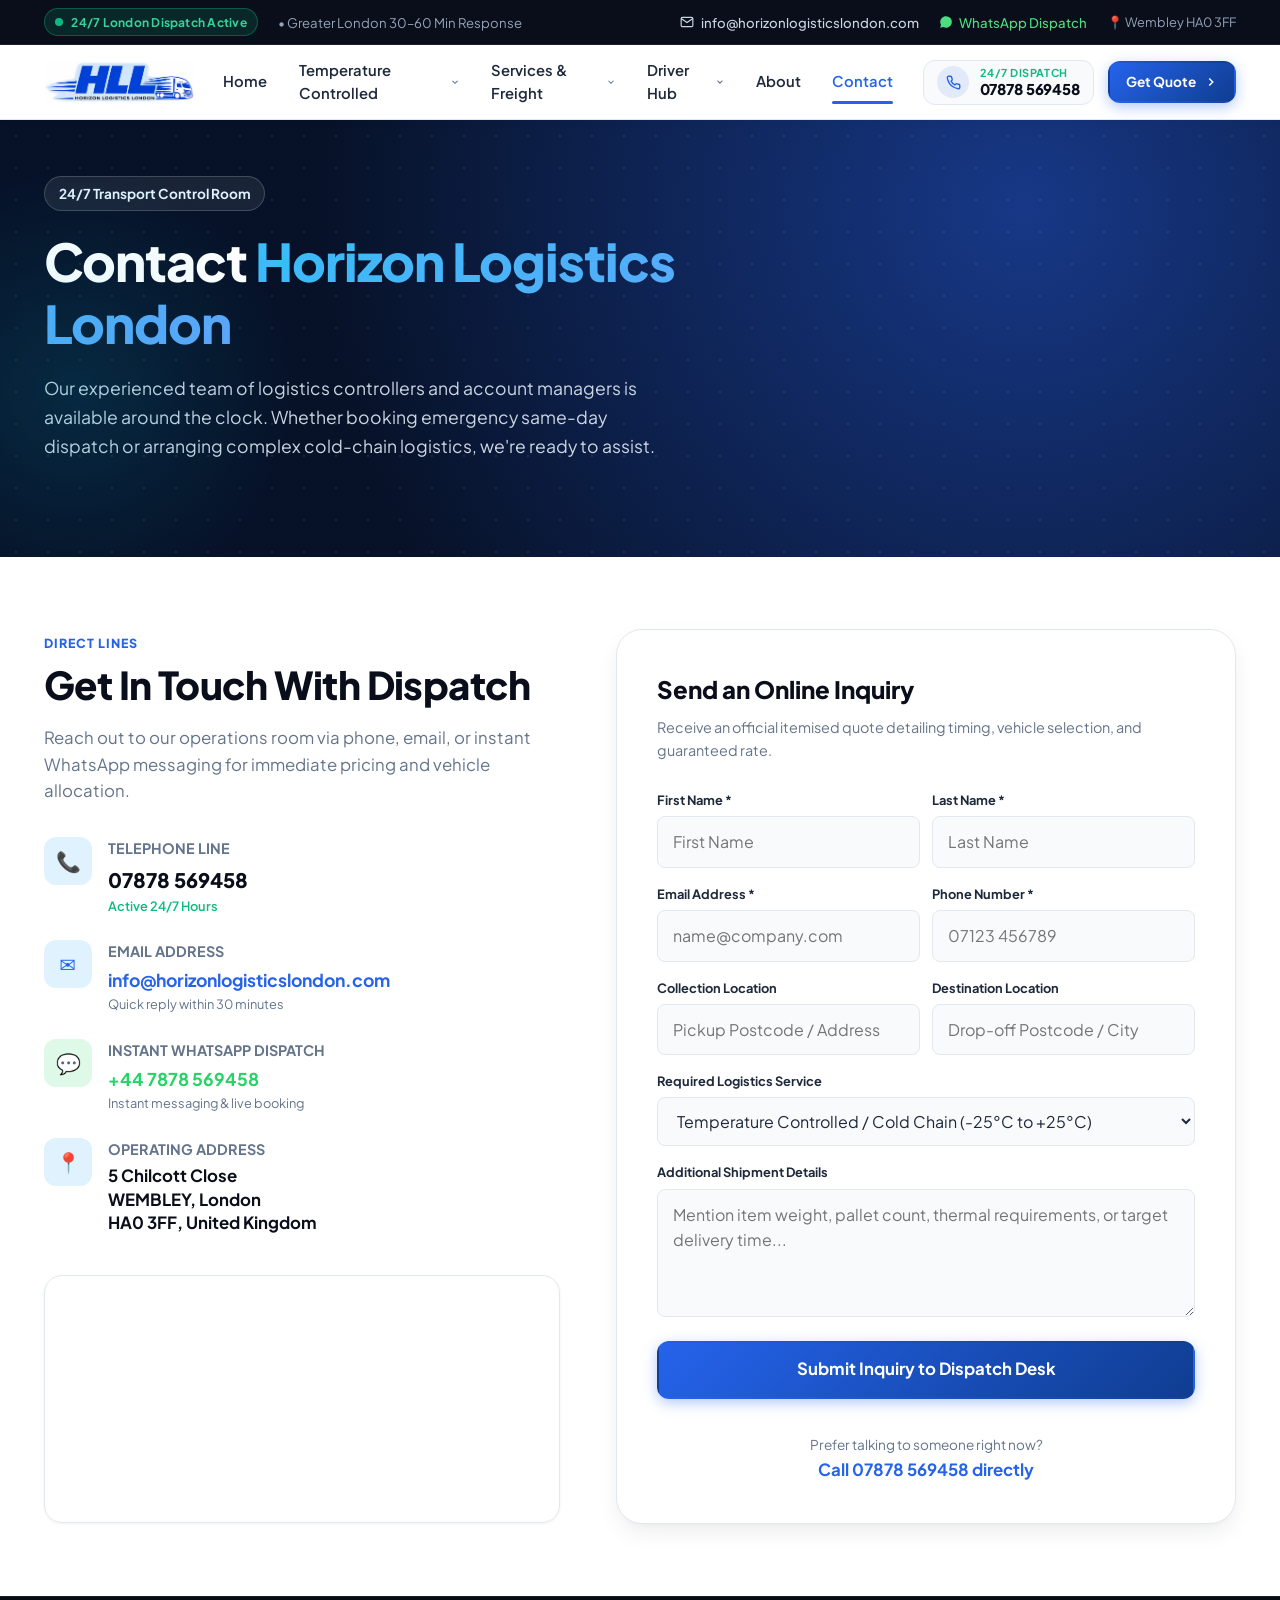
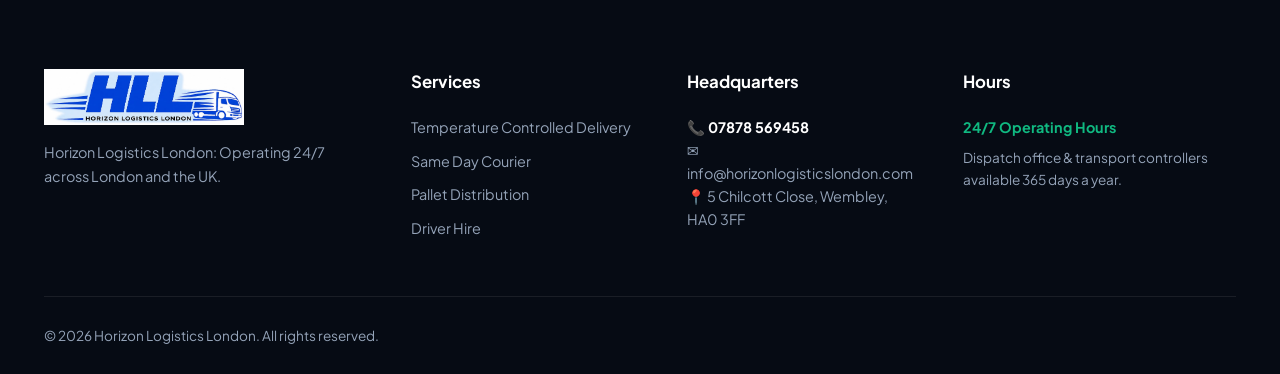
<file: contact.html>
<!DOCTYPE html>
<html lang="en-GB">
<head>
  <meta charset="UTF-8">
  <meta name="viewport" content="width=device-width, initial-scale=1.0">
  <title>Contact Horizon Logistics London | 24/7 Dispatch Office in Wembley</title>
  <meta name="description" content="Contact Horizon Logistics London. Call our 24/7 transport and courier hotline on 07878 569458 or email info@horizonlogisticslondon.com. Located at 5 Chilcott Close, Wembley, HA0 3FF.">
  <meta name="keywords" content="contact Horizon Logistics London, courier contact Wembley, refrigerated courier phone number, same day courier dispatch London">
  <link rel="canonical" href="https://horizonlogisticslondon.com/contact.html">

  <meta property="og:title" content="Contact Horizon Logistics London | 24/7 Dispatch">
  <meta property="og:description" content="Call 07878 569458 or request an online quote. 24/7 logistics dispatch based in Wembley, London.">
  <meta property="og:image" content="assets/images/logo-clean.png">

  <link rel="icon" type="image/jpeg" href="assets/images/logo-clean.png">
  <link rel="preconnect" href="https://fonts.googleapis.com">
  <link rel="preconnect" href="https://fonts.gstatic.com" crossorigin>
  <link href="https://fonts.googleapis.com/css2?family=Plus+Jakarta+Sans:wght@400;500;600;700;800&display=swap" rel="stylesheet">
  <link rel="stylesheet" href="assets/css/style.css">

  <script type="application/ld+json">
  {
    "@context": "https://schema.org",
    "@type": "LocalBusiness",
    "name": "Horizon Logistics London",
    "telephone": "+447878569458",
    "email": "info@horizonlogisticslondon.com",
    "address": {
      "@type": "PostalAddress",
      "streetAddress": "5 Chilcott Close",
      "addressLocality": "Wembley",
      "addressRegion": "London",
      "postalCode": "HA0 3FF",
      "addressCountry": "GB"
    },
    "openingHours": "Mo-Su 00:00-23:59"
  }
  </script>
</head>
<body>

  <!-- Topbar -->
    <!-- Top Utility Bar -->
  <aside class="topbar" aria-label="Quick contact and status">
    <div class="container topbar-content">
      <div class="topbar-left">
        <span class="live-pill">
          <span class="pulse-dot"></span> 24/7 London Dispatch Active
        </span>
        <span style="color: #94a3b8;">• Greater London 30–60 Min Response</span>
      </div>
      <div class="topbar-right">
        <a href="mailto:info@horizonlogisticslondon.com" class="topbar-link">
          <svg width="14" height="14" viewBox="0 0 24 24" fill="none" stroke="currentColor" stroke-width="2"><path d="M4 4h16c1.1 0 2 .9 2 2v12c0 1.1-.9 2-2 2H4c-1.1 0-2-.9-2-2V6c0-1.1.9-2 2-2z"/><polyline points="22,6 12,13 2,6"/></svg>
          info@horizonlogisticslondon.com
        </a>
        <a href="https://wa.me/447878569458" target="_blank" rel="noopener" class="topbar-link" style="color: #4ade80;">
          <svg width="14" height="14" viewBox="0 0 24 24" fill="currentColor"><path d="M12.04 2c-5.46 0-9.91 4.45-9.91 9.91 0 1.75.46 3.45 1.32 4.95L2.05 22l5.25-1.38c1.45.79 3.08 1.21 4.74 1.21 5.46 0 9.91-4.45 9.91-9.91 0-2.65-1.03-5.14-2.9-7.01A9.816 9.816 0 0 0 12.04 2z"/></svg>
          WhatsApp Dispatch
        </a>
        <span style="color: #94a3b8; font-size: 0.8rem;">📍 Wembley HA0 3FF</span>
      </div>
    </div>
  </aside>

  <!-- Sticky Main Header -->
  <header class="site-header" id="masthead">
    <div class="container header-inner">
      <a href="index.html" class="brand-logo" aria-label="Horizon Logistics London Home">
        <img src="assets/images/logo-clean.png" alt="Horizon Logistics London HLL Logo" width="180" height="44">
      </a>

      <!-- Desktop Navigation -->
      <nav class="desktop-nav" aria-label="Primary Navigation">
        <a href="index.html" class="nav-link">Home</a>
        
        <!-- Temperature Controlled Dropdown -->
        <div class="nav-dropdown">
          <a href="cold-chain.html" class="nav-link dropdown-trigger">
            Temperature Controlled
            <svg class="dropdown-chevron" width="12" height="12" viewBox="0 0 24 24" fill="none" stroke="currentColor" stroke-width="2.5"><polyline points="6 9 12 15 18 9"/></svg>
          </a>
          <div class="dropdown-menu">
            <a href="cold-chain.html" class="dropdown-card-item">
              <div class="dropdown-card-icon">❄️</div>
              <div class="dropdown-card-content">
                <div class="dropdown-card-title">Cold Chain Logistics <span class="dropdown-badge">-25°C to +25°C</span></div>
                <span class="dropdown-card-sub">Dual-temp chilled and frozen transportation</span>
              </div>
            </a>
            <a href="cold-chain.html#pharma" class="dropdown-card-item">
              <div class="dropdown-card-icon">💊</div>
              <div class="dropdown-card-content">
                <div class="dropdown-card-title">Pharmaceutical Couriers</div>
                <span class="dropdown-card-sub">GDP-compliant vaccines, clinical &amp; lab samples</span>
              </div>
            </a>
            <a href="cold-chain.html#frozen" class="dropdown-card-item">
              <div class="dropdown-card-icon">🍦</div>
              <div class="dropdown-card-content">
                <div class="dropdown-card-title">Frozen Food Delivery London</div>
                <span class="dropdown-card-sub">Sub-zero -18°C distribution for food &amp; dining</span>
              </div>
            </a>
            <a href="cold-chain.html#refrigerated" class="dropdown-card-item">
              <div class="dropdown-card-icon">🚐</div>
              <div class="dropdown-card-content">
                <div class="dropdown-card-title">Refrigerated Same-Day Van</div>
                <span class="dropdown-card-sub">Emergency 30-60 min rapid temperature dispatch</span>
              </div>
            </a>
          </div>
        </div>

        <!-- Services & Freight Dropdown -->
        <div class="nav-dropdown">
          <a href="services.html" class="nav-link dropdown-trigger">
            Services &amp; Freight
            <svg class="dropdown-chevron" width="12" height="12" viewBox="0 0 24 24" fill="none" stroke="currentColor" stroke-width="2.5"><polyline points="6 9 12 15 18 9"/></svg>
          </a>
          <div class="dropdown-menu wide-menu">
            <a href="same-day-courier.html" class="dropdown-card-item">
              <div class="dropdown-card-icon">⚡</div>
              <div class="dropdown-card-content">
                <div class="dropdown-card-title">Same Day Courier <span class="dropdown-badge">Urgent</span></div>
                <span class="dropdown-card-sub">Dedicated 30-60 min point-to-point transit</span>
              </div>
            </a>
            <a href="services.html#contract-runs" class="dropdown-card-item">
              <div class="dropdown-card-icon">🗓️</div>
              <div class="dropdown-card-content">
                <div class="dropdown-card-title">Contract Courier Runs</div>
                <span class="dropdown-card-sub">Daily scheduled North to South UK trunking</span>
              </div>
            </a>
            <a href="services.html#pallet" class="dropdown-card-item">
              <div class="dropdown-card-icon">📦</div>
              <div class="dropdown-card-content">
                <div class="dropdown-card-title">Pallet Distribution</div>
                <span class="dropdown-card-sub">Full, half &amp; quarter loads nationwide</span>
              </div>
            </a>
            <a href="services.html#removals" class="dropdown-card-item">
              <div class="dropdown-card-icon">🚚</div>
              <div class="dropdown-card-content">
                <div class="dropdown-card-title">Office &amp; Home Removals</div>
                <span class="dropdown-card-sub">Commercial moves &amp; London man with a van</span>
              </div>
            </a>
            <a href="services.html#storage" class="dropdown-card-item">
              <div class="dropdown-card-icon">🏢</div>
              <div class="dropdown-card-content">
                <div class="dropdown-card-title">London Storage Units</div>
                <span class="dropdown-card-sub">Secure 24/7 North West London warehousing</span>
              </div>
            </a>
            <a href="services.html#international" class="dropdown-card-item">
              <div class="dropdown-card-icon">🌍</div>
              <div class="dropdown-card-content">
                <div class="dropdown-card-title">International Freight</div>
                <span class="dropdown-card-sub">European road freight &amp; customs clearance</span>
              </div>
            </a>
            <a href="services.html#parcels" class="dropdown-card-item" style="grid-column: span 2;">
              <div class="dropdown-card-icon">🏷️</div>
              <div class="dropdown-card-content">
                <div class="dropdown-card-title">Competitive Parcel Rates</div>
                <span class="dropdown-card-sub">Discounted multi-drop solutions for eCommerce and wholesale businesses</span>
              </div>
            </a>
          </div>
        </div>

        <!-- Driver Hub Dropdown -->
        <div class="nav-dropdown">
          <a href="driver-hire.html" class="nav-link dropdown-trigger">
            Driver Hub
            <svg class="dropdown-chevron" width="12" height="12" viewBox="0 0 24 24" fill="none" stroke="currentColor" stroke-width="2.5"><polyline points="6 9 12 15 18 9"/></svg>
          </a>
          <div class="dropdown-menu">
            <a href="driver-hire.html" class="dropdown-card-item">
              <div class="dropdown-card-icon">💼</div>
              <div class="dropdown-card-content">
                <div class="dropdown-card-title">Courier Vacancies <span class="dropdown-badge">Hiring</span></div>
                <span class="dropdown-card-sub">Top pay, flexible hours, all vehicle sizes</span>
              </div>
            </a>
            <a href="driver-hire.html#hire-drivers" class="dropdown-card-item">
              <div class="dropdown-card-icon">🚛</div>
              <div class="dropdown-card-content">
                <div class="dropdown-card-title">Commercial Driver Hire</div>
                <span class="dropdown-card-sub">HGV Class 1, Class 2 &amp; 7.5T relief staffing</span>
              </div>
            </a>
          </div>
        </div>

        <a href="about.html" class="nav-link">About</a>
        <a href="contact.html" class="nav-link active">Contact</a>
      </nav>

      <!-- Action Area: Sleek Phone Widget + High-Impact Quote CTA -->
      <div class="header-cta-group">
        <a href="tel:+447878569458" class="header-phone-widget" title="Call 24/7 Dispatch">
          <div class="header-phone-icon">
            <svg width="15" height="15" viewBox="0 0 24 24" fill="none" stroke="currentColor" stroke-width="2.2"><path d="M22 16.92v3a2 2 0 0 1-2.18 2 19.79 19.79 0 0 1-8.63-3.07 19.5 19.5 0 0 1-6-6 19.79 19.79 0 0 1-3.07-8.67A2 2 0 0 1 4.11 2h3a2 2 0 0 1 2 1.72 12.84 12.84 0 0 0 .7 2.81 2 2 0 0 1-.45 2.11L8.09 9.91a16 16 0 0 0 6 6l1.27-1.27a2 2 0 0 1 2.11-.45 12.84 12.84 0 0 0 2.81.7A2 2 0 0 1 22 16.92z"/></svg>
          </div>
          <div class="header-phone-text">
            <span class="header-phone-sub">24/7 Dispatch</span>
            <span class="header-phone-num">07878 569458</span>
          </div>
        </a>

        <button class="btn btn-primary btn-sm open-quote-modal">
          <span>Get Quote</span>
          <svg width="14" height="14" viewBox="0 0 24 24" fill="none" stroke="currentColor" stroke-width="2.5"><polyline points="9 18 15 12 9 6"/></svg>
        </button>

        <button class="mobile-toggle" id="mobileMenuToggle" aria-label="Open Navigation Menu">
          <span></span>
          <span></span>
          <span></span>
        </button>
      </div>
    </div>
  </header>

    <!-- Mobile Offcanvas Drawer -->
  <div class="modal-overlay" id="drawerOverlay"></div>
  <aside class="mobile-drawer" id="mobileDrawer" aria-label="Mobile Navigation Menu">
    <div class="mobile-drawer-header">
      <img src="assets/images/logo-clean.png" alt="Horizon Logistics London" width="140">
      <button class="drawer-close-btn" id="closeDrawer" aria-label="Close Mobile Menu">&times;</button>
    </div>

    <div class="mobile-drawer-nav">
      <a href="index.html" class="drawer-link">Home</a>

      <!-- Temperature Controlled Accordion -->
      <div>
        <button class="drawer-link drawer-accordion-btn" data-target="drawerTempSubmenu">
          <span>❄️ Temperature Controlled</span>
          <span class="drawer-chevron" style="transition: transform 0.2s;">▾</span>
        </button>
        <div class="drawer-submenu" id="drawerTempSubmenu">
          <a href="cold-chain.html" class="drawer-sublink">Cold Chain Logistics (-25°C to +25°C)</a>
          <a href="cold-chain.html#pharma" class="drawer-sublink">Pharmaceutical &amp; Lab Couriers</a>
          <a href="cold-chain.html#frozen" class="drawer-sublink">Frozen Food Delivery London</a>
          <a href="cold-chain.html#refrigerated" class="drawer-sublink">Emergency Refrigerated Van</a>
        </div>
      </div>

      <!-- Services & Freight Accordion -->
      <div>
        <button class="drawer-link drawer-accordion-btn" data-target="drawerServicesSubmenu">
          <span>📦 Services &amp; Freight</span>
          <span class="drawer-chevron" style="transition: transform 0.2s;">▾</span>
        </button>
        <div class="drawer-submenu" id="drawerServicesSubmenu">
          <a href="same-day-courier.html" class="drawer-sublink">⚡ Same Day Courier (30-60m collection)</a>
          <a href="services.html#contract-runs" class="drawer-sublink">🗓️ Scheduled Contract Runs</a>
          <a href="services.html#pallet" class="drawer-sublink">📦 Pallet Distribution UK</a>
          <a href="services.html#removals" class="drawer-sublink">🚚 Office &amp; Home Removals</a>
          <a href="services.html#storage" class="drawer-sublink">🏢 North West London Storage</a>
          <a href="services.html#international" class="drawer-sublink">🌍 International Freight Forwarding</a>
          <a href="services.html#parcels" class="drawer-sublink">🏷️ Competitive Parcel Rates</a>
        </div>
      </div>

      <!-- Driver Hub Accordion -->
      <div>
        <button class="drawer-link drawer-accordion-btn" data-target="drawerDriverSubmenu">
          <span>💼 Driver Hub</span>
          <span class="drawer-chevron" style="transition: transform 0.2s;">▾</span>
        </button>
        <div class="drawer-submenu" id="drawerDriverSubmenu">
          <a href="driver-hire.html" class="drawer-sublink">Courier Vacancies (Apply Now)</a>
          <a href="driver-hire.html#hire-drivers" class="drawer-sublink">Commercial Driver Hire (HGV &amp; 7.5T)</a>
        </div>
      </div>

      <a href="about.html" class="drawer-link">About Horizon</a>
      <a href="contact.html" class="drawer-link">Contact &amp; Headquarters</a>
    </div>

    <!-- Quick Action Card inside Drawer -->
    <div style="margin-top: auto; padding-top: 1.5rem; border-top: 1px solid var(--border-light); display: flex; flex-direction: column; gap: 0.75rem;">
      <a href="tel:+447878569458" class="btn btn-call" style="width: 100%;">
        📞 Call 07878 569458
      </a>
      <a href="https://wa.me/447878569458" target="_blank" rel="noopener" class="btn btn-whatsapp" style="width: 100%;">
        💬 WhatsApp Dispatch
      </a>
      <button class="btn btn-primary open-quote-modal" style="width: 100%;">
        Request Online Quote
      </button>
    </div>
  </aside>

  <main>
    <section class="hero" style="padding: 3.5rem 0 4rem;">
      <div class="container">
        <div style="max-width: 800px;">
          <div class="hero-badge">24/7 Transport Control Room</div>
          <h1 class="hero-title">
            Contact <span class="highlight">Horizon Logistics London</span>
          </h1>
          <p class="hero-desc">
            Our experienced team of logistics controllers and account managers is available around the clock. Whether booking emergency same-day dispatch or arranging complex cold-chain logistics, we're ready to assist.
          </p>
        </div>
      </div>
    </section>

    <section class="section section-light">
      <div class="container">
        <div style="display: grid; grid-template-columns: 1fr 1.2fr; gap: 3.5rem; align-items: flex-start;">
          
          <!-- Contact Details Box -->
          <div>
            <span class="section-tag">Direct Lines</span>
            <h2 class="section-title">Get In Touch With Dispatch</h2>
            <p style="color: var(--text-muted); font-size: 1.05rem; line-height: 1.6; margin-bottom: 2rem;">
              Reach out to our operations room via phone, email, or instant WhatsApp messaging for immediate pricing and vehicle allocation.
            </p>

            <div style="display: flex; flex-direction: column; gap: 1.5rem; margin-bottom: 2.5rem;">
              <div style="display: flex; gap: 1rem; align-items: flex-start;">
                <div style="width: 48px; height: 48px; border-radius: var(--radius-md); background: var(--accent-ice); display: flex; align-items: center; justify-content: center; font-size: 1.25rem; color: var(--accent-blue); flex-shrink: 0;">
                  📞
                </div>
                <div>
                  <h4 style="font-size: 0.9rem; text-transform: uppercase; color: var(--text-muted); font-weight: 700; margin-bottom: 0.2rem;">Telephone Line</h4>
                  <a href="tel:+447878569458" style="font-size: 1.25rem; font-weight: 800; color: var(--dark);">07878 569458</a>
                  <p style="font-size: 0.8rem; color: var(--success); font-weight: 600;">Active 24/7 Hours</p>
                </div>
              </div>

              <div style="display: flex; gap: 1rem; align-items: flex-start;">
                <div style="width: 48px; height: 48px; border-radius: var(--radius-md); background: var(--accent-ice); display: flex; align-items: center; justify-content: center; font-size: 1.25rem; color: var(--accent-blue); flex-shrink: 0;">
                  ✉️
                </div>
                <div>
                  <h4 style="font-size: 0.9rem; text-transform: uppercase; color: var(--text-muted); font-weight: 700; margin-bottom: 0.2rem;">Email Address</h4>
                  <a href="mailto:info@horizonlogisticslondon.com" style="font-size: 1.1rem; font-weight: 700; color: var(--accent-blue);">info@horizonlogisticslondon.com</a>
                  <p style="font-size: 0.8rem; color: var(--text-muted);">Quick reply within 30 minutes</p>
                </div>
              </div>

              <div style="display: flex; gap: 1rem; align-items: flex-start;">
                <div style="width: 48px; height: 48px; border-radius: var(--radius-md); background: rgba(37, 211, 102, 0.15); display: flex; align-items: center; justify-content: center; font-size: 1.25rem; color: #25d366; flex-shrink: 0;">
                  💬
                </div>
                <div>
                  <h4 style="font-size: 0.9rem; text-transform: uppercase; color: var(--text-muted); font-weight: 700; margin-bottom: 0.2rem;">Instant WhatsApp Dispatch</h4>
                  <a href="https://wa.me/447878569458" target="_blank" rel="noopener" style="font-size: 1.1rem; font-weight: 700; color: #25d366;">+44 7878 569458</a>
                  <p style="font-size: 0.8rem; color: var(--text-muted);">Instant messaging & live booking</p>
                </div>
              </div>

              <div style="display: flex; gap: 1rem; align-items: flex-start;">
                <div style="width: 48px; height: 48px; border-radius: var(--radius-md); background: var(--accent-ice); display: flex; align-items: center; justify-content: center; font-size: 1.25rem; color: var(--accent-blue); flex-shrink: 0;">
                  📍
                </div>
                <div>
                  <h4 style="font-size: 0.9rem; text-transform: uppercase; color: var(--text-muted); font-weight: 700; margin-bottom: 0.2rem;">Operating Address</h4>
                  <p style="font-size: 1.05rem; font-weight: 700; color: var(--dark); line-height: 1.4;">
                    5 Chilcott Close<br>
                    WEMBLEY, London<br>
                    HA0 3FF, United Kingdom
                  </p>
                </div>
              </div>
            </div>

            <!-- Map View Container -->
            <div style="border-radius: var(--radius-lg); overflow: hidden; border: 1px solid var(--border-light); box-shadow: var(--shadow-sm);">
              <iframe 
                title="Horizon Logistics London Location"
                src="https://www.google.com/maps/embed?pb=!1m18!1m12!1m3!1d2480.9573887162985!2d-0.3040333230672151!3d51.55067427182414!2m3!1f0!2f0!3f0!3m2!1i1024!2i768!4f13.1!3m3!1m2!1s0x48761245037be709%3A0xe54e207905d4df44!2s5%20Chilcott%20Cl%2C%20Wembley%20HA0%203FF%2C%20UK!5e0!3m2!1sen!2suk!4v1714000000000!5m2!1sen!2suk" 
                width="100%" 
                height="240" 
                style="border:0;" 
                allowfullscreen="" 
                loading="lazy" 
                referrerpolicy="no-referrer-when-downgrade">
              </iframe>
            </div>
          </div>

          <!-- Contact / Quote Request Form -->
          <div style="background: #ffffff; padding: 2.5rem; border-radius: var(--radius-xl); border: 1px solid var(--border-light); box-shadow: var(--shadow-lg);">
            <h3 style="font-size: 1.5rem; font-weight: 800; color: var(--dark); margin-bottom: 0.5rem;">
              Send an Online Inquiry
            </h3>
            <p style="font-size: 0.9rem; color: var(--text-muted); margin-bottom: 1.75rem;">
              Receive an official itemised quote detailing timing, vehicle selection, and guaranteed rate.
            </p>

            <form class="ajax-contact-form" style="display: flex; flex-direction: column; gap: 1rem;">
              <div class="form-row">
                <div class="form-group">
                  <label class="form-label">First Name *</label>
                  <input type="text" class="form-input" placeholder="First Name" required>
                </div>
                <div class="form-group">
                  <label class="form-label">Last Name *</label>
                  <input type="text" class="form-input" placeholder="Last Name" required>
                </div>
              </div>

              <div class="form-row">
                <div class="form-group">
                  <label class="form-label">Email Address *</label>
                  <input type="email" class="form-input" placeholder="name@company.com" required>
                </div>
                <div class="form-group">
                  <label class="form-label">Phone Number *</label>
                  <input type="tel" class="form-input" placeholder="07123 456789" required>
                </div>
              </div>

              <div class="form-row">
                <div class="form-group">
                  <label class="form-label">Collection Location</label>
                  <input type="text" class="form-input" placeholder="Pickup Postcode / Address">
                </div>
                <div class="form-group">
                  <label class="form-label">Destination Location</label>
                  <input type="text" class="form-input" placeholder="Drop-off Postcode / City">
                </div>
              </div>

              <div class="form-group">
                <label class="form-label">Required Logistics Service</label>
                <select class="form-select">
                  <option value="cold-chain">Temperature Controlled / Cold Chain (-25°C to +25°C)</option>
                  <option value="pharma">Pharmaceutical / Clinical Trial Courier</option>
                  <option value="same-day">Urgent Same Day Dedicated Delivery</option>
                  <option value="contract-run">Contract Scheduled Courier Run</option>
                  <option value="pallet">Pallet Distribution / Freight</option>
                  <option value="driver-hire">Driver Hire / Transport Staffing</option>
                  <option value="removals-storage">Removals &amp; Storage</option>
                </select>
              </div>

              <div class="form-group">
                <label class="form-label">Additional Shipment Details</label>
                <textarea class="form-input" rows="4" placeholder="Mention item weight, pallet count, thermal requirements, or target delivery time..."></textarea>
              </div>

              <button type="submit" class="btn btn-primary btn-lg" style="width: 100%; margin-top: 0.5rem;">
                Submit Inquiry to Dispatch Desk
              </button>

              <div style="margin-top: 1rem; text-align: center;">
                <span style="font-size: 0.85rem; color: var(--text-muted);">Prefer talking to someone right now?</span><br>
                <a href="tel:+447878569458" style="color: var(--accent-blue); font-weight: 700; font-size: 1.05rem;">
                  Call 07878 569458 directly
                </a>
              </div>
            </form>
          </div>
        </div>
      </div>
    </section>
  </main>

  <footer class="site-footer">
    <div class="container">
      <div class="footer-grid">
        <div class="footer-col">
          <img src="assets/images/logo-clean.png" alt="Horizon Logistics London" width="200" style="margin-bottom: 1rem;">
          <p>Horizon Logistics London: Operating 24/7 across London and the UK.</p>
        </div>
        <div class="footer-col">
          <h4>Services</h4>
          <div class="footer-links">
            <a href="cold-chain.html">Temperature Controlled Delivery</a>
            <a href="same-day-courier.html">Same Day Courier</a>
            <a href="services.html#pallet">Pallet Distribution</a>
            <a href="driver-hire.html">Driver Hire</a>
          </div>
        </div>
        <div class="footer-col">
          <h4>Headquarters</h4>
          <p style="color: #fff; font-weight: 700;">📞 07878 569458</p>
          <p>✉️ info@horizonlogisticslondon.com</p>
          <p>📍 5 Chilcott Close, Wembley, HA0 3FF</p>
        </div>
        <div class="footer-col">
          <h4>Hours</h4>
          <p style="color: var(--success); font-weight: 700;">24/7 Operating Hours</p>
          <p style="font-size: 0.85rem; margin-top: 0.5rem;">Dispatch office &amp; transport controllers available 365 days a year.</p>
        </div>
      </div>
      <div class="footer-bottom">
        <div>&copy; 2026 Horizon Logistics London. All rights reserved.</div>
      </div>
    </div>
  </footer>

  <script src="assets/js/main.js"></script>
</body>
</html>
</file>
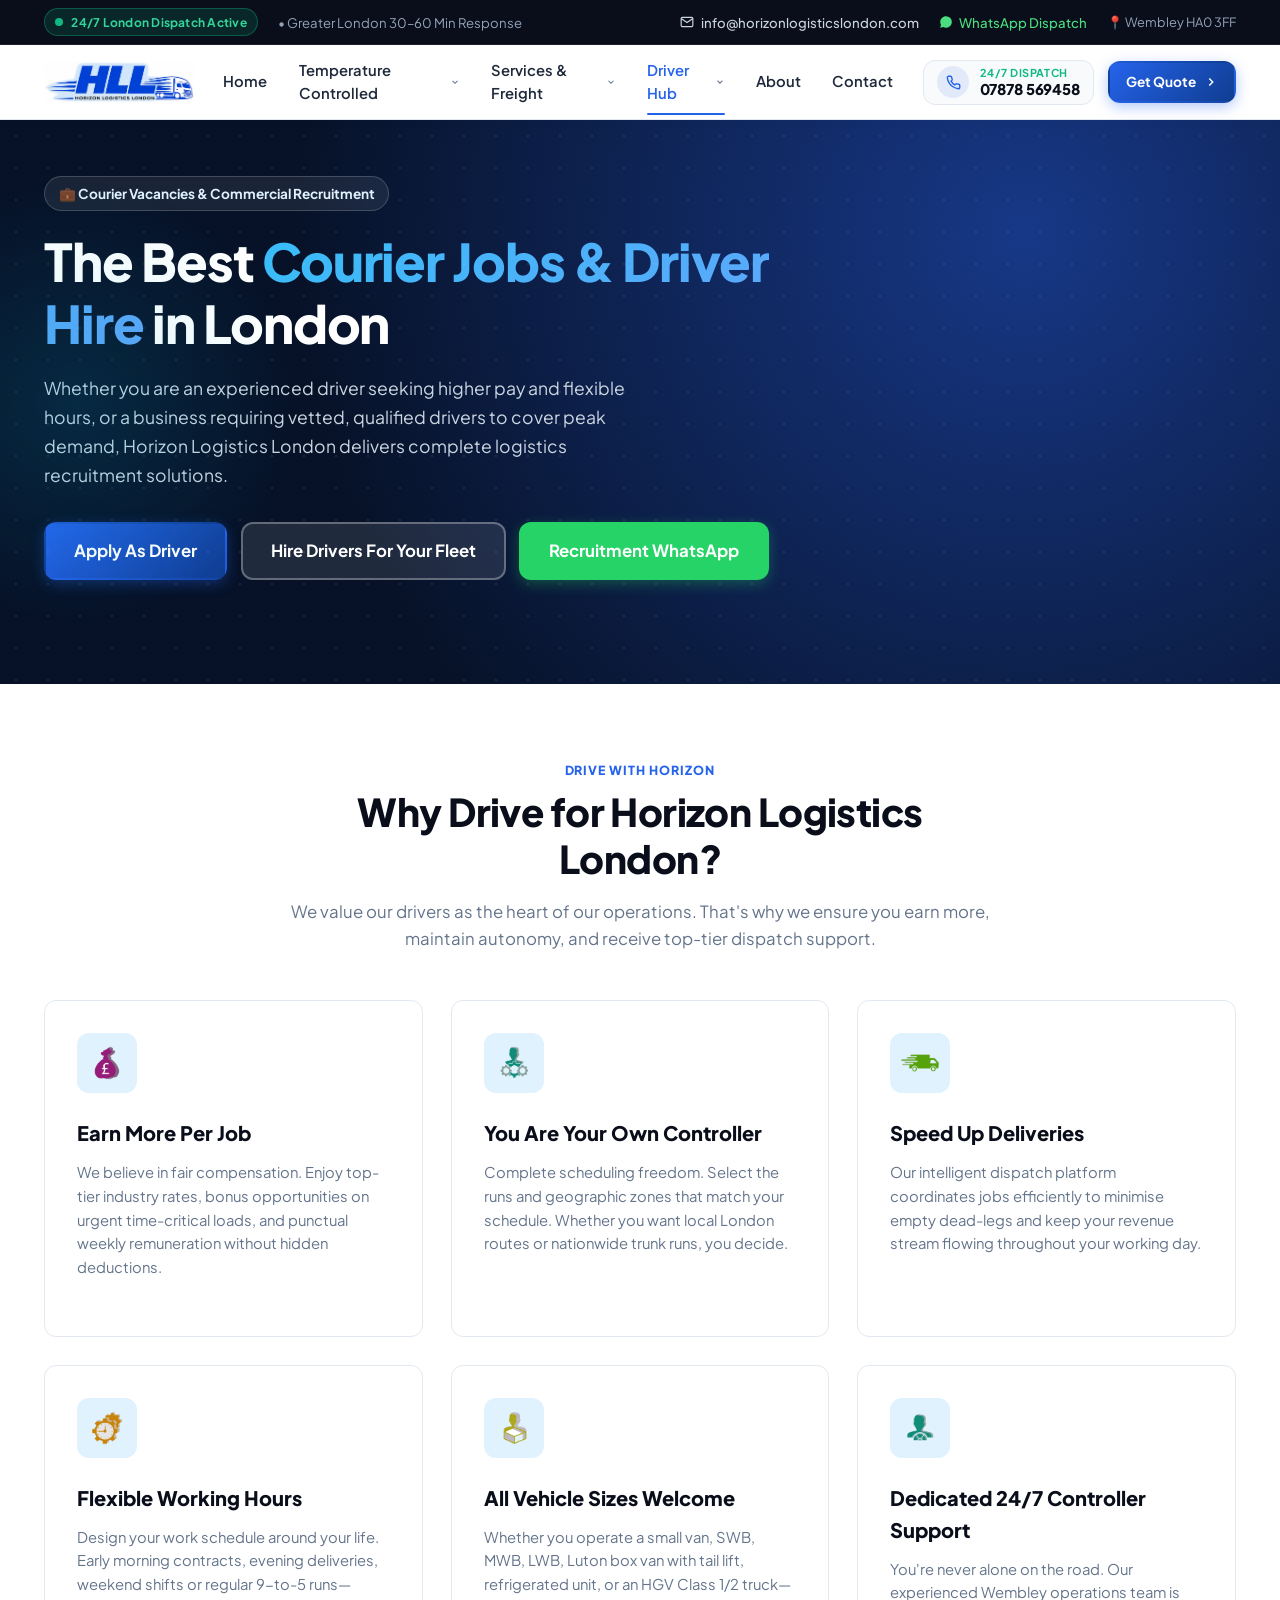
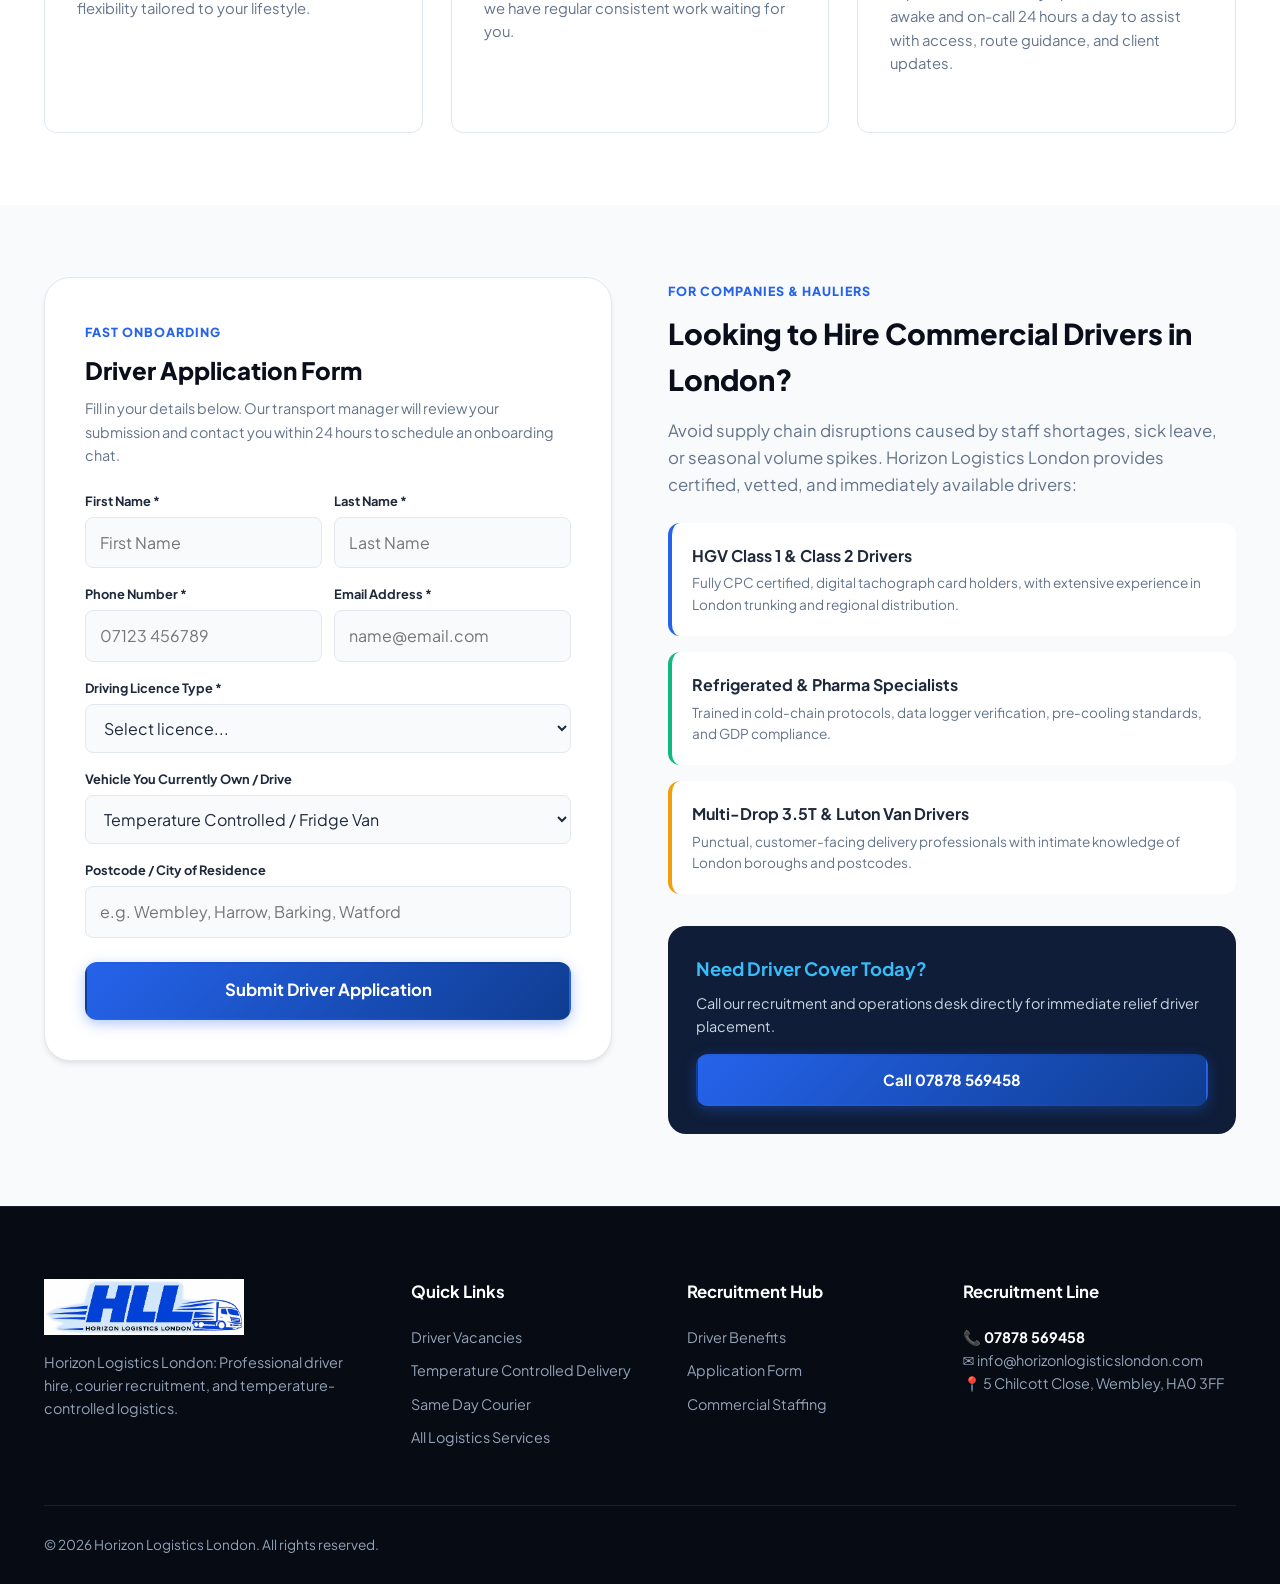
<file: driver-hire.html>
<!DOCTYPE html>
<html lang="en-GB">
<head>
  <meta charset="UTF-8">
  <meta name="viewport" content="width=device-width, initial-scale=1.0">
  <title>Driver Hire & Courier Vacancies London | Horizon Logistics London</title>
  <meta name="description" content="Apply for the best courier jobs in London or hire qualified HGV, 7.5T, and van drivers with Horizon Logistics London. High pay rates, flexible hours, and professional logistics recruitment.">
  <meta name="keywords" content="driver hire London, courier jobs London, HGV driver vacancies, delivery driver jobs London, truck driver hire, Horizon Logistics London driver vacancies">
  <link rel="canonical" href="https://horizonlogisticslondon.com/driver-hire.html">

  <meta property="og:title" content="Driver Hire & Courier Vacancies London | Horizon Logistics London">
  <meta property="og:description" content="Join our fleet or hire professional drivers. Flexible hours, top earnings, and all vehicle sizes welcome.">
  <meta property="og:image" content="assets/images/logistics-team.jpg">

  <link rel="icon" type="image/jpeg" href="assets/images/logo-clean.png">
  <link rel="preconnect" href="https://fonts.googleapis.com">
  <link rel="preconnect" href="https://fonts.gstatic.com" crossorigin>
  <link href="https://fonts.googleapis.com/css2?family=Plus+Jakarta+Sans:wght@400;500;600;700;800&display=swap" rel="stylesheet">
  <link rel="stylesheet" href="assets/css/style.css">

  <script type="application/ld+json">
  {
    "@context": "https://schema.org",
    "@type": "EmploymentAgency",
    "name": "Horizon Logistics London - Driver Hire & Recruitment",
    "telephone": "+447878569458",
    "address": {
      "@type": "PostalAddress",
      "streetAddress": "5 Chilcott Close",
      "addressLocality": "Wembley",
      "addressRegion": "London",
      "postalCode": "HA0 3FF",
      "addressCountry": "GB"
    },
    "description": "Logistics driver recruitment and commercial driver hire supplying HGV Class 1, Class 2, and professional multi-drop couriers across London."
  }
  </script>
</head>
<body>

  <!-- Topbar -->
    <!-- Top Utility Bar -->
  <aside class="topbar" aria-label="Quick contact and status">
    <div class="container topbar-content">
      <div class="topbar-left">
        <span class="live-pill">
          <span class="pulse-dot"></span> 24/7 London Dispatch Active
        </span>
        <span style="color: #94a3b8;">• Greater London 30–60 Min Response</span>
      </div>
      <div class="topbar-right">
        <a href="mailto:info@horizonlogisticslondon.com" class="topbar-link">
          <svg width="14" height="14" viewBox="0 0 24 24" fill="none" stroke="currentColor" stroke-width="2"><path d="M4 4h16c1.1 0 2 .9 2 2v12c0 1.1-.9 2-2 2H4c-1.1 0-2-.9-2-2V6c0-1.1.9-2 2-2z"/><polyline points="22,6 12,13 2,6"/></svg>
          info@horizonlogisticslondon.com
        </a>
        <a href="https://wa.me/447878569458" target="_blank" rel="noopener" class="topbar-link" style="color: #4ade80;">
          <svg width="14" height="14" viewBox="0 0 24 24" fill="currentColor"><path d="M12.04 2c-5.46 0-9.91 4.45-9.91 9.91 0 1.75.46 3.45 1.32 4.95L2.05 22l5.25-1.38c1.45.79 3.08 1.21 4.74 1.21 5.46 0 9.91-4.45 9.91-9.91 0-2.65-1.03-5.14-2.9-7.01A9.816 9.816 0 0 0 12.04 2z"/></svg>
          WhatsApp Dispatch
        </a>
        <span style="color: #94a3b8; font-size: 0.8rem;">📍 Wembley HA0 3FF</span>
      </div>
    </div>
  </aside>

  <!-- Sticky Main Header -->
  <header class="site-header" id="masthead">
    <div class="container header-inner">
      <a href="index.html" class="brand-logo" aria-label="Horizon Logistics London Home">
        <img src="assets/images/logo-clean.png" alt="Horizon Logistics London HLL Logo" width="180" height="44">
      </a>

      <!-- Desktop Navigation -->
      <nav class="desktop-nav" aria-label="Primary Navigation">
        <a href="index.html" class="nav-link">Home</a>
        
        <!-- Temperature Controlled Dropdown -->
        <div class="nav-dropdown">
          <a href="cold-chain.html" class="nav-link dropdown-trigger">
            Temperature Controlled
            <svg class="dropdown-chevron" width="12" height="12" viewBox="0 0 24 24" fill="none" stroke="currentColor" stroke-width="2.5"><polyline points="6 9 12 15 18 9"/></svg>
          </a>
          <div class="dropdown-menu">
            <a href="cold-chain.html" class="dropdown-card-item">
              <div class="dropdown-card-icon">❄️</div>
              <div class="dropdown-card-content">
                <div class="dropdown-card-title">Cold Chain Logistics <span class="dropdown-badge">-25°C to +25°C</span></div>
                <span class="dropdown-card-sub">Dual-temp chilled and frozen transportation</span>
              </div>
            </a>
            <a href="cold-chain.html#pharma" class="dropdown-card-item">
              <div class="dropdown-card-icon">💊</div>
              <div class="dropdown-card-content">
                <div class="dropdown-card-title">Pharmaceutical Couriers</div>
                <span class="dropdown-card-sub">GDP-compliant vaccines, clinical &amp; lab samples</span>
              </div>
            </a>
            <a href="cold-chain.html#frozen" class="dropdown-card-item">
              <div class="dropdown-card-icon">🍦</div>
              <div class="dropdown-card-content">
                <div class="dropdown-card-title">Frozen Food Delivery London</div>
                <span class="dropdown-card-sub">Sub-zero -18°C distribution for food &amp; dining</span>
              </div>
            </a>
            <a href="cold-chain.html#refrigerated" class="dropdown-card-item">
              <div class="dropdown-card-icon">🚐</div>
              <div class="dropdown-card-content">
                <div class="dropdown-card-title">Refrigerated Same-Day Van</div>
                <span class="dropdown-card-sub">Emergency 30-60 min rapid temperature dispatch</span>
              </div>
            </a>
          </div>
        </div>

        <!-- Services & Freight Dropdown -->
        <div class="nav-dropdown">
          <a href="services.html" class="nav-link dropdown-trigger">
            Services &amp; Freight
            <svg class="dropdown-chevron" width="12" height="12" viewBox="0 0 24 24" fill="none" stroke="currentColor" stroke-width="2.5"><polyline points="6 9 12 15 18 9"/></svg>
          </a>
          <div class="dropdown-menu wide-menu">
            <a href="same-day-courier.html" class="dropdown-card-item">
              <div class="dropdown-card-icon">⚡</div>
              <div class="dropdown-card-content">
                <div class="dropdown-card-title">Same Day Courier <span class="dropdown-badge">Urgent</span></div>
                <span class="dropdown-card-sub">Dedicated 30-60 min point-to-point transit</span>
              </div>
            </a>
            <a href="services.html#contract-runs" class="dropdown-card-item">
              <div class="dropdown-card-icon">🗓️</div>
              <div class="dropdown-card-content">
                <div class="dropdown-card-title">Contract Courier Runs</div>
                <span class="dropdown-card-sub">Daily scheduled North to South UK trunking</span>
              </div>
            </a>
            <a href="services.html#pallet" class="dropdown-card-item">
              <div class="dropdown-card-icon">📦</div>
              <div class="dropdown-card-content">
                <div class="dropdown-card-title">Pallet Distribution</div>
                <span class="dropdown-card-sub">Full, half &amp; quarter loads nationwide</span>
              </div>
            </a>
            <a href="services.html#removals" class="dropdown-card-item">
              <div class="dropdown-card-icon">🚚</div>
              <div class="dropdown-card-content">
                <div class="dropdown-card-title">Office &amp; Home Removals</div>
                <span class="dropdown-card-sub">Commercial moves &amp; London man with a van</span>
              </div>
            </a>
            <a href="services.html#storage" class="dropdown-card-item">
              <div class="dropdown-card-icon">🏢</div>
              <div class="dropdown-card-content">
                <div class="dropdown-card-title">London Storage Units</div>
                <span class="dropdown-card-sub">Secure 24/7 North West London warehousing</span>
              </div>
            </a>
            <a href="services.html#international" class="dropdown-card-item">
              <div class="dropdown-card-icon">🌍</div>
              <div class="dropdown-card-content">
                <div class="dropdown-card-title">International Freight</div>
                <span class="dropdown-card-sub">European road freight &amp; customs clearance</span>
              </div>
            </a>
            <a href="services.html#parcels" class="dropdown-card-item" style="grid-column: span 2;">
              <div class="dropdown-card-icon">🏷️</div>
              <div class="dropdown-card-content">
                <div class="dropdown-card-title">Competitive Parcel Rates</div>
                <span class="dropdown-card-sub">Discounted multi-drop solutions for eCommerce and wholesale businesses</span>
              </div>
            </a>
          </div>
        </div>

        <!-- Driver Hub Dropdown -->
        <div class="nav-dropdown">
          <a href="driver-hire.html" class="nav-link dropdown-trigger active">
            Driver Hub
            <svg class="dropdown-chevron" width="12" height="12" viewBox="0 0 24 24" fill="none" stroke="currentColor" stroke-width="2.5"><polyline points="6 9 12 15 18 9"/></svg>
          </a>
          <div class="dropdown-menu">
            <a href="driver-hire.html" class="dropdown-card-item">
              <div class="dropdown-card-icon">💼</div>
              <div class="dropdown-card-content">
                <div class="dropdown-card-title">Courier Vacancies <span class="dropdown-badge">Hiring</span></div>
                <span class="dropdown-card-sub">Top pay, flexible hours, all vehicle sizes</span>
              </div>
            </a>
            <a href="driver-hire.html#hire-drivers" class="dropdown-card-item">
              <div class="dropdown-card-icon">🚛</div>
              <div class="dropdown-card-content">
                <div class="dropdown-card-title">Commercial Driver Hire</div>
                <span class="dropdown-card-sub">HGV Class 1, Class 2 &amp; 7.5T relief staffing</span>
              </div>
            </a>
          </div>
        </div>

        <a href="about.html" class="nav-link">About</a>
        <a href="contact.html" class="nav-link">Contact</a>
      </nav>

      <!-- Action Area: Sleek Phone Widget + High-Impact Quote CTA -->
      <div class="header-cta-group">
        <a href="tel:+447878569458" class="header-phone-widget" title="Call 24/7 Dispatch">
          <div class="header-phone-icon">
            <svg width="15" height="15" viewBox="0 0 24 24" fill="none" stroke="currentColor" stroke-width="2.2"><path d="M22 16.92v3a2 2 0 0 1-2.18 2 19.79 19.79 0 0 1-8.63-3.07 19.5 19.5 0 0 1-6-6 19.79 19.79 0 0 1-3.07-8.67A2 2 0 0 1 4.11 2h3a2 2 0 0 1 2 1.72 12.84 12.84 0 0 0 .7 2.81 2 2 0 0 1-.45 2.11L8.09 9.91a16 16 0 0 0 6 6l1.27-1.27a2 2 0 0 1 2.11-.45 12.84 12.84 0 0 0 2.81.7A2 2 0 0 1 22 16.92z"/></svg>
          </div>
          <div class="header-phone-text">
            <span class="header-phone-sub">24/7 Dispatch</span>
            <span class="header-phone-num">07878 569458</span>
          </div>
        </a>

        <button class="btn btn-primary btn-sm open-quote-modal">
          <span>Get Quote</span>
          <svg width="14" height="14" viewBox="0 0 24 24" fill="none" stroke="currentColor" stroke-width="2.5"><polyline points="9 18 15 12 9 6"/></svg>
        </button>

        <button class="mobile-toggle" id="mobileMenuToggle" aria-label="Open Navigation Menu">
          <span></span>
          <span></span>
          <span></span>
        </button>
      </div>
    </div>
  </header>

    <!-- Mobile Offcanvas Drawer -->
  <div class="modal-overlay" id="drawerOverlay"></div>
  <aside class="mobile-drawer" id="mobileDrawer" aria-label="Mobile Navigation Menu">
    <div class="mobile-drawer-header">
      <img src="assets/images/logo-clean.png" alt="Horizon Logistics London" width="140">
      <button class="drawer-close-btn" id="closeDrawer" aria-label="Close Mobile Menu">&times;</button>
    </div>

    <div class="mobile-drawer-nav">
      <a href="index.html" class="drawer-link">Home</a>

      <!-- Temperature Controlled Accordion -->
      <div>
        <button class="drawer-link drawer-accordion-btn" data-target="drawerTempSubmenu">
          <span>❄️ Temperature Controlled</span>
          <span class="drawer-chevron" style="transition: transform 0.2s;">▾</span>
        </button>
        <div class="drawer-submenu" id="drawerTempSubmenu">
          <a href="cold-chain.html" class="drawer-sublink">Cold Chain Logistics (-25°C to +25°C)</a>
          <a href="cold-chain.html#pharma" class="drawer-sublink">Pharmaceutical &amp; Lab Couriers</a>
          <a href="cold-chain.html#frozen" class="drawer-sublink">Frozen Food Delivery London</a>
          <a href="cold-chain.html#refrigerated" class="drawer-sublink">Emergency Refrigerated Van</a>
        </div>
      </div>

      <!-- Services & Freight Accordion -->
      <div>
        <button class="drawer-link drawer-accordion-btn" data-target="drawerServicesSubmenu">
          <span>📦 Services &amp; Freight</span>
          <span class="drawer-chevron" style="transition: transform 0.2s;">▾</span>
        </button>
        <div class="drawer-submenu" id="drawerServicesSubmenu">
          <a href="same-day-courier.html" class="drawer-sublink">⚡ Same Day Courier (30-60m collection)</a>
          <a href="services.html#contract-runs" class="drawer-sublink">🗓️ Scheduled Contract Runs</a>
          <a href="services.html#pallet" class="drawer-sublink">📦 Pallet Distribution UK</a>
          <a href="services.html#removals" class="drawer-sublink">🚚 Office &amp; Home Removals</a>
          <a href="services.html#storage" class="drawer-sublink">🏢 North West London Storage</a>
          <a href="services.html#international" class="drawer-sublink">🌍 International Freight Forwarding</a>
          <a href="services.html#parcels" class="drawer-sublink">🏷️ Competitive Parcel Rates</a>
        </div>
      </div>

      <!-- Driver Hub Accordion -->
      <div>
        <button class="drawer-link drawer-accordion-btn" data-target="drawerDriverSubmenu">
          <span>💼 Driver Hub</span>
          <span class="drawer-chevron" style="transition: transform 0.2s;">▾</span>
        </button>
        <div class="drawer-submenu" id="drawerDriverSubmenu">
          <a href="driver-hire.html" class="drawer-sublink">Courier Vacancies (Apply Now)</a>
          <a href="driver-hire.html#hire-drivers" class="drawer-sublink">Commercial Driver Hire (HGV &amp; 7.5T)</a>
        </div>
      </div>

      <a href="about.html" class="drawer-link">About Horizon</a>
      <a href="contact.html" class="drawer-link">Contact &amp; Headquarters</a>
    </div>

    <!-- Quick Action Card inside Drawer -->
    <div style="margin-top: auto; padding-top: 1.5rem; border-top: 1px solid var(--border-light); display: flex; flex-direction: column; gap: 0.75rem;">
      <a href="tel:+447878569458" class="btn btn-call" style="width: 100%;">
        📞 Call 07878 569458
      </a>
      <a href="https://wa.me/447878569458" target="_blank" rel="noopener" class="btn btn-whatsapp" style="width: 100%;">
        💬 WhatsApp Dispatch
      </a>
      <button class="btn btn-primary open-quote-modal" style="width: 100%;">
        Request Online Quote
      </button>
    </div>
  </aside>

  <main>
    <!-- HERO -->
    <section class="hero" style="padding: 3.5rem 0 4rem;">
      <div class="container">
        <div style="max-width: 800px;">
          <div class="hero-badge">
            💼 Courier Vacancies &amp; Commercial Recruitment
          </div>
          <h1 class="hero-title">
            The Best <span class="highlight">Courier Jobs &amp; Driver Hire</span> in London
          </h1>
          <p class="hero-desc">
            Whether you are an experienced driver seeking higher pay and flexible hours, or a business requiring vetted, qualified drivers to cover peak demand, Horizon Logistics London delivers complete logistics recruitment solutions.
          </p>
          <div class="hero-cta-bar">
            <a href="#driver-form" class="btn btn-primary btn-lg">Apply As Driver</a>
            <a href="#hire-drivers" class="btn btn-secondary btn-lg" style="background: rgba(255,255,255,0.1); color: #fff; border-color: rgba(255,255,255,0.3);">Hire Drivers For Your Fleet</a>
            <a href="https://wa.me/447878569458?text=Hello%20Horizon%20Logistics%20London%2C%20I%20am%20interested%20in%20driver%20vacancies." target="_blank" rel="noopener" class="btn btn-whatsapp btn-lg">Recruitment WhatsApp</a>
          </div>
        </div>
      </div>
    </section>

    <!-- SECTION FOR DRIVERS (WHY JOIN US) -->
    <section class="section section-light" id="benefits">
      <div class="container">
        <div class="section-header">
          <span class="section-tag">Drive With Horizon</span>
          <h2 class="section-title">Why Drive for Horizon Logistics London?</h2>
          <p class="section-subtitle">
            We value our drivers as the heart of our operations. That's why we ensure you earn more, maintain autonomy, and receive top-tier dispatch support.
          </p>
        </div>

        <div class="services-grid">
          <div class="service-card">
            <div class="service-icon-box">
              <img src="assets/images/icon-money.webp" alt="Earn More Per Job">
            </div>
            <h3>Earn More Per Job</h3>
            <p>
              We believe in fair compensation. Enjoy top-tier industry rates, bonus opportunities on urgent time-critical loads, and punctual weekly remuneration without hidden deductions.
            </p>
          </div>

          <div class="service-card">
            <div class="service-icon-box">
              <img src="assets/images/icon-controller.webp" alt="You Are Your Own Controller">
            </div>
            <h3>You Are Your Own Controller</h3>
            <p>
              Complete scheduling freedom. Select the runs and geographic zones that match your schedule. Whether you want local London routes or nationwide trunk runs, you decide.
            </p>
          </div>

          <div class="service-card">
            <div class="service-icon-box">
              <img src="assets/images/icon-speed.webp" alt="Speed Up Deliveries">
            </div>
            <h3>Speed Up Deliveries</h3>
            <p>
              Our intelligent dispatch platform coordinates jobs efficiently to minimise empty dead-legs and keep your revenue stream flowing throughout your working day.
            </p>
          </div>

          <div class="service-card">
            <div class="service-icon-box">
              <img src="assets/images/icon-flexible.webp" alt="Flexible Working Hours">
            </div>
            <h3>Flexible Working Hours</h3>
            <p>
              Design your work schedule around your life. Early morning contracts, evening deliveries, weekend shifts or regular 9-to-5 runs—flexibility tailored to your lifestyle.
            </p>
          </div>

          <div class="service-card">
            <div class="service-icon-box">
              <img src="assets/images/icon-jobs.webp" alt="All Vehicles Welcome">
            </div>
            <h3>All Vehicle Sizes Welcome</h3>
            <p>
              Whether you operate a small van, SWB, MWB, LWB, Luton box van with tail lift, refrigerated unit, or an HGV Class 1/2 truck—we have regular consistent work waiting for you.
            </p>
          </div>

          <div class="service-card">
            <div class="service-icon-box">
              <img src="assets/images/icon-driver-hire.webp" alt="24/7 Support">
            </div>
            <h3>Dedicated 24/7 Controller Support</h3>
            <p>
              You're never alone on the road. Our experienced Wembley operations team is awake and on-call 24 hours a day to assist with access, route guidance, and client updates.
            </p>
          </div>
        </div>
      </div>
    </section>

    <!-- DRIVER APPLICATION FORM & LOGISTICS RECRUITMENT -->
    <section class="section section-gray" id="driver-form">
      <div class="container">
        <div style="display: grid; grid-template-columns: 1fr 1fr; gap: 3.5rem; align-items: flex-start;">
          <!-- Driver Application Form -->
          <div style="background: #ffffff; padding: 2.5rem; border-radius: var(--radius-xl); border: 1px solid var(--border-light); box-shadow: var(--shadow-md);">
            <span class="section-tag">Fast Onboarding</span>
            <h3 style="font-size: 1.5rem; font-weight: 800; margin-bottom: 0.5rem; color: var(--dark);">
              Driver Application Form
            </h3>
            <p style="font-size: 0.9rem; color: var(--text-muted); margin-bottom: 1.5rem;">
              Fill in your details below. Our transport manager will review your submission and contact you within 24 hours to schedule an onboarding chat.
            </p>

            <form class="ajax-contact-form" style="display: flex; flex-direction: column; gap: 1rem;">
              <div class="form-row">
                <div class="form-group">
                  <label class="form-label">First Name *</label>
                  <input type="text" class="form-input" placeholder="First Name" required>
                </div>
                <div class="form-group">
                  <label class="form-label">Last Name *</label>
                  <input type="text" class="form-input" placeholder="Last Name" required>
                </div>
              </div>

              <div class="form-row">
                <div class="form-group">
                  <label class="form-label">Phone Number *</label>
                  <input type="tel" class="form-input" placeholder="07123 456789" required>
                </div>
                <div class="form-group">
                  <label class="form-label">Email Address *</label>
                  <input type="email" class="form-input" placeholder="name@email.com" required>
                </div>
              </div>

              <div class="form-group">
                <label class="form-label">Driving Licence Type *</label>
                <select class="form-select" required>
                  <option value="">Select licence...</option>
                  <option value="b">UK Standard Car / Van (Cat B)</option>
                  <option value="c1">7.5 Tonne (Cat C1)</option>
                  <option value="c">HGV Class 2 / Rigid (Cat C)</option>
                  <option value="ce">HGV Class 1 / Artic (Cat C+E)</option>
                </select>
              </div>

              <div class="form-group">
                <label class="form-label">Vehicle You Currently Own / Drive</label>
                <select class="form-select">
                  <option value="refrigerated">Temperature Controlled / Fridge Van</option>
                  <option value="swb">Small Van / SWB</option>
                  <option value="lwb">LWB / High Roof Panel Van</option>
                  <option value="luton">Luton Box with Tail Lift</option>
                  <option value="hgv">HGV Truck</option>
                  <option value="need-van">No vehicle - Looking for company van run</option>
                </select>
              </div>

              <div class="form-group">
                <label class="form-label">Postcode / City of Residence</label>
                <input type="text" class="form-input" placeholder="e.g. Wembley, Harrow, Barking, Watford" required>
              </div>

              <button type="submit" class="btn btn-primary btn-lg" style="margin-top: 0.5rem; width: 100%;">
                Submit Driver Application
              </button>
            </form>
          </div>

          <!-- Commercial Driver Hire for Businesses -->
          <div id="hire-drivers">
            <span class="section-tag">For Companies &amp; Hauliers</span>
            <h3 style="font-size: 1.8rem; font-weight: 800; margin-bottom: 1rem; color: var(--dark);">
              Looking to Hire Commercial Drivers in London?
            </h3>
            <p style="color: var(--text-muted); font-size: 1.05rem; line-height: 1.6; margin-bottom: 1.5rem;">
              Avoid supply chain disruptions caused by staff shortages, sick leave, or seasonal volume spikes. Horizon Logistics London provides certified, vetted, and immediately available drivers:
            </p>

            <div style="display: flex; flex-direction: column; gap: 1rem; margin-bottom: 2rem;">
              <div style="background: #ffffff; padding: 1.25rem; border-radius: var(--radius-md); border-left: 4px solid var(--accent-blue);">
                <h4 style="font-size: 1rem; font-weight: 700; margin-bottom: 0.25rem;">HGV Class 1 &amp; Class 2 Drivers</h4>
                <p style="font-size: 0.85rem; color: var(--text-muted);">Fully CPC certified, digital tachograph card holders, with extensive experience in London trunking and regional distribution.</p>
              </div>

              <div style="background: #ffffff; padding: 1.25rem; border-radius: var(--radius-md); border-left: 4px solid var(--success);">
                <h4 style="font-size: 1rem; font-weight: 700; margin-bottom: 0.25rem;">Refrigerated &amp; Pharma Specialists</h4>
                <p style="font-size: 0.85rem; color: var(--text-muted);">Trained in cold-chain protocols, data logger verification, pre-cooling standards, and GDP compliance.</p>
              </div>

              <div style="background: #ffffff; padding: 1.25rem; border-radius: var(--radius-md); border-left: 4px solid var(--warning);">
                <h4 style="font-size: 1rem; font-weight: 700; margin-bottom: 0.25rem;">Multi-Drop 3.5T &amp; Luton Van Drivers</h4>
                <p style="font-size: 0.85rem; color: var(--text-muted);">Punctual, customer-facing delivery professionals with intimate knowledge of London boroughs and postcodes.</p>
              </div>
            </div>

            <div style="background: #0f1d38; color: #fff; padding: 1.75rem; border-radius: var(--radius-lg);">
              <h4 style="font-size: 1.15rem; font-weight: 700; margin-bottom: 0.5rem; color: #38bdf8;">
                Need Driver Cover Today?
              </h4>
              <p style="font-size: 0.9rem; color: #cbd5e1; margin-bottom: 1rem;">
                Call our recruitment and operations desk directly for immediate relief driver placement.
              </p>
              <a href="tel:+447878569458" class="btn btn-primary" style="width: 100%;">
                Call 07878 569458
              </a>
            </div>
          </div>
        </div>
      </div>
    </section>
  </main>

  <footer class="site-footer">
    <div class="container">
      <div class="footer-grid">
        <div class="footer-col">
          <img src="assets/images/logo-clean.png" alt="Horizon Logistics London" width="200" style="margin-bottom: 1rem;">
          <p>Horizon Logistics London: Professional driver hire, courier recruitment, and temperature-controlled logistics.</p>
        </div>
        <div class="footer-col">
          <h4>Quick Links</h4>
          <div class="footer-links">
            <a href="driver-hire.html">Driver Vacancies</a>
            <a href="cold-chain.html">Temperature Controlled Delivery</a>
            <a href="same-day-courier.html">Same Day Courier</a>
            <a href="services.html">All Logistics Services</a>
          </div>
        </div>
        <div class="footer-col">
          <h4>Recruitment Hub</h4>
          <div class="footer-links">
            <a href="#benefits">Driver Benefits</a>
            <a href="#driver-form">Application Form</a>
            <a href="#hire-drivers">Commercial Staffing</a>
          </div>
        </div>
        <div class="footer-col">
          <h4>Recruitment Line</h4>
          <p style="color: #fff; font-weight: 700;">📞 07878 569458</p>
          <p>✉️ info@horizonlogisticslondon.com</p>
          <p>📍 5 Chilcott Close, Wembley, HA0 3FF</p>
        </div>
      </div>
      <div class="footer-bottom">
        <div>&copy; 2026 Horizon Logistics London. All rights reserved.</div>
      </div>
    </div>
  </footer>

  <script src="assets/js/main.js"></script>
</body>
</html>
</file>
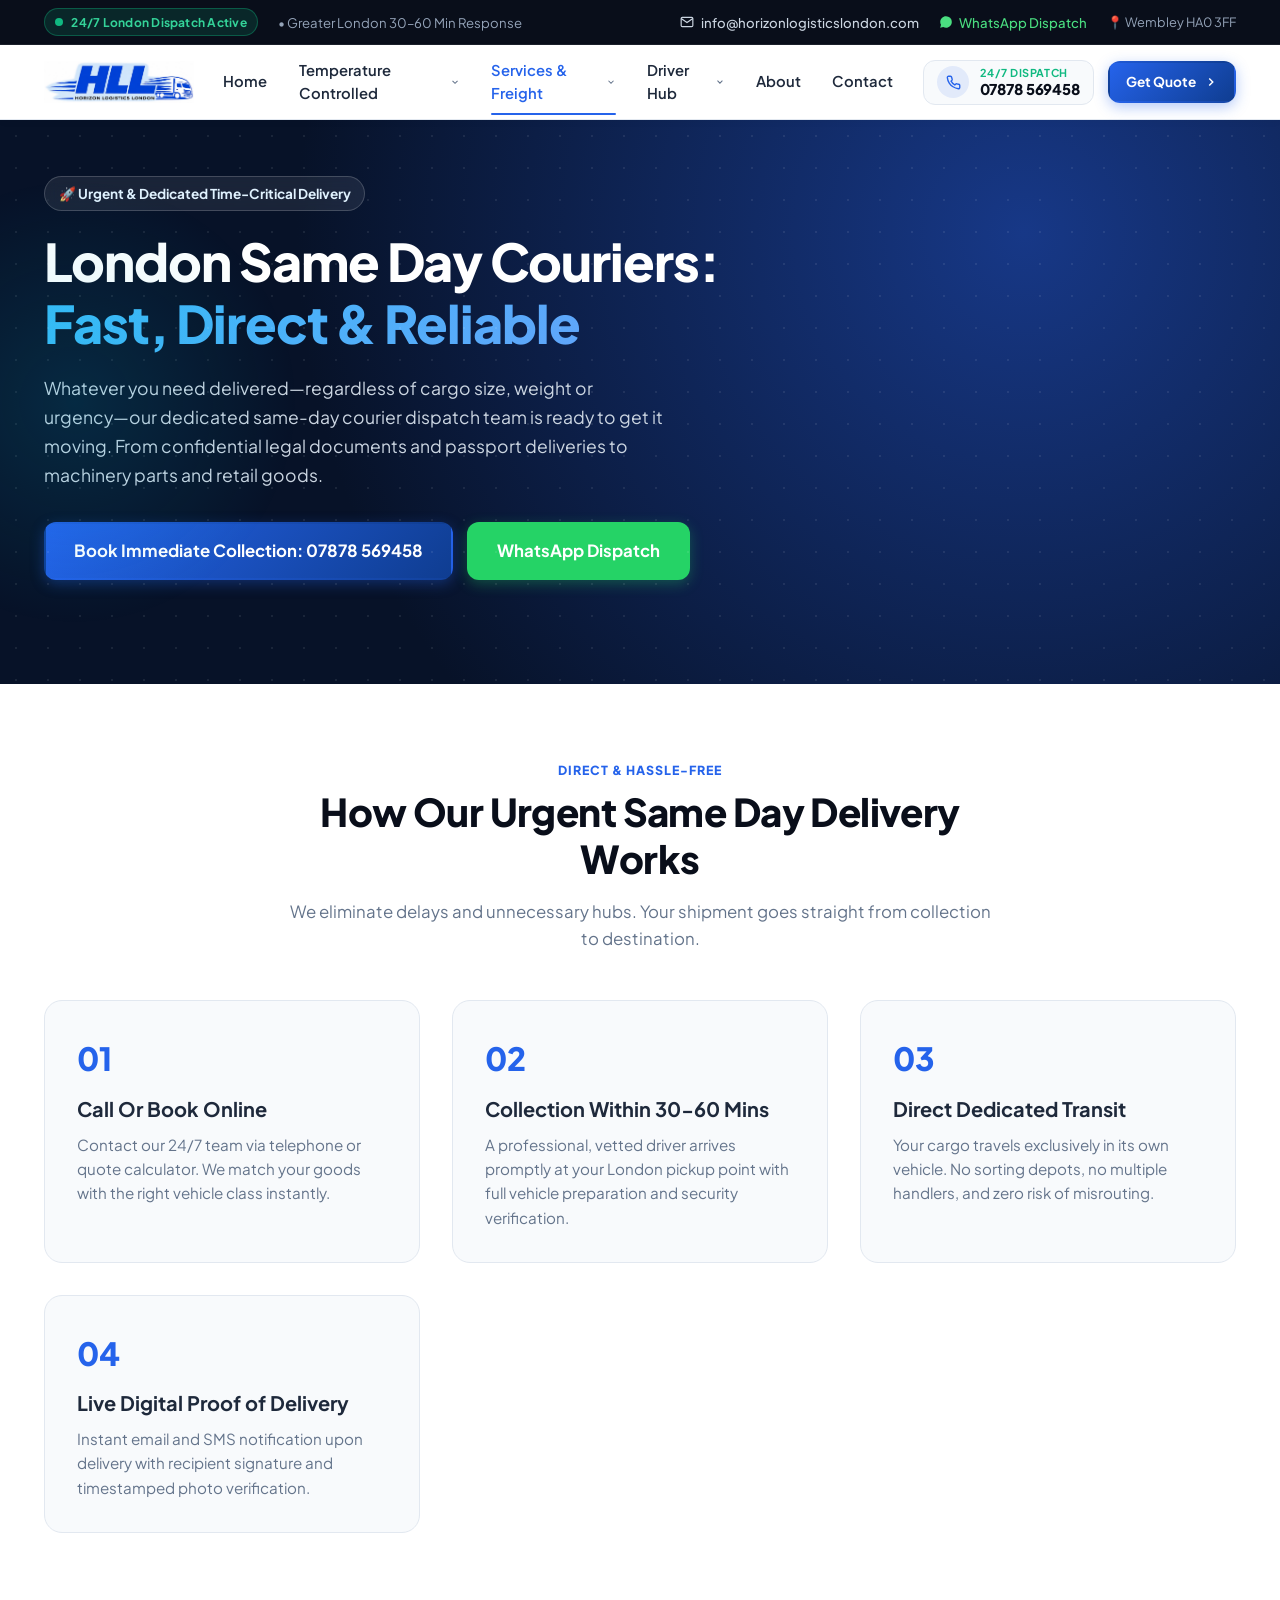
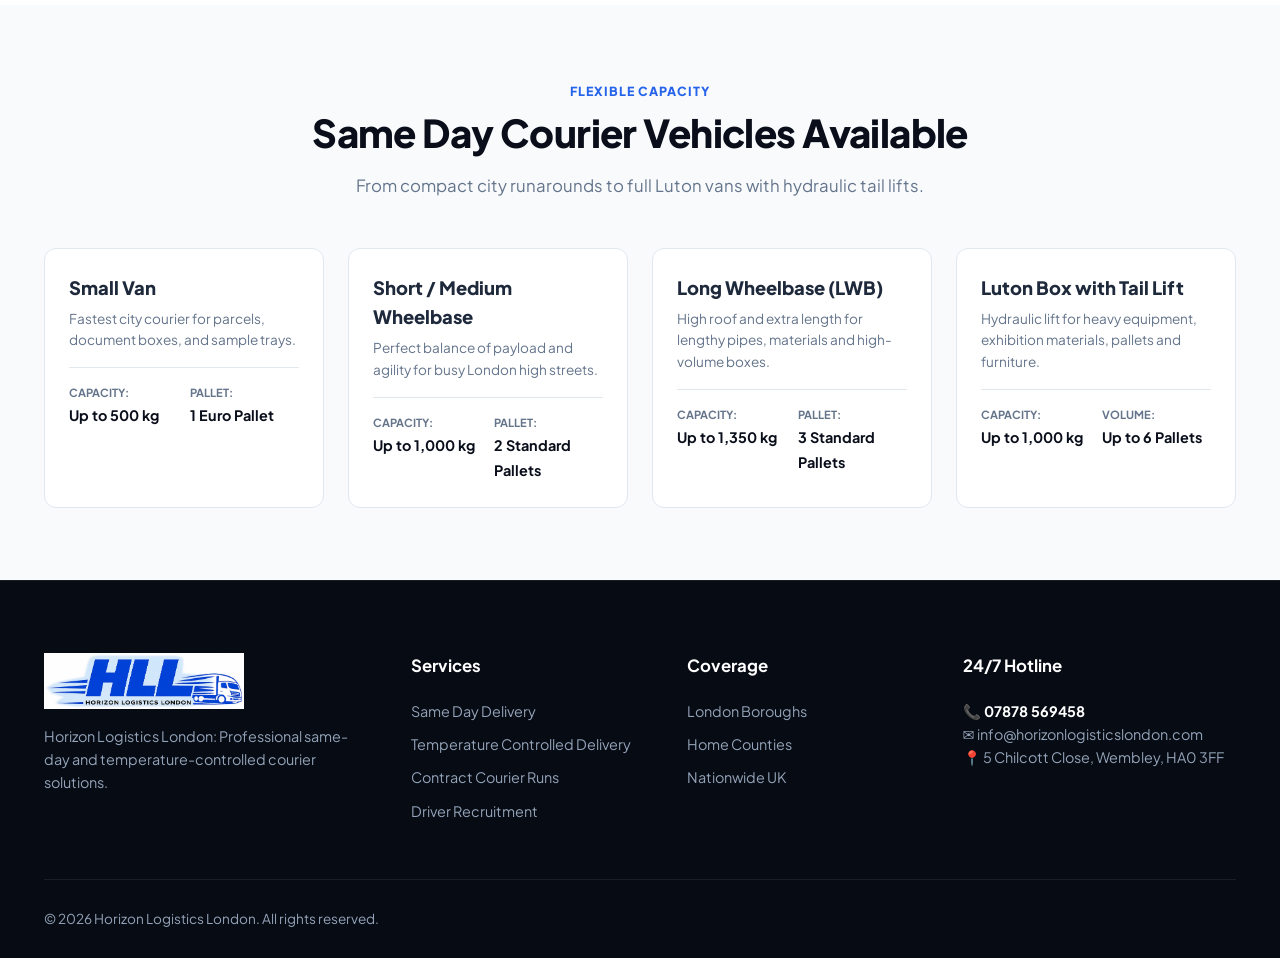
<file: same-day-courier.html>
<!DOCTYPE html>
<html lang="en-GB">
<head>
  <meta charset="UTF-8">
  <meta name="viewport" content="width=device-width, initial-scale=1.0">
  <title>London Same Day Courier Service | 24/7 Urgent Delivery | Horizon Logistics London</title>
  <meta name="description" content="Looking for the #1 same day courier in London? Horizon Logistics London offers rapid collection within 30-60 minutes, dedicated point-to-point transit, and live GPS tracking for urgent parcels, high-value goods & time-critical shipments.">
  <meta name="keywords" content="same day courier London, urgent courier London, emergency parcel delivery London, London haulage company, dedicated courier UK, Horizon Logistics London">
  <link rel="canonical" href="https://horizonlogisticslondon.com/same-day-courier.html">

  <meta property="og:title" content="Same Day Courier London | Horizon Logistics London">
  <meta property="og:description" content="Urgent time-critical delivery. Rapid collection across London within 30-60 minutes. 24/7 live dispatch.">
  <meta property="og:image" content="assets/images/fleet-hero.webp">

  <link rel="icon" type="image/jpeg" href="assets/images/logo-clean.png">
  <link rel="preconnect" href="https://fonts.googleapis.com">
  <link rel="preconnect" href="https://fonts.gstatic.com" crossorigin>
  <link href="https://fonts.googleapis.com/css2?family=Plus+Jakarta+Sans:wght@400;500;600;700;800&display=swap" rel="stylesheet">
  <link rel="stylesheet" href="assets/css/style.css">

  <script type="application/ld+json">
  {
    "@context": "https://schema.org",
    "@type": "Service",
    "name": "Same Day Courier Service London",
    "provider": {
      "@type": "LogisticsService",
      "name": "Horizon Logistics London",
      "telephone": "+447878569458",
      "address": {
        "@type": "PostalAddress",
        "streetAddress": "5 Chilcott Close",
        "addressLocality": "Wembley",
        "addressRegion": "London",
        "postalCode": "HA0 3FF",
        "addressCountry": "GB"
      }
    },
    "serviceType": "Urgent Same Day Delivery",
    "description": "Rapid dedicated door-to-door same day courier across Greater London and throughout the UK."
  }
  </script>
</head>
<body>

  <!-- Topbar -->
    <!-- Top Utility Bar -->
  <aside class="topbar" aria-label="Quick contact and status">
    <div class="container topbar-content">
      <div class="topbar-left">
        <span class="live-pill">
          <span class="pulse-dot"></span> 24/7 London Dispatch Active
        </span>
        <span style="color: #94a3b8;">• Greater London 30–60 Min Response</span>
      </div>
      <div class="topbar-right">
        <a href="mailto:info@horizonlogisticslondon.com" class="topbar-link">
          <svg width="14" height="14" viewBox="0 0 24 24" fill="none" stroke="currentColor" stroke-width="2"><path d="M4 4h16c1.1 0 2 .9 2 2v12c0 1.1-.9 2-2 2H4c-1.1 0-2-.9-2-2V6c0-1.1.9-2 2-2z"/><polyline points="22,6 12,13 2,6"/></svg>
          info@horizonlogisticslondon.com
        </a>
        <a href="https://wa.me/447878569458" target="_blank" rel="noopener" class="topbar-link" style="color: #4ade80;">
          <svg width="14" height="14" viewBox="0 0 24 24" fill="currentColor"><path d="M12.04 2c-5.46 0-9.91 4.45-9.91 9.91 0 1.75.46 3.45 1.32 4.95L2.05 22l5.25-1.38c1.45.79 3.08 1.21 4.74 1.21 5.46 0 9.91-4.45 9.91-9.91 0-2.65-1.03-5.14-2.9-7.01A9.816 9.816 0 0 0 12.04 2z"/></svg>
          WhatsApp Dispatch
        </a>
        <span style="color: #94a3b8; font-size: 0.8rem;">📍 Wembley HA0 3FF</span>
      </div>
    </div>
  </aside>

  <!-- Sticky Main Header -->
  <header class="site-header" id="masthead">
    <div class="container header-inner">
      <a href="index.html" class="brand-logo" aria-label="Horizon Logistics London Home">
        <img src="assets/images/logo-clean.png" alt="Horizon Logistics London HLL Logo" width="180" height="44">
      </a>

      <!-- Desktop Navigation -->
      <nav class="desktop-nav" aria-label="Primary Navigation">
        <a href="index.html" class="nav-link">Home</a>
        
        <!-- Temperature Controlled Dropdown -->
        <div class="nav-dropdown">
          <a href="cold-chain.html" class="nav-link dropdown-trigger">
            Temperature Controlled
            <svg class="dropdown-chevron" width="12" height="12" viewBox="0 0 24 24" fill="none" stroke="currentColor" stroke-width="2.5"><polyline points="6 9 12 15 18 9"/></svg>
          </a>
          <div class="dropdown-menu">
            <a href="cold-chain.html" class="dropdown-card-item">
              <div class="dropdown-card-icon">❄️</div>
              <div class="dropdown-card-content">
                <div class="dropdown-card-title">Cold Chain Logistics <span class="dropdown-badge">-25°C to +25°C</span></div>
                <span class="dropdown-card-sub">Dual-temp chilled and frozen transportation</span>
              </div>
            </a>
            <a href="cold-chain.html#pharma" class="dropdown-card-item">
              <div class="dropdown-card-icon">💊</div>
              <div class="dropdown-card-content">
                <div class="dropdown-card-title">Pharmaceutical Couriers</div>
                <span class="dropdown-card-sub">GDP-compliant vaccines, clinical &amp; lab samples</span>
              </div>
            </a>
            <a href="cold-chain.html#frozen" class="dropdown-card-item">
              <div class="dropdown-card-icon">🍦</div>
              <div class="dropdown-card-content">
                <div class="dropdown-card-title">Frozen Food Delivery London</div>
                <span class="dropdown-card-sub">Sub-zero -18°C distribution for food &amp; dining</span>
              </div>
            </a>
            <a href="cold-chain.html#refrigerated" class="dropdown-card-item">
              <div class="dropdown-card-icon">🚐</div>
              <div class="dropdown-card-content">
                <div class="dropdown-card-title">Refrigerated Same-Day Van</div>
                <span class="dropdown-card-sub">Emergency 30-60 min rapid temperature dispatch</span>
              </div>
            </a>
          </div>
        </div>

        <!-- Services & Freight Dropdown -->
        <div class="nav-dropdown">
          <a href="services.html" class="nav-link dropdown-trigger active">
            Services &amp; Freight
            <svg class="dropdown-chevron" width="12" height="12" viewBox="0 0 24 24" fill="none" stroke="currentColor" stroke-width="2.5"><polyline points="6 9 12 15 18 9"/></svg>
          </a>
          <div class="dropdown-menu wide-menu">
            <a href="same-day-courier.html" class="dropdown-card-item">
              <div class="dropdown-card-icon">⚡</div>
              <div class="dropdown-card-content">
                <div class="dropdown-card-title">Same Day Courier <span class="dropdown-badge">Urgent</span></div>
                <span class="dropdown-card-sub">Dedicated 30-60 min point-to-point transit</span>
              </div>
            </a>
            <a href="services.html#contract-runs" class="dropdown-card-item">
              <div class="dropdown-card-icon">🗓️</div>
              <div class="dropdown-card-content">
                <div class="dropdown-card-title">Contract Courier Runs</div>
                <span class="dropdown-card-sub">Daily scheduled North to South UK trunking</span>
              </div>
            </a>
            <a href="services.html#pallet" class="dropdown-card-item">
              <div class="dropdown-card-icon">📦</div>
              <div class="dropdown-card-content">
                <div class="dropdown-card-title">Pallet Distribution</div>
                <span class="dropdown-card-sub">Full, half &amp; quarter loads nationwide</span>
              </div>
            </a>
            <a href="services.html#removals" class="dropdown-card-item">
              <div class="dropdown-card-icon">🚚</div>
              <div class="dropdown-card-content">
                <div class="dropdown-card-title">Office &amp; Home Removals</div>
                <span class="dropdown-card-sub">Commercial moves &amp; London man with a van</span>
              </div>
            </a>
            <a href="services.html#storage" class="dropdown-card-item">
              <div class="dropdown-card-icon">🏢</div>
              <div class="dropdown-card-content">
                <div class="dropdown-card-title">London Storage Units</div>
                <span class="dropdown-card-sub">Secure 24/7 North West London warehousing</span>
              </div>
            </a>
            <a href="services.html#international" class="dropdown-card-item">
              <div class="dropdown-card-icon">🌍</div>
              <div class="dropdown-card-content">
                <div class="dropdown-card-title">International Freight</div>
                <span class="dropdown-card-sub">European road freight &amp; customs clearance</span>
              </div>
            </a>
            <a href="services.html#parcels" class="dropdown-card-item" style="grid-column: span 2;">
              <div class="dropdown-card-icon">🏷️</div>
              <div class="dropdown-card-content">
                <div class="dropdown-card-title">Competitive Parcel Rates</div>
                <span class="dropdown-card-sub">Discounted multi-drop solutions for eCommerce and wholesale businesses</span>
              </div>
            </a>
          </div>
        </div>

        <!-- Driver Hub Dropdown -->
        <div class="nav-dropdown">
          <a href="driver-hire.html" class="nav-link dropdown-trigger">
            Driver Hub
            <svg class="dropdown-chevron" width="12" height="12" viewBox="0 0 24 24" fill="none" stroke="currentColor" stroke-width="2.5"><polyline points="6 9 12 15 18 9"/></svg>
          </a>
          <div class="dropdown-menu">
            <a href="driver-hire.html" class="dropdown-card-item">
              <div class="dropdown-card-icon">💼</div>
              <div class="dropdown-card-content">
                <div class="dropdown-card-title">Courier Vacancies <span class="dropdown-badge">Hiring</span></div>
                <span class="dropdown-card-sub">Top pay, flexible hours, all vehicle sizes</span>
              </div>
            </a>
            <a href="driver-hire.html#hire-drivers" class="dropdown-card-item">
              <div class="dropdown-card-icon">🚛</div>
              <div class="dropdown-card-content">
                <div class="dropdown-card-title">Commercial Driver Hire</div>
                <span class="dropdown-card-sub">HGV Class 1, Class 2 &amp; 7.5T relief staffing</span>
              </div>
            </a>
          </div>
        </div>

        <a href="about.html" class="nav-link">About</a>
        <a href="contact.html" class="nav-link">Contact</a>
      </nav>

      <!-- Action Area: Sleek Phone Widget + High-Impact Quote CTA -->
      <div class="header-cta-group">
        <a href="tel:+447878569458" class="header-phone-widget" title="Call 24/7 Dispatch">
          <div class="header-phone-icon">
            <svg width="15" height="15" viewBox="0 0 24 24" fill="none" stroke="currentColor" stroke-width="2.2"><path d="M22 16.92v3a2 2 0 0 1-2.18 2 19.79 19.79 0 0 1-8.63-3.07 19.5 19.5 0 0 1-6-6 19.79 19.79 0 0 1-3.07-8.67A2 2 0 0 1 4.11 2h3a2 2 0 0 1 2 1.72 12.84 12.84 0 0 0 .7 2.81 2 2 0 0 1-.45 2.11L8.09 9.91a16 16 0 0 0 6 6l1.27-1.27a2 2 0 0 1 2.11-.45 12.84 12.84 0 0 0 2.81.7A2 2 0 0 1 22 16.92z"/></svg>
          </div>
          <div class="header-phone-text">
            <span class="header-phone-sub">24/7 Dispatch</span>
            <span class="header-phone-num">07878 569458</span>
          </div>
        </a>

        <button class="btn btn-primary btn-sm open-quote-modal">
          <span>Get Quote</span>
          <svg width="14" height="14" viewBox="0 0 24 24" fill="none" stroke="currentColor" stroke-width="2.5"><polyline points="9 18 15 12 9 6"/></svg>
        </button>

        <button class="mobile-toggle" id="mobileMenuToggle" aria-label="Open Navigation Menu">
          <span></span>
          <span></span>
          <span></span>
        </button>
      </div>
    </div>
  </header>

    <!-- Mobile Offcanvas Drawer -->
  <div class="modal-overlay" id="drawerOverlay"></div>
  <aside class="mobile-drawer" id="mobileDrawer" aria-label="Mobile Navigation Menu">
    <div class="mobile-drawer-header">
      <img src="assets/images/logo-clean.png" alt="Horizon Logistics London" width="140">
      <button class="drawer-close-btn" id="closeDrawer" aria-label="Close Mobile Menu">&times;</button>
    </div>

    <div class="mobile-drawer-nav">
      <a href="index.html" class="drawer-link">Home</a>

      <!-- Temperature Controlled Accordion -->
      <div>
        <button class="drawer-link drawer-accordion-btn" data-target="drawerTempSubmenu">
          <span>❄️ Temperature Controlled</span>
          <span class="drawer-chevron" style="transition: transform 0.2s;">▾</span>
        </button>
        <div class="drawer-submenu" id="drawerTempSubmenu">
          <a href="cold-chain.html" class="drawer-sublink">Cold Chain Logistics (-25°C to +25°C)</a>
          <a href="cold-chain.html#pharma" class="drawer-sublink">Pharmaceutical &amp; Lab Couriers</a>
          <a href="cold-chain.html#frozen" class="drawer-sublink">Frozen Food Delivery London</a>
          <a href="cold-chain.html#refrigerated" class="drawer-sublink">Emergency Refrigerated Van</a>
        </div>
      </div>

      <!-- Services & Freight Accordion -->
      <div>
        <button class="drawer-link drawer-accordion-btn" data-target="drawerServicesSubmenu">
          <span>📦 Services &amp; Freight</span>
          <span class="drawer-chevron" style="transition: transform 0.2s;">▾</span>
        </button>
        <div class="drawer-submenu" id="drawerServicesSubmenu">
          <a href="same-day-courier.html" class="drawer-sublink">⚡ Same Day Courier (30-60m collection)</a>
          <a href="services.html#contract-runs" class="drawer-sublink">🗓️ Scheduled Contract Runs</a>
          <a href="services.html#pallet" class="drawer-sublink">📦 Pallet Distribution UK</a>
          <a href="services.html#removals" class="drawer-sublink">🚚 Office &amp; Home Removals</a>
          <a href="services.html#storage" class="drawer-sublink">🏢 North West London Storage</a>
          <a href="services.html#international" class="drawer-sublink">🌍 International Freight Forwarding</a>
          <a href="services.html#parcels" class="drawer-sublink">🏷️ Competitive Parcel Rates</a>
        </div>
      </div>

      <!-- Driver Hub Accordion -->
      <div>
        <button class="drawer-link drawer-accordion-btn" data-target="drawerDriverSubmenu">
          <span>💼 Driver Hub</span>
          <span class="drawer-chevron" style="transition: transform 0.2s;">▾</span>
        </button>
        <div class="drawer-submenu" id="drawerDriverSubmenu">
          <a href="driver-hire.html" class="drawer-sublink">Courier Vacancies (Apply Now)</a>
          <a href="driver-hire.html#hire-drivers" class="drawer-sublink">Commercial Driver Hire (HGV &amp; 7.5T)</a>
        </div>
      </div>

      <a href="about.html" class="drawer-link">About Horizon</a>
      <a href="contact.html" class="drawer-link">Contact &amp; Headquarters</a>
    </div>

    <!-- Quick Action Card inside Drawer -->
    <div style="margin-top: auto; padding-top: 1.5rem; border-top: 1px solid var(--border-light); display: flex; flex-direction: column; gap: 0.75rem;">
      <a href="tel:+447878569458" class="btn btn-call" style="width: 100%;">
        📞 Call 07878 569458
      </a>
      <a href="https://wa.me/447878569458" target="_blank" rel="noopener" class="btn btn-whatsapp" style="width: 100%;">
        💬 WhatsApp Dispatch
      </a>
      <button class="btn btn-primary open-quote-modal" style="width: 100%;">
        Request Online Quote
      </button>
    </div>
  </aside>

  <main>
    <section class="hero" style="padding: 3.5rem 0 4rem;">
      <div class="container">
        <div style="max-width: 800px;">
          <div class="hero-badge">
            🚀 Urgent &amp; Dedicated Time-Critical Delivery
          </div>
          <h1 class="hero-title">
            London Same Day Couriers: <span class="highlight">Fast, Direct &amp; Reliable</span>
          </h1>
          <p class="hero-desc">
            Whatever you need delivered—regardless of cargo size, weight or urgency—our dedicated same-day courier dispatch team is ready to get it moving. From confidential legal documents and passport deliveries to machinery parts and retail goods.
          </p>
          <div class="hero-cta-bar">
            <a href="tel:+447878569458" class="btn btn-primary btn-lg">Book Immediate Collection: 07878 569458</a>
            <a href="https://wa.me/447878569458" target="_blank" rel="noopener" class="btn btn-whatsapp btn-lg">WhatsApp Dispatch</a>
          </div>
        </div>
      </div>
    </section>

    <!-- HOW IT WORKS -->
    <section class="section section-light">
      <div class="container">
        <div class="section-header">
          <span class="section-tag">Direct &amp; Hassle-Free</span>
          <h2 class="section-title">How Our Urgent Same Day Delivery Works</h2>
          <p class="section-subtitle">
            We eliminate delays and unnecessary hubs. Your shipment goes straight from collection to destination.
          </p>
        </div>

        <div style="display: grid; grid-template-columns: repeat(auto-fit, minmax(280px, 1fr)); gap: 2rem;">
          <div style="background: var(--bg-light); padding: 2rem; border-radius: var(--radius-lg); border: 1px solid var(--border-light);">
            <div style="font-size: 2rem; font-weight: 800; color: var(--accent-blue); margin-bottom: 0.5rem;">01</div>
            <h3 style="font-size: 1.25rem; font-weight: 700; margin-bottom: 0.5rem;">Call Or Book Online</h3>
            <p style="color: var(--text-muted); font-size: 0.95rem; line-height: 1.6;">
              Contact our 24/7 team via telephone or quote calculator. We match your goods with the right vehicle class instantly.
            </p>
          </div>

          <div style="background: var(--bg-light); padding: 2rem; border-radius: var(--radius-lg); border: 1px solid var(--border-light);">
            <div style="font-size: 2rem; font-weight: 800; color: var(--accent-blue); margin-bottom: 0.5rem;">02</div>
            <h3 style="font-size: 1.25rem; font-weight: 700; margin-bottom: 0.5rem;">Collection Within 30-60 Mins</h3>
            <p style="color: var(--text-muted); font-size: 0.95rem; line-height: 1.6;">
              A professional, vetted driver arrives promptly at your London pickup point with full vehicle preparation and security verification.
            </p>
          </div>

          <div style="background: var(--bg-light); padding: 2rem; border-radius: var(--radius-lg); border: 1px solid var(--border-light);">
            <div style="font-size: 2rem; font-weight: 800; color: var(--accent-blue); margin-bottom: 0.5rem;">03</div>
            <h3 style="font-size: 1.25rem; font-weight: 700; margin-bottom: 0.5rem;">Direct Dedicated Transit</h3>
            <p style="color: var(--text-muted); font-size: 0.95rem; line-height: 1.6;">
              Your cargo travels exclusively in its own vehicle. No sorting depots, no multiple handlers, and zero risk of misrouting.
            </p>
          </div>

          <div style="background: var(--bg-light); padding: 2rem; border-radius: var(--radius-lg); border: 1px solid var(--border-light);">
            <div style="font-size: 2rem; font-weight: 800; color: var(--accent-blue); margin-bottom: 0.5rem;">04</div>
            <h3 style="font-size: 1.25rem; font-weight: 700; margin-bottom: 0.5rem;">Live Digital Proof of Delivery</h3>
            <p style="color: var(--text-muted); font-size: 0.95rem; line-height: 1.6;">
              Instant email and SMS notification upon delivery with recipient signature and timestamped photo verification.
            </p>
          </div>
        </div>
      </div>
    </section>

    <!-- VEHICLES AVAILABLE FOR SAME DAY -->
    <section class="section section-gray">
      <div class="container">
        <div class="section-header">
          <span class="section-tag">Flexible Capacity</span>
          <h2 class="section-title">Same Day Courier Vehicles Available</h2>
          <p class="section-subtitle">
            From compact city runarounds to full Luton vans with hydraulic tail lifts.
          </p>
        </div>

        <div class="fleet-grid">
          <div class="fleet-card">
            <div class="fleet-body">
              <h4>Small Van</h4>
              <p style="color: var(--text-muted); font-size: 0.85rem;">Fastest city courier for parcels, document boxes, and sample trays.</p>
              <div class="fleet-meta">
                <div class="fleet-meta-item"><span>Capacity:</span><strong>Up to 500 kg</strong></div>
                <div class="fleet-meta-item"><span>Pallet:</span><strong>1 Euro Pallet</strong></div>
              </div>
            </div>
          </div>
          <div class="fleet-card">
            <div class="fleet-body">
              <h4>Short / Medium Wheelbase</h4>
              <p style="color: var(--text-muted); font-size: 0.85rem;">Perfect balance of payload and agility for busy London high streets.</p>
              <div class="fleet-meta">
                <div class="fleet-meta-item"><span>Capacity:</span><strong>Up to 1,000 kg</strong></div>
                <div class="fleet-meta-item"><span>Pallet:</span><strong>2 Standard Pallets</strong></div>
              </div>
            </div>
          </div>
          <div class="fleet-card">
            <div class="fleet-body">
              <h4>Long Wheelbase (LWB)</h4>
              <p style="color: var(--text-muted); font-size: 0.85rem;">High roof and extra length for lengthy pipes, materials and high-volume boxes.</p>
              <div class="fleet-meta">
                <div class="fleet-meta-item"><span>Capacity:</span><strong>Up to 1,350 kg</strong></div>
                <div class="fleet-meta-item"><span>Pallet:</span><strong>3 Standard Pallets</strong></div>
              </div>
            </div>
          </div>
          <div class="fleet-card">
            <div class="fleet-body">
              <h4>Luton Box with Tail Lift</h4>
              <p style="color: var(--text-muted); font-size: 0.85rem;">Hydraulic lift for heavy equipment, exhibition materials, pallets and furniture.</p>
              <div class="fleet-meta">
                <div class="fleet-meta-item"><span>Capacity:</span><strong>Up to 1,000 kg</strong></div>
                <div class="fleet-meta-item"><span>Volume:</span><strong>Up to 6 Pallets</strong></div>
              </div>
            </div>
          </div>
        </div>
      </div>
    </section>
  </main>

  <footer class="site-footer">
    <div class="container">
      <div class="footer-grid">
        <div class="footer-col">
          <img src="assets/images/logo-clean.png" alt="Horizon Logistics London" width="200" style="margin-bottom: 1rem;">
          <p>Horizon Logistics London: Professional same-day and temperature-controlled courier solutions.</p>
        </div>
        <div class="footer-col">
          <h4>Services</h4>
          <div class="footer-links">
            <a href="same-day-courier.html">Same Day Delivery</a>
            <a href="cold-chain.html">Temperature Controlled Delivery</a>
            <a href="services.html#contract-runs">Contract Courier Runs</a>
            <a href="driver-hire.html">Driver Recruitment</a>
          </div>
        </div>
        <div class="footer-col">
          <h4>Coverage</h4>
          <div class="footer-links">
            <a href="index.html#coverage">London Boroughs</a>
            <a href="index.html#coverage">Home Counties</a>
            <a href="index.html#coverage">Nationwide UK</a>
          </div>
        </div>
        <div class="footer-col">
          <h4>24/7 Hotline</h4>
          <p style="color: #fff; font-weight: 700;">📞 07878 569458</p>
          <p>✉️ info@horizonlogisticslondon.com</p>
          <p>📍 5 Chilcott Close, Wembley, HA0 3FF</p>
        </div>
      </div>
      <div class="footer-bottom">
        <div>&copy; 2026 Horizon Logistics London. All rights reserved.</div>
      </div>
    </div>
  </footer>

  <script src="assets/js/main.js"></script>
</body>
</html>
</file>
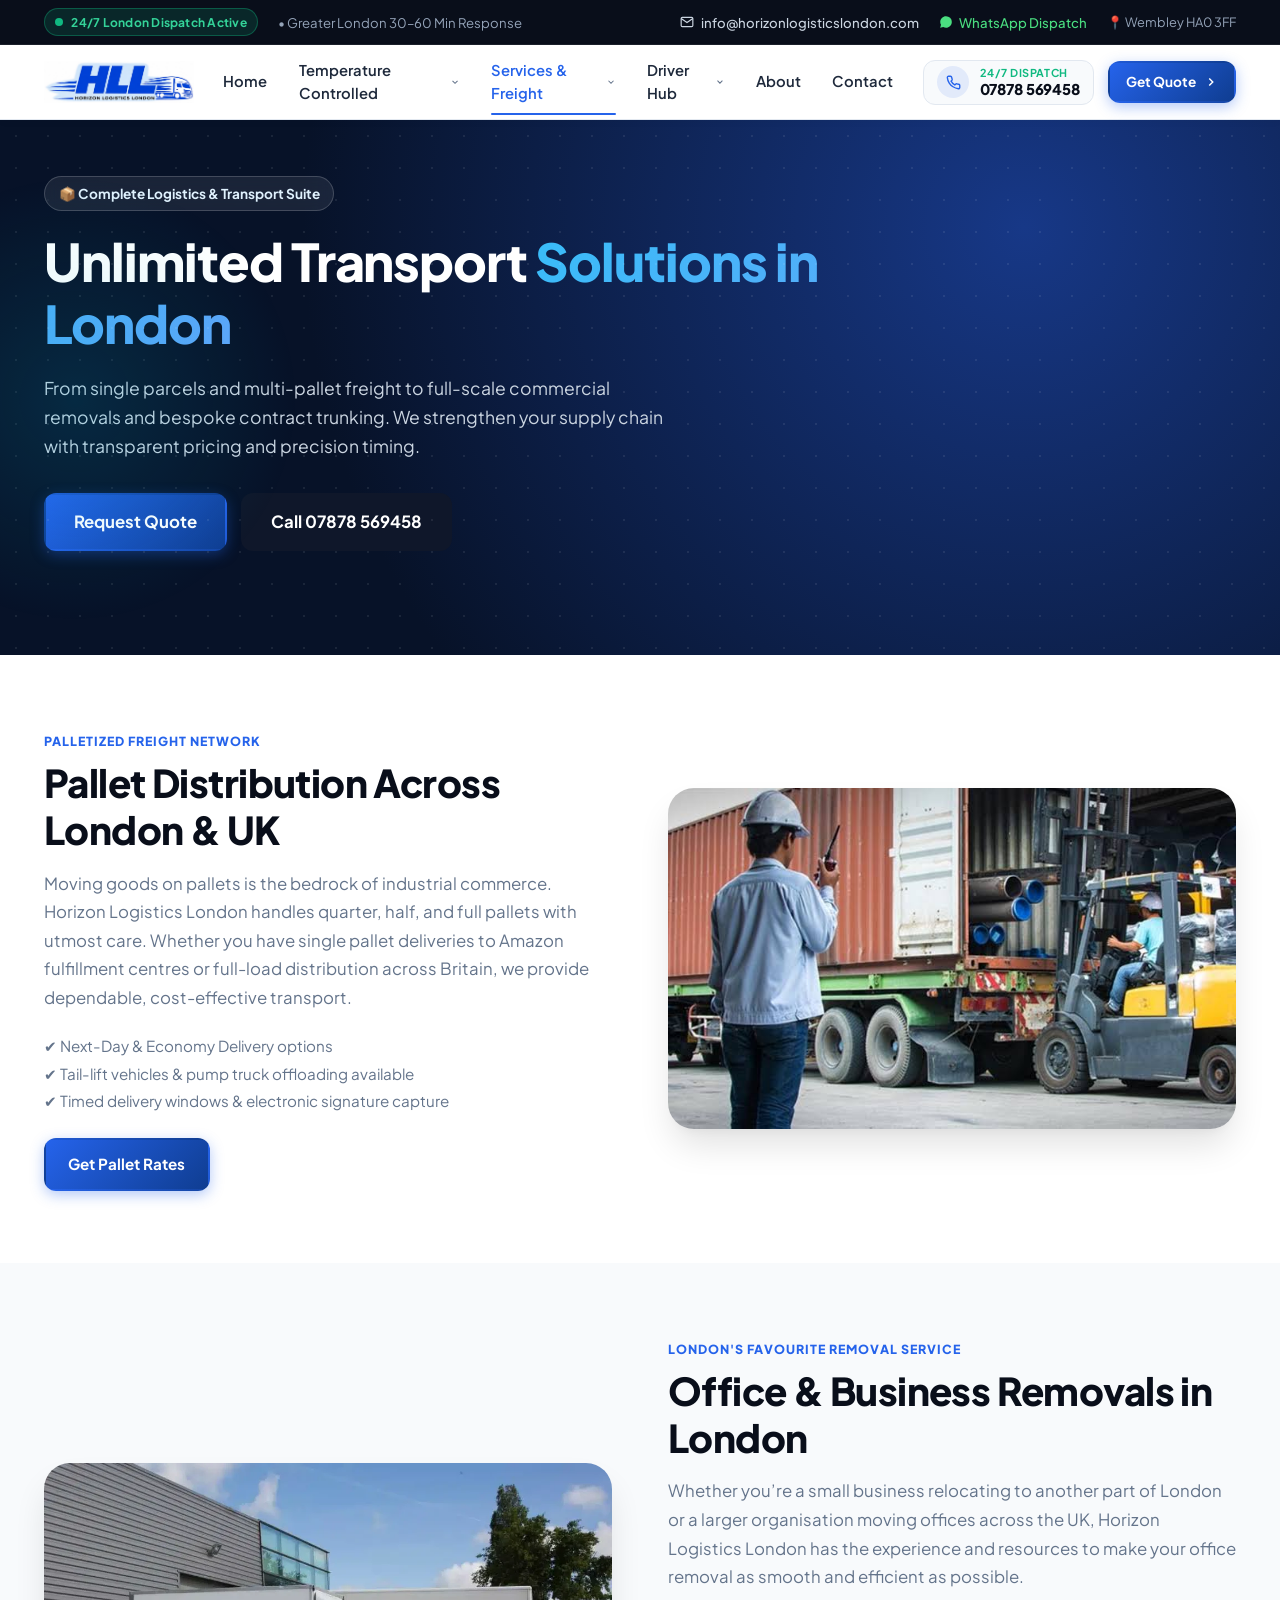
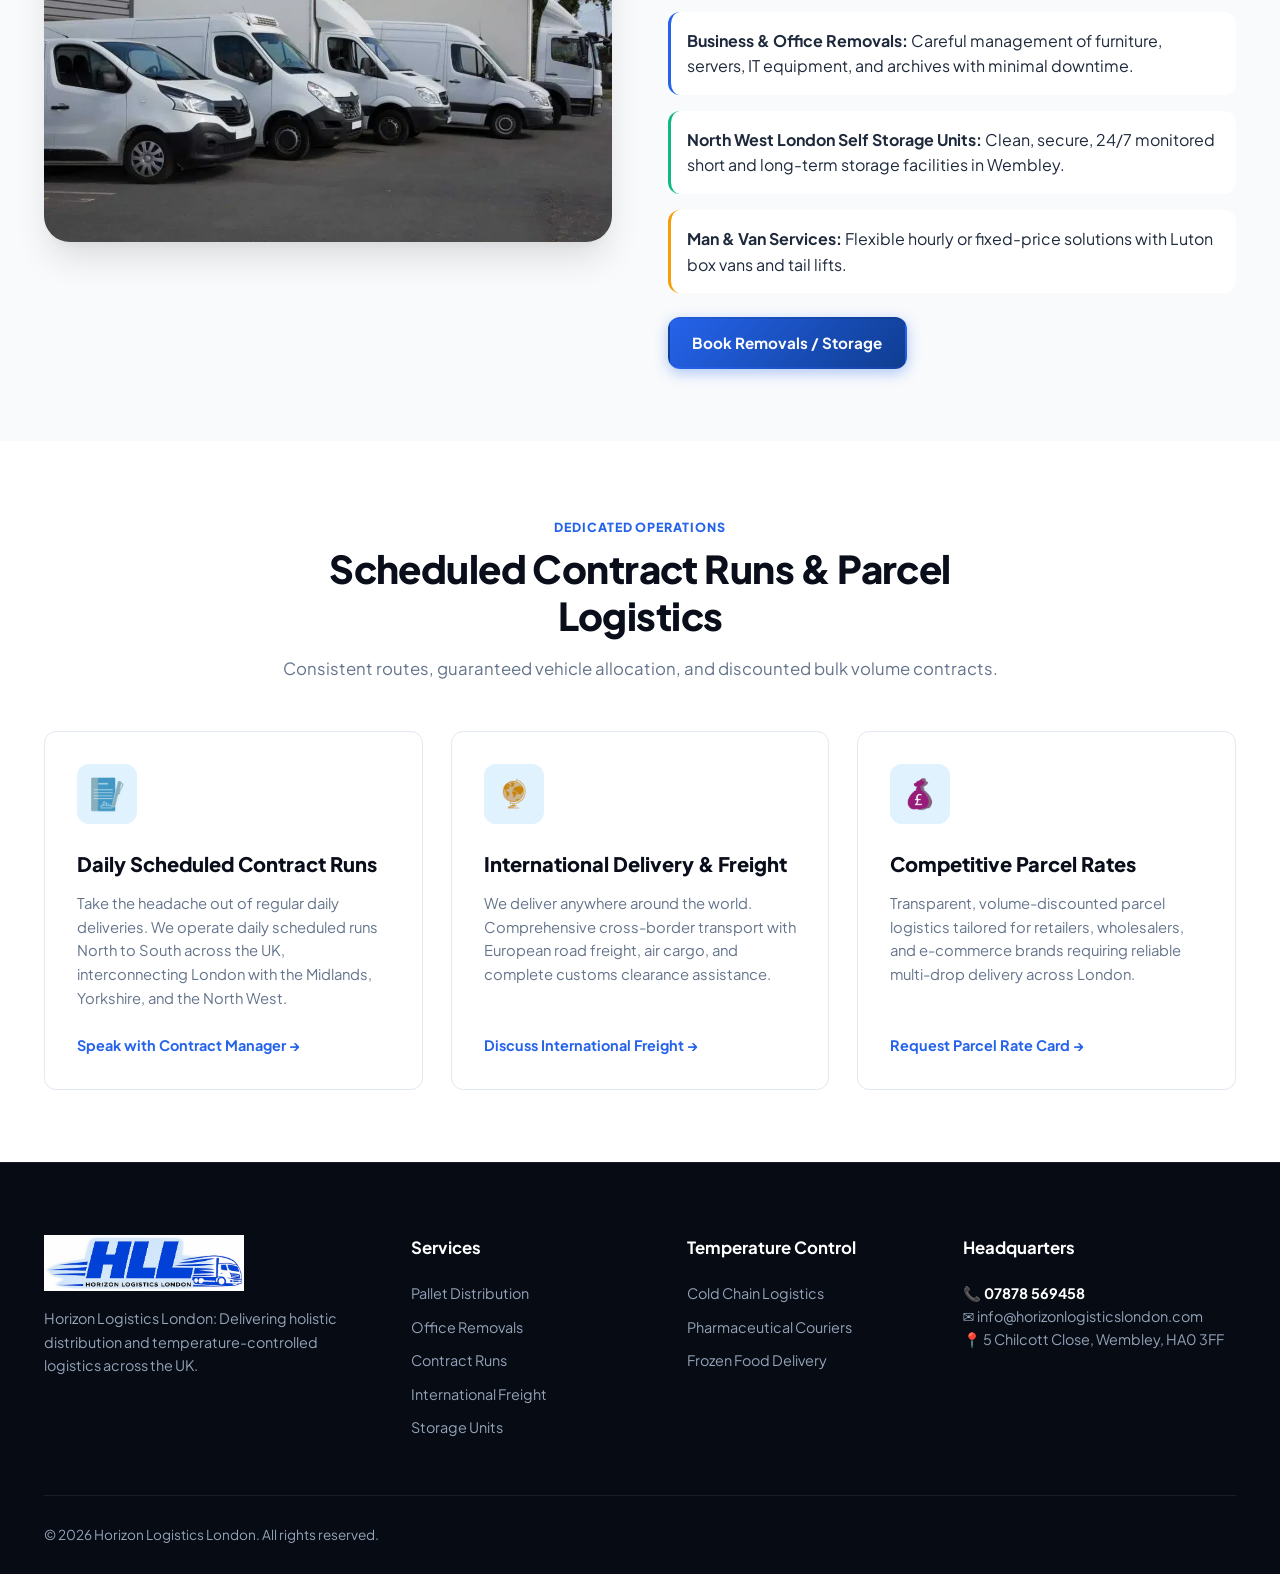
<file: services.html>
<!DOCTYPE html>
<html lang="en-GB">
<head>
  <meta charset="UTF-8">
  <meta name="viewport" content="width=device-width, initial-scale=1.0">
  <title>All Logistics Services | Pallet Distribution, Removals & Storage | Horizon Logistics London</title>
  <meta name="description" content="Explore full transport and supply chain solutions from Horizon Logistics London: pallet distribution, office removals, contract runs, international shipping, North West London storage units, and competitive parcel rates.">
  <meta name="keywords" content="pallet distribution London, office removals London, contract runs courier, international delivery freight, London storage units, competitive parcel rates, Horizon Logistics London">
  <link rel="canonical" href="https://horizonlogisticslondon.com/services.html">

  <meta property="og:title" content="All Transport & Logistics Services | Horizon Logistics London">
  <meta property="og:description" content="End-to-end supply chain logistics in London: pallet networks, removals, contract runs, and international freight.">
  <meta property="og:image" content="assets/images/warehouse-operations.jpg">

  <link rel="icon" type="image/jpeg" href="assets/images/logo-clean.png">
  <link rel="preconnect" href="https://fonts.googleapis.com">
  <link rel="preconnect" href="https://fonts.gstatic.com" crossorigin>
  <link href="https://fonts.googleapis.com/css2?family=Plus+Jakarta+Sans:wght@400;500;600;700;800&display=swap" rel="stylesheet">
  <link rel="stylesheet" href="assets/css/style.css">
</head>
<body>

  <!-- Topbar -->
    <!-- Top Utility Bar -->
  <aside class="topbar" aria-label="Quick contact and status">
    <div class="container topbar-content">
      <div class="topbar-left">
        <span class="live-pill">
          <span class="pulse-dot"></span> 24/7 London Dispatch Active
        </span>
        <span style="color: #94a3b8;">• Greater London 30–60 Min Response</span>
      </div>
      <div class="topbar-right">
        <a href="mailto:info@horizonlogisticslondon.com" class="topbar-link">
          <svg width="14" height="14" viewBox="0 0 24 24" fill="none" stroke="currentColor" stroke-width="2"><path d="M4 4h16c1.1 0 2 .9 2 2v12c0 1.1-.9 2-2 2H4c-1.1 0-2-.9-2-2V6c0-1.1.9-2 2-2z"/><polyline points="22,6 12,13 2,6"/></svg>
          info@horizonlogisticslondon.com
        </a>
        <a href="https://wa.me/447878569458" target="_blank" rel="noopener" class="topbar-link" style="color: #4ade80;">
          <svg width="14" height="14" viewBox="0 0 24 24" fill="currentColor"><path d="M12.04 2c-5.46 0-9.91 4.45-9.91 9.91 0 1.75.46 3.45 1.32 4.95L2.05 22l5.25-1.38c1.45.79 3.08 1.21 4.74 1.21 5.46 0 9.91-4.45 9.91-9.91 0-2.65-1.03-5.14-2.9-7.01A9.816 9.816 0 0 0 12.04 2z"/></svg>
          WhatsApp Dispatch
        </a>
        <span style="color: #94a3b8; font-size: 0.8rem;">📍 Wembley HA0 3FF</span>
      </div>
    </div>
  </aside>

  <!-- Sticky Main Header -->
  <header class="site-header" id="masthead">
    <div class="container header-inner">
      <a href="index.html" class="brand-logo" aria-label="Horizon Logistics London Home">
        <img src="assets/images/logo-clean.png" alt="Horizon Logistics London HLL Logo" width="180" height="44">
      </a>

      <!-- Desktop Navigation -->
      <nav class="desktop-nav" aria-label="Primary Navigation">
        <a href="index.html" class="nav-link">Home</a>
        
        <!-- Temperature Controlled Dropdown -->
        <div class="nav-dropdown">
          <a href="cold-chain.html" class="nav-link dropdown-trigger">
            Temperature Controlled
            <svg class="dropdown-chevron" width="12" height="12" viewBox="0 0 24 24" fill="none" stroke="currentColor" stroke-width="2.5"><polyline points="6 9 12 15 18 9"/></svg>
          </a>
          <div class="dropdown-menu">
            <a href="cold-chain.html" class="dropdown-card-item">
              <div class="dropdown-card-icon">❄️</div>
              <div class="dropdown-card-content">
                <div class="dropdown-card-title">Cold Chain Logistics <span class="dropdown-badge">-25°C to +25°C</span></div>
                <span class="dropdown-card-sub">Dual-temp chilled and frozen transportation</span>
              </div>
            </a>
            <a href="cold-chain.html#pharma" class="dropdown-card-item">
              <div class="dropdown-card-icon">💊</div>
              <div class="dropdown-card-content">
                <div class="dropdown-card-title">Pharmaceutical Couriers</div>
                <span class="dropdown-card-sub">GDP-compliant vaccines, clinical &amp; lab samples</span>
              </div>
            </a>
            <a href="cold-chain.html#frozen" class="dropdown-card-item">
              <div class="dropdown-card-icon">🍦</div>
              <div class="dropdown-card-content">
                <div class="dropdown-card-title">Frozen Food Delivery London</div>
                <span class="dropdown-card-sub">Sub-zero -18°C distribution for food &amp; dining</span>
              </div>
            </a>
            <a href="cold-chain.html#refrigerated" class="dropdown-card-item">
              <div class="dropdown-card-icon">🚐</div>
              <div class="dropdown-card-content">
                <div class="dropdown-card-title">Refrigerated Same-Day Van</div>
                <span class="dropdown-card-sub">Emergency 30-60 min rapid temperature dispatch</span>
              </div>
            </a>
          </div>
        </div>

        <!-- Services & Freight Dropdown -->
        <div class="nav-dropdown">
          <a href="services.html" class="nav-link dropdown-trigger active">
            Services &amp; Freight
            <svg class="dropdown-chevron" width="12" height="12" viewBox="0 0 24 24" fill="none" stroke="currentColor" stroke-width="2.5"><polyline points="6 9 12 15 18 9"/></svg>
          </a>
          <div class="dropdown-menu wide-menu">
            <a href="same-day-courier.html" class="dropdown-card-item">
              <div class="dropdown-card-icon">⚡</div>
              <div class="dropdown-card-content">
                <div class="dropdown-card-title">Same Day Courier <span class="dropdown-badge">Urgent</span></div>
                <span class="dropdown-card-sub">Dedicated 30-60 min point-to-point transit</span>
              </div>
            </a>
            <a href="services.html#contract-runs" class="dropdown-card-item">
              <div class="dropdown-card-icon">🗓️</div>
              <div class="dropdown-card-content">
                <div class="dropdown-card-title">Contract Courier Runs</div>
                <span class="dropdown-card-sub">Daily scheduled North to South UK trunking</span>
              </div>
            </a>
            <a href="services.html#pallet" class="dropdown-card-item">
              <div class="dropdown-card-icon">📦</div>
              <div class="dropdown-card-content">
                <div class="dropdown-card-title">Pallet Distribution</div>
                <span class="dropdown-card-sub">Full, half &amp; quarter loads nationwide</span>
              </div>
            </a>
            <a href="services.html#removals" class="dropdown-card-item">
              <div class="dropdown-card-icon">🚚</div>
              <div class="dropdown-card-content">
                <div class="dropdown-card-title">Office &amp; Home Removals</div>
                <span class="dropdown-card-sub">Commercial moves &amp; London man with a van</span>
              </div>
            </a>
            <a href="services.html#storage" class="dropdown-card-item">
              <div class="dropdown-card-icon">🏢</div>
              <div class="dropdown-card-content">
                <div class="dropdown-card-title">London Storage Units</div>
                <span class="dropdown-card-sub">Secure 24/7 North West London warehousing</span>
              </div>
            </a>
            <a href="services.html#international" class="dropdown-card-item">
              <div class="dropdown-card-icon">🌍</div>
              <div class="dropdown-card-content">
                <div class="dropdown-card-title">International Freight</div>
                <span class="dropdown-card-sub">European road freight &amp; customs clearance</span>
              </div>
            </a>
            <a href="services.html#parcels" class="dropdown-card-item" style="grid-column: span 2;">
              <div class="dropdown-card-icon">🏷️</div>
              <div class="dropdown-card-content">
                <div class="dropdown-card-title">Competitive Parcel Rates</div>
                <span class="dropdown-card-sub">Discounted multi-drop solutions for eCommerce and wholesale businesses</span>
              </div>
            </a>
          </div>
        </div>

        <!-- Driver Hub Dropdown -->
        <div class="nav-dropdown">
          <a href="driver-hire.html" class="nav-link dropdown-trigger">
            Driver Hub
            <svg class="dropdown-chevron" width="12" height="12" viewBox="0 0 24 24" fill="none" stroke="currentColor" stroke-width="2.5"><polyline points="6 9 12 15 18 9"/></svg>
          </a>
          <div class="dropdown-menu">
            <a href="driver-hire.html" class="dropdown-card-item">
              <div class="dropdown-card-icon">💼</div>
              <div class="dropdown-card-content">
                <div class="dropdown-card-title">Courier Vacancies <span class="dropdown-badge">Hiring</span></div>
                <span class="dropdown-card-sub">Top pay, flexible hours, all vehicle sizes</span>
              </div>
            </a>
            <a href="driver-hire.html#hire-drivers" class="dropdown-card-item">
              <div class="dropdown-card-icon">🚛</div>
              <div class="dropdown-card-content">
                <div class="dropdown-card-title">Commercial Driver Hire</div>
                <span class="dropdown-card-sub">HGV Class 1, Class 2 &amp; 7.5T relief staffing</span>
              </div>
            </a>
          </div>
        </div>

        <a href="about.html" class="nav-link">About</a>
        <a href="contact.html" class="nav-link">Contact</a>
      </nav>

      <!-- Action Area: Sleek Phone Widget + High-Impact Quote CTA -->
      <div class="header-cta-group">
        <a href="tel:+447878569458" class="header-phone-widget" title="Call 24/7 Dispatch">
          <div class="header-phone-icon">
            <svg width="15" height="15" viewBox="0 0 24 24" fill="none" stroke="currentColor" stroke-width="2.2"><path d="M22 16.92v3a2 2 0 0 1-2.18 2 19.79 19.79 0 0 1-8.63-3.07 19.5 19.5 0 0 1-6-6 19.79 19.79 0 0 1-3.07-8.67A2 2 0 0 1 4.11 2h3a2 2 0 0 1 2 1.72 12.84 12.84 0 0 0 .7 2.81 2 2 0 0 1-.45 2.11L8.09 9.91a16 16 0 0 0 6 6l1.27-1.27a2 2 0 0 1 2.11-.45 12.84 12.84 0 0 0 2.81.7A2 2 0 0 1 22 16.92z"/></svg>
          </div>
          <div class="header-phone-text">
            <span class="header-phone-sub">24/7 Dispatch</span>
            <span class="header-phone-num">07878 569458</span>
          </div>
        </a>

        <button class="btn btn-primary btn-sm open-quote-modal">
          <span>Get Quote</span>
          <svg width="14" height="14" viewBox="0 0 24 24" fill="none" stroke="currentColor" stroke-width="2.5"><polyline points="9 18 15 12 9 6"/></svg>
        </button>

        <button class="mobile-toggle" id="mobileMenuToggle" aria-label="Open Navigation Menu">
          <span></span>
          <span></span>
          <span></span>
        </button>
      </div>
    </div>
  </header>

    <!-- Mobile Offcanvas Drawer -->
  <div class="modal-overlay" id="drawerOverlay"></div>
  <aside class="mobile-drawer" id="mobileDrawer" aria-label="Mobile Navigation Menu">
    <div class="mobile-drawer-header">
      <img src="assets/images/logo-clean.png" alt="Horizon Logistics London" width="140">
      <button class="drawer-close-btn" id="closeDrawer" aria-label="Close Mobile Menu">&times;</button>
    </div>

    <div class="mobile-drawer-nav">
      <a href="index.html" class="drawer-link">Home</a>

      <!-- Temperature Controlled Accordion -->
      <div>
        <button class="drawer-link drawer-accordion-btn" data-target="drawerTempSubmenu">
          <span>❄️ Temperature Controlled</span>
          <span class="drawer-chevron" style="transition: transform 0.2s;">▾</span>
        </button>
        <div class="drawer-submenu" id="drawerTempSubmenu">
          <a href="cold-chain.html" class="drawer-sublink">Cold Chain Logistics (-25°C to +25°C)</a>
          <a href="cold-chain.html#pharma" class="drawer-sublink">Pharmaceutical &amp; Lab Couriers</a>
          <a href="cold-chain.html#frozen" class="drawer-sublink">Frozen Food Delivery London</a>
          <a href="cold-chain.html#refrigerated" class="drawer-sublink">Emergency Refrigerated Van</a>
        </div>
      </div>

      <!-- Services & Freight Accordion -->
      <div>
        <button class="drawer-link drawer-accordion-btn" data-target="drawerServicesSubmenu">
          <span>📦 Services &amp; Freight</span>
          <span class="drawer-chevron" style="transition: transform 0.2s;">▾</span>
        </button>
        <div class="drawer-submenu" id="drawerServicesSubmenu">
          <a href="same-day-courier.html" class="drawer-sublink">⚡ Same Day Courier (30-60m collection)</a>
          <a href="services.html#contract-runs" class="drawer-sublink">🗓️ Scheduled Contract Runs</a>
          <a href="services.html#pallet" class="drawer-sublink">📦 Pallet Distribution UK</a>
          <a href="services.html#removals" class="drawer-sublink">🚚 Office &amp; Home Removals</a>
          <a href="services.html#storage" class="drawer-sublink">🏢 North West London Storage</a>
          <a href="services.html#international" class="drawer-sublink">🌍 International Freight Forwarding</a>
          <a href="services.html#parcels" class="drawer-sublink">🏷️ Competitive Parcel Rates</a>
        </div>
      </div>

      <!-- Driver Hub Accordion -->
      <div>
        <button class="drawer-link drawer-accordion-btn" data-target="drawerDriverSubmenu">
          <span>💼 Driver Hub</span>
          <span class="drawer-chevron" style="transition: transform 0.2s;">▾</span>
        </button>
        <div class="drawer-submenu" id="drawerDriverSubmenu">
          <a href="driver-hire.html" class="drawer-sublink">Courier Vacancies (Apply Now)</a>
          <a href="driver-hire.html#hire-drivers" class="drawer-sublink">Commercial Driver Hire (HGV &amp; 7.5T)</a>
        </div>
      </div>

      <a href="about.html" class="drawer-link">About Horizon</a>
      <a href="contact.html" class="drawer-link">Contact &amp; Headquarters</a>
    </div>

    <!-- Quick Action Card inside Drawer -->
    <div style="margin-top: auto; padding-top: 1.5rem; border-top: 1px solid var(--border-light); display: flex; flex-direction: column; gap: 0.75rem;">
      <a href="tel:+447878569458" class="btn btn-call" style="width: 100%;">
        📞 Call 07878 569458
      </a>
      <a href="https://wa.me/447878569458" target="_blank" rel="noopener" class="btn btn-whatsapp" style="width: 100%;">
        💬 WhatsApp Dispatch
      </a>
      <button class="btn btn-primary open-quote-modal" style="width: 100%;">
        Request Online Quote
      </button>
    </div>
  </aside>

  <main>
    <section class="hero" style="padding: 3.5rem 0 4rem;">
      <div class="container">
        <div style="max-width: 800px;">
          <div class="hero-badge">📦 Complete Logistics &amp; Transport Suite</div>
          <h1 class="hero-title">
            Unlimited Transport <span class="highlight">Solutions in London</span>
          </h1>
          <p class="hero-desc">
            From single parcels and multi-pallet freight to full-scale commercial removals and bespoke contract trunking. We strengthen your supply chain with transparent pricing and precision timing.
          </p>
          <div class="hero-cta-bar">
            <button class="btn btn-primary btn-lg open-quote-modal">Request Quote</button>
            <a href="tel:+447878569458" class="btn btn-call btn-lg">Call 07878 569458</a>
          </div>
        </div>
      </div>
    </section>

    <!-- PALLET DISTRIBUTION -->
    <section class="section section-light" id="pallet">
      <div class="container">
        <div style="display: grid; grid-template-columns: 1fr 1fr; gap: 3.5rem; align-items: center;">
          <div>
            <span class="section-tag">Palletized Freight Network</span>
            <h2 class="section-title">Pallet Distribution Across London &amp; UK</h2>
            <p style="color: var(--text-muted); font-size: 1.05rem; line-height: 1.7; margin-bottom: 1.25rem;">
              Moving goods on pallets is the bedrock of industrial commerce. Horizon Logistics London handles quarter, half, and full pallets with utmost care. Whether you have single pallet deliveries to Amazon fulfillment centres or full-load distribution across Britain, we provide dependable, cost-effective transport.
            </p>
            <ul style="font-size: 0.95rem; color: var(--text-muted); line-height: 1.8; margin-bottom: 1.5rem;">
              <li>✔ Next-Day &amp; Economy Delivery options</li>
              <li>✔ Tail-lift vehicles &amp; pump truck offloading available</li>
              <li>✔ Timed delivery windows &amp; electronic signature capture</li>
            </ul>
            <button class="btn btn-primary open-quote-modal">Get Pallet Rates</button>
          </div>
          <div>
            <img src="assets/images/warehouse-operations.jpg" alt="Pallet Logistics & Forklift" style="border-radius: var(--radius-xl); box-shadow: var(--shadow-xl); width: 100%;">
          </div>
        </div>
      </div>
    </section>

    <!-- REMOVALS & STORAGE -->
    <section class="section section-gray" id="removals">
      <div class="container">
        <div style="display: grid; grid-template-columns: 1fr 1fr; gap: 3.5rem; align-items: center;">
          <div>
            <img src="assets/images/fleet-hero.webp" alt="Horizon Logistics Luton Fleet" style="border-radius: var(--radius-xl); box-shadow: var(--shadow-xl); width: 100%;">
          </div>
          <div>
            <span class="section-tag">London's Favourite Removal Service</span>
            <h2 class="section-title">Office &amp; Business Removals in London</h2>
            <p style="color: var(--text-muted); font-size: 1.05rem; line-height: 1.7; margin-bottom: 1.25rem;">
              Whether you’re a small business relocating to another part of London or a larger organisation moving offices across the UK, Horizon Logistics London has the experience and resources to make your office removal as smooth and efficient as possible.
            </p>
            <div style="display: flex; flex-direction: column; gap: 1rem; margin-bottom: 1.5rem;">
              <div style="background: #ffffff; padding: 1rem; border-radius: var(--radius-md); border-left: 3px solid var(--accent-blue);">
                <strong>Business &amp; Office Removals:</strong> Careful management of furniture, servers, IT equipment, and archives with minimal downtime.
              </div>
              <div style="background: #ffffff; padding: 1rem; border-radius: var(--radius-md); border-left: 3px solid var(--success);" id="storage">
                <strong>North West London Self Storage Units:</strong> Clean, secure, 24/7 monitored short and long-term storage facilities in Wembley.
              </div>
              <div style="background: #ffffff; padding: 1rem; border-radius: var(--radius-md); border-left: 3px solid var(--warning);">
                <strong>Man &amp; Van Services:</strong> Flexible hourly or fixed-price solutions with Luton box vans and tail lifts.
              </div>
            </div>
            <button class="btn btn-primary open-quote-modal">Book Removals / Storage</button>
          </div>
        </div>
      </div>
    </section>

    <!-- CONTRACT RUNS & PARCEL RATES -->
    <section class="section section-light" id="contract-runs">
      <div class="container">
        <div class="section-header">
          <span class="section-tag">Dedicated Operations</span>
          <h2 class="section-title">Scheduled Contract Runs &amp; Parcel Logistics</h2>
          <p class="section-subtitle">
            Consistent routes, guaranteed vehicle allocation, and discounted bulk volume contracts.
          </p>
        </div>

        <div class="services-grid">
          <div class="service-card">
            <div class="service-icon-box">
              <img src="assets/images/icon-contract.webp" alt="Contract Runs">
            </div>
            <h3>Daily Scheduled Contract Runs</h3>
            <p>
              Take the headache out of regular daily deliveries. We operate daily scheduled runs North to South across the UK, interconnecting London with the Midlands, Yorkshire, and the North West.
            </p>
            <a href="tel:+447878569458" class="card-link">Speak with Contract Manager &rarr;</a>
          </div>

          <div class="service-card" id="international">
            <div class="service-icon-box">
              <img src="assets/images/icon-international.webp" alt="International Delivery">
            </div>
            <h3>International Delivery &amp; Freight</h3>
            <p>
              We deliver anywhere around the world. Comprehensive cross-border transport with European road freight, air cargo, and complete customs clearance assistance.
            </p>
            <a href="tel:+447878569458" class="card-link">Discuss International Freight &rarr;</a>
          </div>

          <div class="service-card" id="parcels">
            <div class="service-icon-box">
              <img src="assets/images/icon-money.webp" alt="Competitive Parcel Rates">
            </div>
            <h3>Competitive Parcel Rates</h3>
            <p>
              Transparent, volume-discounted parcel logistics tailored for retailers, wholesalers, and e-commerce brands requiring reliable multi-drop delivery across London.
            </p>
            <a href="tel:+447878569458" class="card-link">Request Parcel Rate Card &rarr;</a>
          </div>
        </div>
      </div>
    </section>
  </main>

  <footer class="site-footer">
    <div class="container">
      <div class="footer-grid">
        <div class="footer-col">
          <img src="assets/images/logo-clean.png" alt="Horizon Logistics London" width="200" style="margin-bottom: 1rem;">
          <p>Horizon Logistics London: Delivering holistic distribution and temperature-controlled logistics across the UK.</p>
        </div>
        <div class="footer-col">
          <h4>Services</h4>
          <div class="footer-links">
            <a href="services.html#pallet">Pallet Distribution</a>
            <a href="services.html#removals">Office Removals</a>
            <a href="services.html#contract-runs">Contract Runs</a>
            <a href="services.html#international">International Freight</a>
            <a href="services.html#storage">Storage Units</a>
          </div>
        </div>
        <div class="footer-col">
          <h4>Temperature Control</h4>
          <div class="footer-links">
            <a href="cold-chain.html">Cold Chain Logistics</a>
            <a href="cold-chain.html#pharma">Pharmaceutical Couriers</a>
            <a href="cold-chain.html#frozen">Frozen Food Delivery</a>
          </div>
        </div>
        <div class="footer-col">
          <h4>Headquarters</h4>
          <p style="color: #fff; font-weight: 700;">📞 07878 569458</p>
          <p>✉️ info@horizonlogisticslondon.com</p>
          <p>📍 5 Chilcott Close, Wembley, HA0 3FF</p>
        </div>
      </div>
      <div class="footer-bottom">
        <div>&copy; 2026 Horizon Logistics London. All rights reserved.</div>
      </div>
    </div>
  </footer>

  <script src="assets/js/main.js"></script>
</body>
</html>
</file>
<file: assets/css/style.css>
/* ==========================================================================
   HORIZON LOGISTICS LONDON (HLL) - REFINED MODERN DESIGN SYSTEM 2026
   ========================================================================== */

:root {
  --primary: #0f3d91;
  --primary-hover: #0c3278;
  --primary-dark: #081329;
  --accent-cyan: #00b4d8;
  --accent-blue: #2563eb;
  --accent-blue-hover: #1d4ed8;
  --accent-ice: #e0f2fe;
  --accent-glow: rgba(37, 99, 235, 0.25);
  --success: #10b981;
  --warning: #f59e0b;
  --dark: #090e1a;
  --dark-surface: #111827;
  --dark-card: #1f2937;
  --text-main: #1e293b;
  --text-muted: #64748b;
  --text-light: #94a3b8;
  --bg-light: #f8fafc;
  --bg-white: #ffffff;
  --border-light: #e2e8f0;
  --border-subtle: #f1f5f9;
  
  --shadow-sm: 0 1px 3px 0 rgb(0 0 0 / 0.06);
  --shadow-md: 0 4px 6px -1px rgb(0 0 0 / 0.08), 0 2px 4px -2px rgb(0 0 0 / 0.06);
  --shadow-lg: 0 10px 25px -3px rgb(0 0 0 / 0.08), 0 4px 6px -4px rgb(0 0 0 / 0.04);
  --shadow-xl: 0 20px 35px -5px rgb(0 0 0 / 0.12), 0 8px 10px -6px rgb(0 0 0 / 0.04);
  --shadow-glow: 0 0 30px rgba(37, 99, 235, 0.28);

  --radius-sm: 8px;
  --radius-md: 12px;
  --radius-lg: 18px;
  --radius-xl: 26px;
  --radius-full: 9999px;

  --transition-fast: 0.15s ease;
  --transition-normal: 0.25s cubic-bezier(0.16, 1, 0.3, 1);
  --transition-slow: 0.4s cubic-bezier(0.16, 1, 0.3, 1);
  
  --container-max: 1240px;
}

/* Base Reset & Typography */
*, *::before, *::after {
  box-sizing: border-box;
  margin: 0;
  padding: 0;
}

html {
  font-family: 'Plus Jakarta Sans', system-ui, -apple-system, BlinkMacSystemFont, 'Segoe UI', Roboto, sans-serif;
  font-size: 16px;
  line-height: 1.6;
  color: var(--text-main);
  background-color: var(--bg-light);
  scroll-behavior: smooth;
  -webkit-font-smoothing: antialiased;
  -moz-osx-font-smoothing: grayscale;
}

body {
  overflow-x: hidden;
  min-height: 100vh;
  display: flex;
  flex-direction: column;
}

img, picture, svg, video {
  display: block;
  max-width: 100%;
  height: auto;
}

a {
  color: inherit;
  text-decoration: none;
  transition: var(--transition-fast);
}

ul, ol {
  list-style: none;
}

/* Inputs & Forms: min 16px to prevent iOS auto-zoom */
button, input, select, textarea {
  font: inherit;
  font-size: 16px;
}

.container {
  width: 100%;
  max-width: var(--container-max);
  margin-left: auto;
  margin-right: auto;
  padding-left: 1.5rem;
  padding-right: 1.5rem;
}

/* --------------------------------------------------------------------------
   TOPBAR
   -------------------------------------------------------------------------- */
.topbar {
  background-color: var(--dark);
  color: #cbd5e1;
  font-size: 0.825rem;
  padding: 0.5rem 0;
  border-bottom: 1px solid rgba(255, 255, 255, 0.08);
}
.topbar-content {
  display: flex;
  justify-content: space-between;
  align-items: center;
  flex-wrap: wrap;
  gap: 0.75rem;
}
.topbar-left, .topbar-right {
  display: flex;
  align-items: center;
  gap: 1.25rem;
}
.live-pill {
  display: inline-flex;
  align-items: center;
  gap: 0.5rem;
  background: rgba(16, 185, 129, 0.15);
  color: #34d399;
  padding: 0.22rem 0.65rem;
  border-radius: var(--radius-full);
  font-weight: 700;
  font-size: 0.75rem;
  border: 1px solid rgba(16, 185, 129, 0.35);
  letter-spacing: 0.02em;
}
.pulse-dot {
  width: 8px;
  height: 8px;
  background-color: var(--success);
  border-radius: 50%;
  box-shadow: 0 0 0 0 rgba(16, 185, 129, 0.7);
  animation: pulse 1.8s infinite;
}
@keyframes pulse {
  0% { transform: scale(0.95); box-shadow: 0 0 0 0 rgba(16, 185, 129, 0.7); }
  70% { transform: scale(1); box-shadow: 0 0 0 6px rgba(16, 185, 129, 0); }
  100% { transform: scale(0.95); box-shadow: 0 0 0 0 rgba(16, 185, 129, 0); }
}
.topbar-link {
  display: inline-flex;
  align-items: center;
  gap: 0.4rem;
  color: #cbd5e1;
  font-size: 0.825rem;
  font-weight: 500;
}
.topbar-link:hover {
  color: var(--accent-cyan);
}

/* --------------------------------------------------------------------------
   SITE HEADER & NAV
   -------------------------------------------------------------------------- */
.site-header {
  position: sticky;
  top: 0;
  z-index: 1000;
  background: rgba(255, 255, 255, 0.98);
  backdrop-filter: blur(16px);
  -webkit-backdrop-filter: blur(16px);
  border-bottom: 1px solid var(--border-light);
  box-shadow: 0 2px 8px rgba(0, 0, 0, 0.03);
  transition: all var(--transition-normal);
}
.site-header.scrolled {
  box-shadow: 0 6px 20px rgba(0, 0, 0, 0.08);
}
.header-inner {
  display: flex;
  align-items: center;
  justify-content: space-between;
  height: 74px;
  gap: 1.5rem;
}
.brand-logo {
  display: flex;
  align-items: center;
  flex-shrink: 0;
}
.brand-logo img {
  height: 42px;
  width: auto;
  object-fit: contain;
  transition: transform var(--transition-normal);
}
.brand-logo:hover img {
  transform: scale(1.02);
}

.desktop-nav {
  display: flex;
  align-items: center;
  gap: 1.25rem;
}
.nav-link {
  font-weight: 600;
  font-size: 0.925rem;
  color: var(--text-main);
  padding: 0.6rem 0.35rem;
  position: relative;
  display: inline-flex;
  align-items: center;
  gap: 0.35rem;
  transition: color var(--transition-fast);
}
.nav-link:hover, .nav-link.active {
  color: var(--accent-blue);
}
.nav-link::after {
  content: '';
  position: absolute;
  bottom: 0;
  left: 0.35rem;
  right: 0.35rem;
  height: 2.5px;
  background-color: var(--accent-blue);
  transition: transform var(--transition-fast);
  transform: scaleX(0);
  border-radius: 2px;
}
.nav-link:hover::after, .nav-link.active::after {
  transform: scaleX(1);
}

/* Dropdown */
.nav-dropdown {
  position: relative;
}
.dropdown-trigger {
  cursor: pointer;
}
.dropdown-chevron {
  transition: transform 0.2s ease;
  color: var(--text-muted);
}
.nav-dropdown:hover .dropdown-chevron {
  transform: rotate(180deg);
  color: var(--accent-blue);
}
.dropdown-menu {
  position: absolute;
  top: calc(100% + 6px);
  left: -12px;
  min-width: 320px;
  background: #ffffff;
  border-radius: var(--radius-md);
  box-shadow: 0 20px 40px -15px rgba(0, 0, 0, 0.16), 0 0 0 1px rgba(0, 0, 0, 0.06);
  padding: 0.65rem;
  opacity: 0;
  visibility: hidden;
  transform: translateY(8px);
  transition: all 0.2s cubic-bezier(0.16, 1, 0.3, 1);
  z-index: 1000;
}
.dropdown-menu::before {
  content: '';
  position: absolute;
  top: -6px;
  left: 28px;
  width: 12px;
  height: 12px;
  background: #ffffff;
  transform: rotate(45deg);
  border-top: 1px solid rgba(0, 0, 0, 0.06);
  border-left: 1px solid rgba(0, 0, 0, 0.06);
}
.nav-dropdown:hover .dropdown-menu {
  opacity: 1;
  visibility: visible;
  transform: translateY(0);
}
.dropdown-menu.wide-menu {
  min-width: 580px;
  display: grid;
  grid-template-columns: 1fr 1fr;
  gap: 0.35rem;
}
.dropdown-card-item {
  display: flex;
  align-items: flex-start;
  gap: 0.75rem;
  padding: 0.7rem 0.85rem;
  border-radius: 10px;
  transition: all 0.15s ease;
  text-decoration: none;
}
.dropdown-card-item:hover {
  background-color: var(--bg-light);
  transform: translateX(2px);
}
.dropdown-card-icon {
  width: 32px;
  height: 32px;
  border-radius: 8px;
  background: var(--accent-ice);
  display: flex;
  align-items: center;
  justify-content: center;
  font-size: 1rem;
  flex-shrink: 0;
  margin-top: 2px;
}
.dropdown-card-content {
  display: flex;
  flex-direction: column;
}
.dropdown-card-title {
  font-size: 0.88rem;
  font-weight: 700;
  color: var(--dark);
  display: flex;
  align-items: center;
  gap: 0.35rem;
}
.dropdown-card-sub {
  font-size: 0.75rem;
  color: var(--text-muted);
  line-height: 1.35;
  margin-top: 2px;
}
.dropdown-badge {
  font-size: 0.65rem;
  font-weight: 700;
  padding: 0.15rem 0.45rem;
  border-radius: 999px;
  background: rgba(37, 99, 235, 0.1);
  color: var(--accent-blue);
}

/* Header Action Right */
.header-cta-group {
  display: flex;
  align-items: center;
  gap: 0.85rem;
  flex-shrink: 0;
}
.header-phone-widget {
  display: inline-flex;
  align-items: center;
  gap: 0.65rem;
  padding: 0.35rem 0.85rem;
  border-radius: var(--radius-md);
  background: var(--bg-light);
  border: 1px solid var(--border-light);
  transition: all var(--transition-fast);
  text-decoration: none;
}
.header-phone-widget:hover {
  background: #ffffff;
  border-color: var(--accent-blue);
  box-shadow: 0 4px 12px rgba(37, 99, 235, 0.1);
}
.header-phone-icon {
  width: 32px;
  height: 32px;
  border-radius: 50%;
  background: rgba(37, 99, 235, 0.1);
  color: var(--accent-blue);
  display: flex;
  align-items: center;
  justify-content: center;
  font-size: 0.95rem;
  flex-shrink: 0;
}
.header-phone-text {
  display: flex;
  flex-direction: column;
  line-height: 1.25;
  text-align: left;
}
.header-phone-sub {
  font-size: 0.68rem;
  font-weight: 700;
  text-transform: uppercase;
  letter-spacing: 0.05em;
  color: var(--success);
}
.header-phone-num {
  font-size: 0.925rem;
  font-weight: 800;
  color: var(--dark);
  letter-spacing: -0.01em;
}

/* Hamburger Button */
.mobile-toggle {
  display: none;
  background: var(--bg-light);
  border: 1px solid var(--border-light);
  border-radius: var(--radius-md);
  width: 44px;
  height: 44px;
  display: none;
  flex-direction: column;
  align-items: center;
  justify-content: center;
  gap: 5px;
  cursor: pointer;
  padding: 0;
}
.mobile-toggle span {
  width: 20px;
  height: 2px;
  background-color: var(--dark);
  border-radius: 2px;
  transition: all 0.2s ease;
}

/* --------------------------------------------------------------------------
   BUTTONS
   -------------------------------------------------------------------------- */
.btn {
  display: inline-flex;
  align-items: center;
  justify-content: center;
  gap: 0.5rem;
  font-weight: 700;
  font-size: 0.95rem;
  padding: 0.75rem 1.4rem;
  border-radius: var(--radius-md);
  border: 2px solid transparent;
  cursor: pointer;
  transition: all var(--transition-normal);
  text-align: center;
  white-space: nowrap;
  user-select: none;
  -webkit-tap-highlight-color: transparent;
}
.btn-primary {
  background: linear-gradient(135deg, var(--accent-blue), var(--primary));
  color: #ffffff;
  box-shadow: 0 4px 14px rgba(37, 99, 235, 0.35);
}
.btn-primary:hover {
  background: linear-gradient(135deg, #1d4ed8, #0a2560);
  box-shadow: 0 6px 20px rgba(37, 99, 235, 0.45);
  transform: translateY(-1px);
}
.btn-secondary {
  background: #ffffff;
  color: var(--text-main);
  border-color: var(--border-light);
}
.btn-secondary:hover {
  border-color: var(--accent-blue);
  color: var(--accent-blue);
  background-color: var(--bg-light);
}
.btn-call {
  background: #0f172a;
  color: #ffffff;
}
.btn-call:hover {
  background: #1e293b;
  transform: translateY(-1px);
}
.btn-whatsapp {
  background: #25d366;
  color: #ffffff;
  box-shadow: 0 4px 14px rgba(37, 211, 102, 0.3);
}
.btn-whatsapp:hover {
  background: #20bd5a;
  transform: translateY(-1px);
}
.btn-sm {
  padding: 0.5rem 1rem;
  font-size: 0.85rem;
}
.btn-lg {
  padding: 0.85rem 1.75rem;
  font-size: 1.05rem;
  border-radius: var(--radius-md);
}

/* --------------------------------------------------------------------------
   HERO SECTION
   -------------------------------------------------------------------------- */
.hero {
  position: relative;
  background: radial-gradient(circle at 80% 20%, #173887 0%, #071228 65%);
  color: #ffffff;
  padding: 4.5rem 0 5.5rem;
  overflow: hidden;
}
.hero::before {
  content: '';
  position: absolute;
  top: 0; left: 0; right: 0; bottom: 0;
  background-image: radial-gradient(rgba(255, 255, 255, 0.08) 1.2px, transparent 1.2px);
  background-size: 32px 32px;
  pointer-events: none;
}
.hero::after {
  content: '';
  position: absolute;
  top: 10%;
  left: -150px;
  width: 450px;
  height: 450px;
  background: radial-gradient(circle, rgba(0, 180, 216, 0.15) 0%, transparent 70%);
  border-radius: 50%;
  pointer-events: none;
}
.hero-grid {
  display: grid;
  grid-template-columns: 1.15fr 0.85fr;
  align-items: center;
  gap: 3.5rem;
  position: relative;
  z-index: 2;
}
.hero-badge {
  display: inline-flex;
  align-items: center;
  gap: 0.5rem;
  background: rgba(255, 255, 255, 0.08);
  border: 1px solid rgba(255, 255, 255, 0.18);
  color: #e0f2fe;
  font-size: 0.85rem;
  font-weight: 700;
  padding: 0.35rem 0.85rem;
  border-radius: var(--radius-full);
  margin-bottom: 1.25rem;
  backdrop-filter: blur(8px);
}
.hero-title {
  font-size: clamp(1.65rem, 5.5vw, 3.25rem);
  font-weight: 800;
  line-height: 1.18;
  margin-bottom: 1.25rem;
  letter-spacing: -0.02em;
  overflow-wrap: break-word;
  word-break: break-word;
}
.hero-title .highlight {
  background: linear-gradient(135deg, #38bdf8, #60a5fa);
  -webkit-background-clip: text;
  -webkit-text-fill-color: transparent;
}
.hero-desc {
  font-size: 1.1rem;
  line-height: 1.65;
  color: #cbd5e1;
  margin-bottom: 2rem;
  max-width: 620px;
}
.hero-cta-bar {
  display: flex;
  flex-wrap: wrap;
  gap: 0.85rem;
  margin-bottom: 2.5rem;
}
.hero-stats {
  display: grid;
  grid-template-columns: repeat(3, 1fr);
  gap: 1.5rem;
  padding-top: 1.5rem;
  border-top: 1px solid rgba(255, 255, 255, 0.15);
}
.hero-stat-item h3 {
  font-size: clamp(1.35rem, 3.5vw, 1.8rem);
  font-weight: 800;
  color: #38bdf8;
  line-height: 1.1;
  margin-bottom: 0.25rem;
  overflow-wrap: break-word;
}
.hero-stat-item p {
  font-size: 0.825rem;
  color: #94a3b8;
  font-weight: 500;
}

/* Hero Quote Estimator Card */
.hero-quote-card {
  background: #ffffff;
  color: var(--text-main);
  border-radius: var(--radius-lg);
  padding: 2rem;
  box-shadow: 0 25px 50px -12px rgba(0, 0, 0, 0.5), 0 0 0 1px rgba(255,255,255,0.1);
  position: relative;
}
.quote-card-header {
  margin-bottom: 1.25rem;
}
.quote-card-header h3 {
  font-size: 1.35rem;
  font-weight: 800;
  color: var(--dark);
}
.quote-card-header p {
  font-size: 0.85rem;
  color: var(--text-muted);
}
.quote-form-grid {
  display: flex;
  flex-direction: column;
  gap: 1rem;
}
.form-group {
  display: flex;
  flex-direction: column;
  gap: 0.35rem;
}
.form-label {
  font-size: 0.8rem;
  font-weight: 700;
  color: var(--text-main);
}
.form-input, .form-select {
  width: 100%;
  padding: 0.75rem 0.9rem;
  border: 1px solid var(--border-light);
  border-radius: var(--radius-sm);
  font-size: 16px;
  background-color: var(--bg-light);
  color: var(--text-main);
  transition: all var(--transition-fast);
  min-height: 48px;
}
.form-input:focus, .form-select:focus {
  outline: none;
  border-color: var(--accent-blue);
  background-color: #ffffff;
  box-shadow: 0 0 0 3px rgba(37, 99, 235, 0.15);
}
.form-row {
  display: grid;
  grid-template-columns: 1fr 1fr;
  gap: 0.75rem;
}

/* --------------------------------------------------------------------------
   TRUST STRIP & BADGES
   -------------------------------------------------------------------------- */
.trust-strip {
  background: #ffffff;
  border-bottom: 1px solid var(--border-light);
  padding: 1.25rem 0;
}
.trust-grid {
  display: grid;
  grid-template-columns: repeat(auto-fit, minmax(220px, 1fr));
  gap: 1.5rem;
  align-items: center;
}
.trust-item {
  display: flex;
  align-items: center;
  gap: 0.75rem;
}
.trust-icon {
  width: 42px;
  height: 42px;
  border-radius: var(--radius-md);
  background: var(--accent-ice);
  display: flex;
  align-items: center;
  justify-content: center;
  color: var(--accent-blue);
  font-size: 1.25rem;
  flex-shrink: 0;
}
.trust-text h4 {
  font-size: 0.88rem;
  font-weight: 700;
  color: var(--dark);
}
.trust-text p {
  font-size: 0.75rem;
  color: var(--text-muted);
}

/* --------------------------------------------------------------------------
   SECTION COMMONS
   -------------------------------------------------------------------------- */
.section {
  padding: 4.5rem 0;
}
.section-light {
  background-color: #ffffff;
}
.section-gray {
  background-color: var(--bg-light);
}
.section-dark {
  background-color: var(--dark);
  color: #ffffff;
}
.section-header {
  text-align: center;
  max-width: 720px;
  margin: 0 auto 3rem;
}
.section-tag {
  display: inline-block;
  font-size: 0.78rem;
  font-weight: 800;
  text-transform: uppercase;
  letter-spacing: 0.08em;
  color: var(--accent-blue);
  margin-bottom: 0.5rem;
}
.section-title {
  font-size: clamp(1.75rem, 3vw, 2.4rem);
  font-weight: 800;
  color: var(--dark);
  line-height: 1.22;
  margin-bottom: 1rem;
  letter-spacing: -0.015em;
}
.section-dark .section-title {
  color: #ffffff;
}
.section-subtitle {
  font-size: 1.05rem;
  color: var(--text-muted);
  line-height: 1.6;
}
.section-dark .section-subtitle {
  color: #94a3b8;
}

/* --------------------------------------------------------------------------
   SERVICES CARDS
   -------------------------------------------------------------------------- */
.services-grid {
  display: grid;
  grid-template-columns: repeat(auto-fit, minmax(320px, 1fr));
  gap: 1.75rem;
}
.service-card {
  background: #ffffff;
  border-radius: var(--radius-md);
  border: 1px solid var(--border-light);
  padding: 2rem;
  transition: all var(--transition-normal);
  display: flex;
  flex-direction: column;
  position: relative;
  overflow: hidden;
}
.service-card:hover {
  transform: translateY(-5px);
  box-shadow: var(--shadow-xl);
  border-color: rgba(37, 99, 235, 0.35);
}
.service-card.featured {
  border-color: var(--accent-blue);
  box-shadow: 0 8px 24px rgba(37, 99, 235, 0.12);
}
.service-badge {
  position: absolute;
  top: 1rem;
  right: 1rem;
  background: linear-gradient(135deg, #0284c7, #2563eb);
  color: #ffffff;
  font-size: 0.7rem;
  font-weight: 700;
  padding: 0.2rem 0.65rem;
  border-radius: var(--radius-full);
  text-transform: uppercase;
  letter-spacing: 0.04em;
}
.service-icon-box {
  width: 60px;
  height: 60px;
  border-radius: var(--radius-md);
  background: var(--accent-ice);
  display: flex;
  align-items: center;
  justify-content: center;
  margin-bottom: 1.5rem;
  padding: 10px;
}
.service-icon-box img {
  width: 100%;
  height: 100%;
  object-fit: contain;
}
.service-card h3 {
  font-size: 1.25rem;
  font-weight: 800;
  margin-bottom: 0.75rem;
  color: var(--dark);
}
.service-card p {
  font-size: 0.925rem;
  color: var(--text-muted);
  line-height: 1.6;
  margin-bottom: 1.5rem;
  flex-grow: 1;
}
.service-features {
  margin-bottom: 1.5rem;
  padding-top: 1rem;
  border-top: 1px solid var(--border-light);
}
.service-feature-item {
  display: flex;
  align-items: center;
  gap: 0.5rem;
  font-size: 0.85rem;
  color: var(--text-main);
  margin-bottom: 0.4rem;
}
.service-feature-item svg {
  color: var(--success);
  flex-shrink: 0;
}
.card-link {
  display: inline-flex;
  align-items: center;
  gap: 0.35rem;
  font-weight: 700;
  font-size: 0.9rem;
  color: var(--accent-blue);
}
.card-link:hover {
  gap: 0.6rem;
}

/* --------------------------------------------------------------------------
   COLD CHAIN SHOWCASE & TEMPERATURE SLIDER
   -------------------------------------------------------------------------- */
.cold-chain-showcase {
  background: linear-gradient(135deg, #09152e, #070e1e);
  border-radius: var(--radius-lg);
  padding: 3rem;
  color: #ffffff;
  margin-top: 2rem;
  border: 1px solid rgba(255, 255, 255, 0.1);
  box-shadow: var(--shadow-xl);
}
.showcase-grid {
  display: grid;
  grid-template-columns: 1fr 1fr;
  align-items: center;
  gap: 3rem;
}
.temp-pills {
  display: flex;
  gap: 0.75rem;
  margin: 1.5rem 0;
  flex-wrap: wrap;
}
.temp-pill {
  background: rgba(255, 255, 255, 0.08);
  border: 1px solid rgba(255, 255, 255, 0.15);
  border-radius: var(--radius-md);
  padding: 0.75rem 1rem;
  cursor: pointer;
  transition: all var(--transition-fast);
}
.temp-pill.active, .temp-pill:hover {
  background: rgba(37, 99, 235, 0.4);
  border-color: #38bdf8;
  box-shadow: 0 0 15px rgba(56, 189, 248, 0.25);
}
.temp-pill h5 {
  font-size: 1.05rem;
  font-weight: 800;
  color: #38bdf8;
}
.temp-pill span {
  font-size: 0.75rem;
  color: #cbd5e1;
}

/* Thermal Visual Gauge */
.temp-gauge-bar {
  width: 100%;
  height: 8px;
  border-radius: 999px;
  background: linear-gradient(to right, #0284c7 0%, #38bdf8 35%, #10b981 70%, #f59e0b 100%);
  position: relative;
  margin: 1.25rem 0 1.5rem;
}
.temp-gauge-indicator {
  position: absolute;
  top: -6px;
  left: 50%;
  width: 20px;
  height: 20px;
  background: #ffffff;
  border: 3px solid var(--accent-blue);
  border-radius: 50%;
  box-shadow: 0 0 10px rgba(0,0,0,0.5);
  transform: translateX(-50%);
  transition: left var(--transition-normal);
}

/* --------------------------------------------------------------------------
   FLEET GUIDE SECTION
   -------------------------------------------------------------------------- */
.fleet-grid {
  display: grid;
  grid-template-columns: repeat(auto-fit, minmax(260px, 1fr));
  gap: 1.5rem;
}
.fleet-card {
  background: #ffffff;
  border-radius: var(--radius-md);
  border: 1px solid var(--border-light);
  overflow: hidden;
  transition: var(--transition-normal);
}
.fleet-card:hover {
  transform: translateY(-4px);
  box-shadow: var(--shadow-lg);
  border-color: var(--accent-blue);
}
.fleet-body {
  padding: 1.5rem;
}
.fleet-body h4 {
  font-size: 1.15rem;
  font-weight: 800;
  margin-bottom: 0.35rem;
}
.fleet-meta {
  display: grid;
  grid-template-columns: 1fr 1fr;
  gap: 0.75rem;
  margin-top: 1rem;
  padding-top: 1rem;
  border-top: 1px solid var(--border-light);
}
.fleet-meta-item span {
  display: block;
  font-size: 0.7rem;
  color: var(--text-muted);
  text-transform: uppercase;
  font-weight: 700;
}
.fleet-meta-item strong {
  font-size: 0.9rem;
  color: var(--dark);
}

/* --------------------------------------------------------------------------
   DRIVER RECRUITMENT PORTAL
   -------------------------------------------------------------------------- */
.driver-recruitment {
  background: linear-gradient(135deg, #091325 0%, #152553 100%);
  border-radius: var(--radius-lg);
  color: #ffffff;
  padding: 3.5rem;
  margin-top: 2rem;
  border: 1px solid rgba(255, 255, 255, 0.1);
}
.driver-grid {
  display: grid;
  grid-template-columns: 1.1fr 0.9fr;
  gap: 3.5rem;
  align-items: center;
}
.driver-benefits-list {
  display: grid;
  grid-template-columns: 1fr 1fr;
  gap: 1.25rem;
  margin-top: 2rem;
}
.driver-benefit-card {
  background: rgba(255, 255, 255, 0.06);
  border: 1px solid rgba(255, 255, 255, 0.12);
  border-radius: var(--radius-md);
  padding: 1.25rem;
  display: flex;
  gap: 1rem;
  align-items: flex-start;
}
.driver-benefit-icon {
  width: 44px;
  height: 44px;
  border-radius: var(--radius-md);
  background: rgba(56, 189, 248, 0.15);
  display: flex;
  align-items: center;
  justify-content: center;
  flex-shrink: 0;
  padding: 6px;
}
.driver-benefit-card h4 {
  font-size: 0.95rem;
  font-weight: 800;
  color: #e0f2fe;
  margin-bottom: 0.2rem;
}
.driver-benefit-card p {
  font-size: 0.8rem;
  color: #cbd5e1;
  line-height: 1.4;
}

/* --------------------------------------------------------------------------
   COVERAGE AREAS & SEARCHABLE DIRECTORY
   -------------------------------------------------------------------------- */
.coverage-box {
  background: #ffffff;
  border-radius: var(--radius-lg);
  border: 1px solid var(--border-light);
  padding: 2.25rem;
  box-shadow: var(--shadow-sm);
}
.coverage-filter-bar {
  display: flex;
  justify-content: space-between;
  align-items: center;
  flex-wrap: wrap;
  gap: 1rem;
  margin-bottom: 1.75rem;
  border-bottom: 1px solid var(--border-light);
  padding-bottom: 1.25rem;
}
.coverage-tabs {
  display: flex;
  gap: 0.5rem;
  flex-wrap: wrap;
}
.coverage-tab {
  background: transparent;
  border: none;
  font-size: 0.88rem;
  font-weight: 700;
  color: var(--text-muted);
  padding: 0.45rem 0.9rem;
  border-radius: var(--radius-full);
  cursor: pointer;
  transition: all var(--transition-fast);
}
.coverage-tab.active, .coverage-tab:hover {
  background: var(--accent-ice);
  color: var(--accent-blue);
}
.coverage-search-wrap {
  position: relative;
  min-width: 260px;
}
.coverage-search-input {
  width: 100%;
  padding: 0.55rem 0.85rem 0.55rem 2.25rem;
  border: 1px solid var(--border-light);
  border-radius: var(--radius-full);
  font-size: 0.85rem;
  background-color: var(--bg-light);
}
.coverage-search-input:focus {
  outline: none;
  border-color: var(--accent-blue);
  background-color: #ffffff;
}
.coverage-search-icon {
  position: absolute;
  left: 0.75rem;
  top: 50%;
  transform: translateY(-50%);
  color: var(--text-muted);
  font-size: 0.85rem;
  pointer-events: none;
}
.boroughs-tags {
  display: flex;
  flex-wrap: wrap;
  gap: 0.65rem;
}
.borough-chip {
  background: var(--bg-light);
  border: 1px solid var(--border-light);
  border-radius: var(--radius-full);
  padding: 0.4rem 0.85rem;
  font-size: 0.825rem;
  font-weight: 600;
  color: var(--text-main);
  display: inline-flex;
  align-items: center;
  gap: 0.4rem;
  transition: all var(--transition-fast);
}
.borough-chip:hover {
  border-color: var(--accent-blue);
  color: var(--accent-blue);
  background: #ffffff;
  transform: translateY(-2px);
}
.borough-chip::before {
  content: '';
  width: 6px;
  height: 6px;
  background-color: var(--success);
  border-radius: 50%;
}

/* --------------------------------------------------------------------------
   FAQ ACCORDION
   -------------------------------------------------------------------------- */
.faq-container {
  max-width: 820px;
  margin: 0 auto;
}
.faq-item {
  background: #ffffff;
  border: 1px solid var(--border-light);
  border-radius: var(--radius-md);
  margin-bottom: 0.85rem;
  overflow: hidden;
  transition: border-color var(--transition-fast);
}
.faq-item:hover {
  border-color: var(--accent-blue);
}
.faq-question {
  width: 100%;
  background: transparent;
  border: none;
  text-align: left;
  padding: 1.25rem 1.5rem;
  font-size: 1.05rem;
  font-weight: 700;
  color: var(--dark);
  display: flex;
  justify-content: space-between;
  align-items: center;
  cursor: pointer;
  gap: 1rem;
}
.faq-chevron {
  font-size: 1.25rem;
  transition: transform var(--transition-normal);
  color: var(--accent-blue);
}
.faq-item.active .faq-chevron {
  transform: rotate(180deg);
}
.faq-answer {
  max-height: 0;
  overflow: hidden;
  transition: max-height var(--transition-normal);
  padding: 0 1.5rem;
  color: var(--text-muted);
  font-size: 0.95rem;
  line-height: 1.6;
}
.faq-item.active .faq-answer {
  padding-bottom: 1.25rem;
}

/* --------------------------------------------------------------------------
   FOOTER
   -------------------------------------------------------------------------- */
.site-footer {
  background-color: #060b14;
  color: #94a3b8;
  font-size: 0.9rem;
  padding-top: 4.5rem;
  border-top: 1px solid rgba(255, 255, 255, 0.08);
  margin-top: auto;
}
.footer-grid {
  display: grid;
  grid-template-columns: 1.4fr 1fr 1fr 1.2fr;
  gap: 3rem;
  margin-bottom: 3.5rem;
}
.footer-col h4 {
  color: #ffffff;
  font-size: 1.05rem;
  font-weight: 700;
  margin-bottom: 1.25rem;
}
.footer-links {
  display: flex;
  flex-direction: column;
  gap: 0.65rem;
}
.footer-links a:hover {
  color: #ffffff;
  padding-left: 4px;
}
.footer-contact-item {
  display: flex;
  align-items: flex-start;
  gap: 0.75rem;
  margin-bottom: 1rem;
  color: #cbd5e1;
}
.footer-contact-icon {
  color: var(--accent-cyan);
  font-size: 1.1rem;
  flex-shrink: 0;
  margin-top: 2px;
}
.footer-bottom {
  border-top: 1px solid rgba(255, 255, 255, 0.08);
  padding: 1.75rem 0;
  display: flex;
  justify-content: space-between;
  align-items: center;
  flex-wrap: wrap;
  gap: 1rem;
  font-size: 0.85rem;
}

/* --------------------------------------------------------------------------
   STICKY MOBILE QUICK-ACTION BAR (IOS SAFE)
   -------------------------------------------------------------------------- */
.mobile-bottom-bar {
  display: none;
  position: fixed;
  bottom: 0;
  left: 0;
  right: 0;
  width: 100%;
  box-sizing: border-box;
  background: rgba(255, 255, 255, 0.96);
  backdrop-filter: blur(16px);
  -webkit-backdrop-filter: blur(16px);
  box-shadow: 0 -4px 16px rgba(0, 0, 0, 0.08);
  padding: 0.6rem 0.85rem calc(0.6rem + env(safe-area-inset-bottom, 0px));
  z-index: 999;
  border-top: 1px solid var(--border-light);
}
.mobile-bottom-grid {
  display: grid;
  grid-template-columns: 1fr 1fr;
  gap: 0.65rem;
  width: 100%;
}
.mobile-bottom-grid .btn {
  padding: 0.65rem 0.5rem;
  font-size: 0.88rem;
  width: 100%;
  min-height: 44px;
}

/* --------------------------------------------------------------------------
   OFF-CANVAS MOBILE DRAWER
   -------------------------------------------------------------------------- */
.mobile-drawer {
  position: fixed;
  top: 0;
  right: 0;
  width: 88%;
  max-width: 360px;
  height: 100%;
  background: #ffffff;
  z-index: 1500;
  box-shadow: -10px 0 30px rgba(0, 0, 0, 0.2);
  display: none;
  flex-direction: column;
  padding: 1.5rem;
  overflow-y: auto;
}
.mobile-drawer.open {
  display: flex;
  animation: slideInRight 0.25s cubic-bezier(0.16, 1, 0.3, 1) forwards;
}
@keyframes slideInRight {
  from { transform: translateX(100%); }
  to { transform: translateX(0); }
}
.mobile-drawer-header {
  display: flex;
  justify-content: space-between;
  align-items: center;
  margin-bottom: 1.5rem;
  padding-bottom: 1rem;
  border-bottom: 1px solid var(--border-light);
}
.drawer-close-btn {
  background: var(--bg-light);
  border: 1px solid var(--border-light);
  width: 36px;
  height: 36px;
  border-radius: 50%;
  display: flex;
  align-items: center;
  justify-content: center;
  font-size: 1.25rem;
  cursor: pointer;
  color: var(--text-muted);
}
.mobile-drawer-nav {
  display: flex;
  flex-direction: column;
  gap: 0.5rem;
}
.drawer-link {
  font-size: 1rem;
  font-weight: 700;
  color: var(--dark);
  padding: 0.65rem 0.5rem;
  border-radius: var(--radius-sm);
  display: flex;
  justify-content: space-between;
  align-items: center;
}
.drawer-link:hover {
  background-color: var(--bg-light);
  color: var(--accent-blue);
}
.drawer-accordion-btn {
  background: none;
  border: none;
  width: 100%;
  text-align: left;
  cursor: pointer;
}
.drawer-submenu {
  display: none;
  flex-direction: column;
  padding-left: 1rem;
  margin-bottom: 0.5rem;
  border-left: 2px solid var(--accent-ice);
  gap: 0.4rem;
}
.drawer-submenu.open {
  display: flex;
}
.drawer-sublink {
  font-size: 0.88rem;
  color: var(--text-muted);
  padding: 0.4rem 0.5rem;
  font-weight: 600;
  border-radius: 6px;
}
.drawer-sublink:hover {
  color: var(--accent-blue);
  background-color: var(--bg-light);
}

/* --------------------------------------------------------------------------
   MODAL POPUP
   -------------------------------------------------------------------------- */
.modal-overlay {
  position: fixed;
  top: 0; left: 0; right: 0; bottom: 0;
  background: rgba(0, 0, 0, 0.7);
  backdrop-filter: blur(6px);
  -webkit-backdrop-filter: blur(6px);
  z-index: 2000;
  display: flex;
  align-items: center;
  justify-content: center;
  padding: 1.25rem;
  opacity: 0;
  visibility: hidden;
  transition: all var(--transition-normal);
}
.modal-overlay.open {
  opacity: 1;
  visibility: visible;
}
.modal-card {
  background: #ffffff;
  width: 100%;
  max-width: 580px;
  border-radius: var(--radius-lg);
  padding: 2.25rem;
  box-shadow: 0 25px 50px -12px rgba(0, 0, 0, 0.35);
  position: relative;
  transform: translateY(20px);
  transition: transform var(--transition-normal);
  max-height: 90vh;
  overflow-y: auto;
}
.modal-overlay.open .modal-card {
  transform: translateY(0);
}
.modal-close {
  position: absolute;
  top: 1.25rem;
  right: 1.25rem;
  background: var(--bg-light);
  border: none;
  width: 36px;
  height: 36px;
  border-radius: 50%;
  display: flex;
  align-items: center;
  justify-content: center;
  font-size: 1.25rem;
  cursor: pointer;
  color: var(--text-muted);
}
.modal-close:hover {
  background: var(--border-light);
  color: var(--dark);
}

/* --------------------------------------------------------------------------
   RESPONSIVE DESIGN (TABLET & MOBILE)
   -------------------------------------------------------------------------- */
@media (max-width: 1024px) {
  .hero-grid {
    grid-template-columns: 1fr;
    gap: 2.5rem;
  }
  .showcase-grid {
    grid-template-columns: 1fr;
  }
  .driver-grid {
    grid-template-columns: 1fr;
  }
  .footer-grid {
    grid-template-columns: 1fr 1fr;
  }
}

@media (max-width: 900px) {
  .desktop-nav {
    display: none;
  }
  .mobile-toggle {
    display: flex;
  }
  .header-cta-group .btn {
    display: none;
  }
  .header-inner {
    height: 66px;
  }
}

@media (max-width: 768px) {
  html, body {
    overflow-x: hidden;
    width: 100%;
    max-width: 100%;
  }
  body {
    padding-bottom: 74px; /* offset for sticky bottom action bar */
  }
  .container {
    padding-left: 1.15rem;
    padding-right: 1.15rem;
  }
  .topbar {
    display: none; /* Keep mobile viewport clean & zero horizontal stretch */
  }
  .mobile-bottom-bar {
    display: block;
  }
  .brand-logo img {
    height: 32px;
    width: auto;
    max-width: 135px;
  }
  .header-cta-group {
    gap: 0.45rem;
  }
  .header-phone-widget {
    padding: 0;
    width: 38px;
    height: 38px;
    display: flex;
    align-items: center;
    justify-content: center;
    border-radius: var(--radius-md);
    background: transparent;
    border: none;
  }
  .header-phone-widget .header-phone-text {
    display: none;
  }
  .header-phone-icon {
    width: 38px;
    height: 38px;
    border-radius: var(--radius-md);
    background: var(--bg-light);
    border: 1px solid var(--border-light);
  }
  .mobile-toggle {
    width: 38px;
    height: 38px;
  }
  .header-inner {
    height: 60px;
    gap: 0.5rem;
  }
  .hero {
    padding: 2.25rem 0 3.25rem;
  }
  .hero-title {
    font-size: 1.75rem;
    line-height: 1.22;
  }
  .hero-desc {
    font-size: 0.95rem;
    margin-bottom: 1.5rem;
    line-height: 1.6;
  }
  .hero-cta-bar {
    flex-direction: column;
    width: 100%;
    gap: 0.75rem;
    margin-bottom: 2rem;
  }
  .hero-cta-bar .btn {
    width: 100%;
    justify-content: center;
  }
  .hero-stats {
    grid-template-columns: repeat(3, 1fr);
    gap: 0.65rem;
    padding-top: 1.25rem;
  }
  .hero-stat-item h3 {
    font-size: 1.15rem;
  }
  .hero-stat-item p {
    font-size: 0.72rem;
    line-height: 1.35;
  }
  .hero-quote-card {
    padding: 1.25rem;
  }
  .form-row {
    grid-template-columns: 1fr;
  }
  .services-grid {
    grid-template-columns: 1fr;
  }
  .cold-chain-showcase {
    padding: 1.5rem;
  }
  .driver-recruitment {
    padding: 1.5rem;
  }
  .driver-benefits-list {
    grid-template-columns: 1fr;
  }
  .coverage-box {
    padding: 1.25rem;
    overflow: hidden;
  }
  .coverage-filter-bar {
    flex-direction: column;
    align-items: stretch;
    gap: 0.75rem;
    max-width: 100%;
    overflow: hidden;
  }
  .coverage-tabs {
    width: 100%;
    max-width: 100%;
    overflow-x: auto;
    overflow-y: hidden;
    padding-bottom: 0.5rem;
    flex-wrap: nowrap;
    -webkit-overflow-scrolling: touch;
    box-sizing: border-box;
  }
  .coverage-tab {
    white-space: nowrap;
    flex-shrink: 0;
  }
  .coverage-search-wrap {
    width: 100%;
  }
  .footer-grid {
    grid-template-columns: 1fr;
    gap: 2rem;
  }
}
</file>
